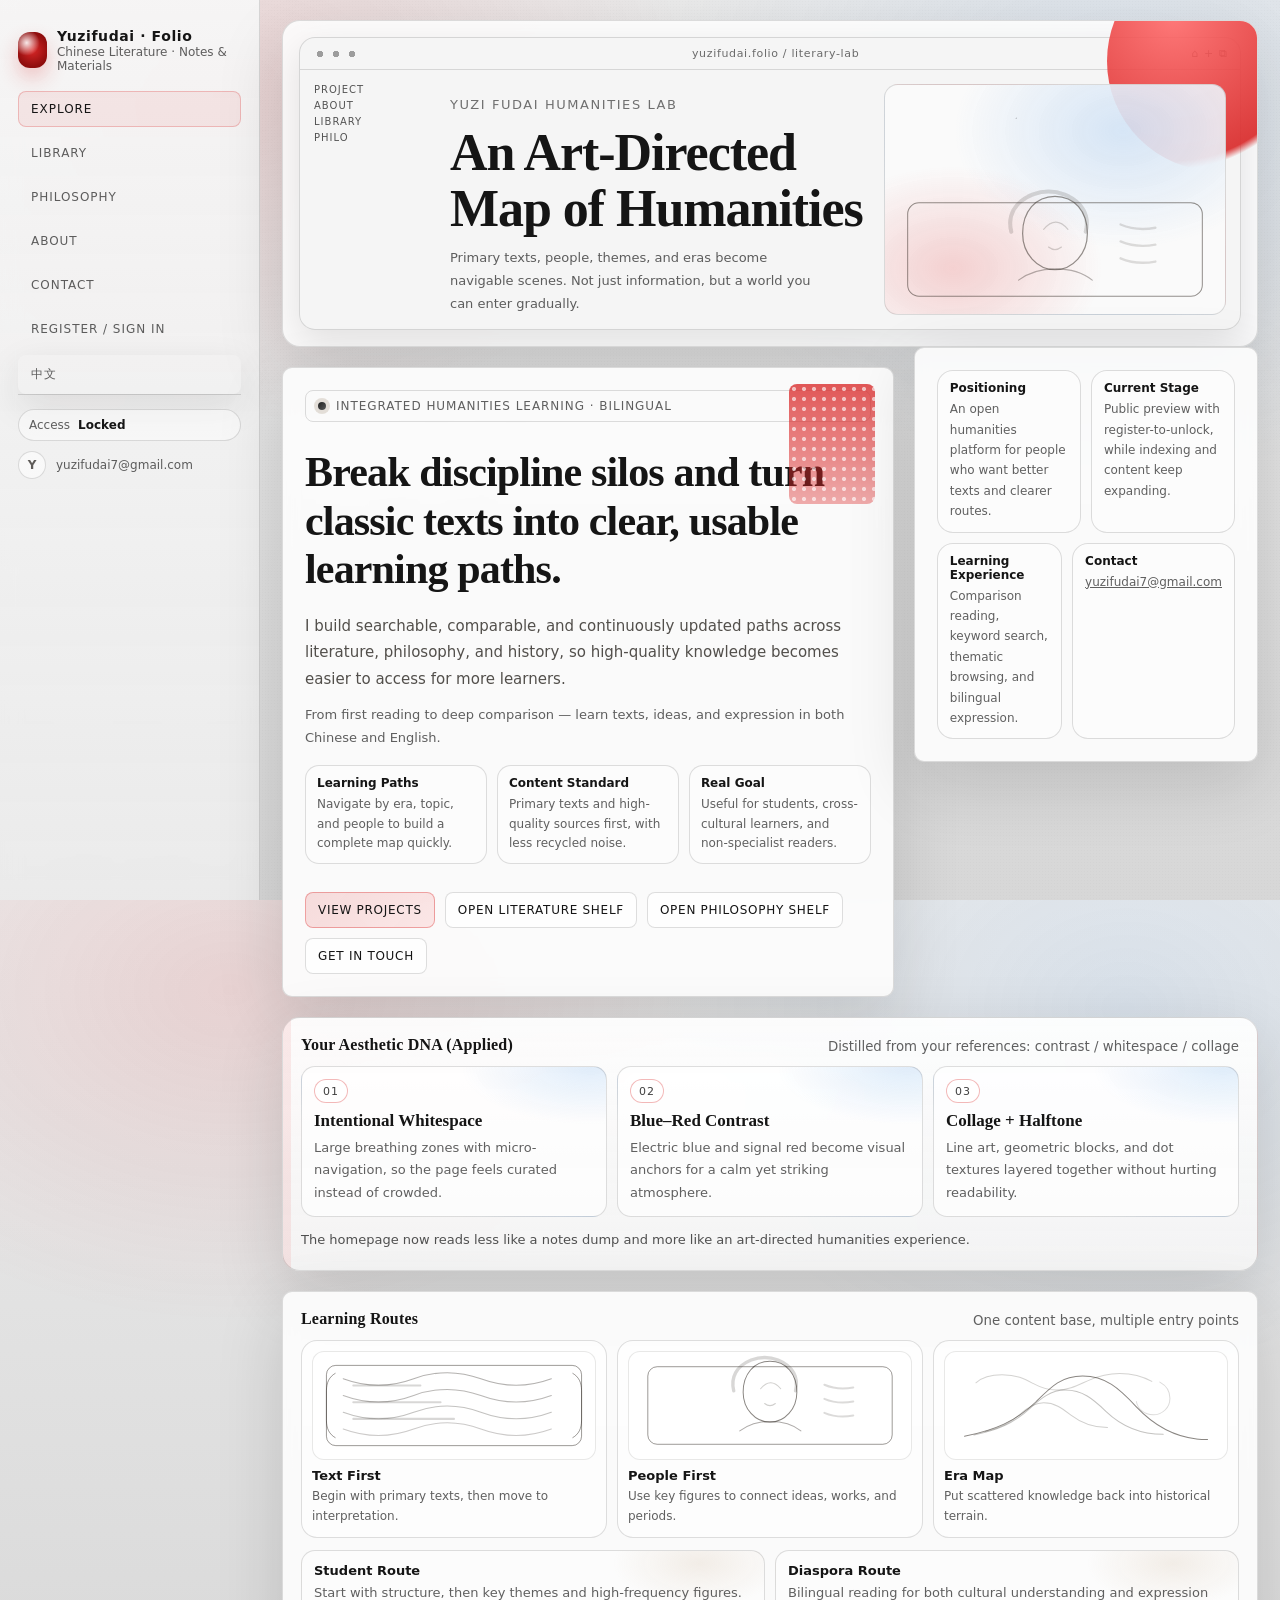
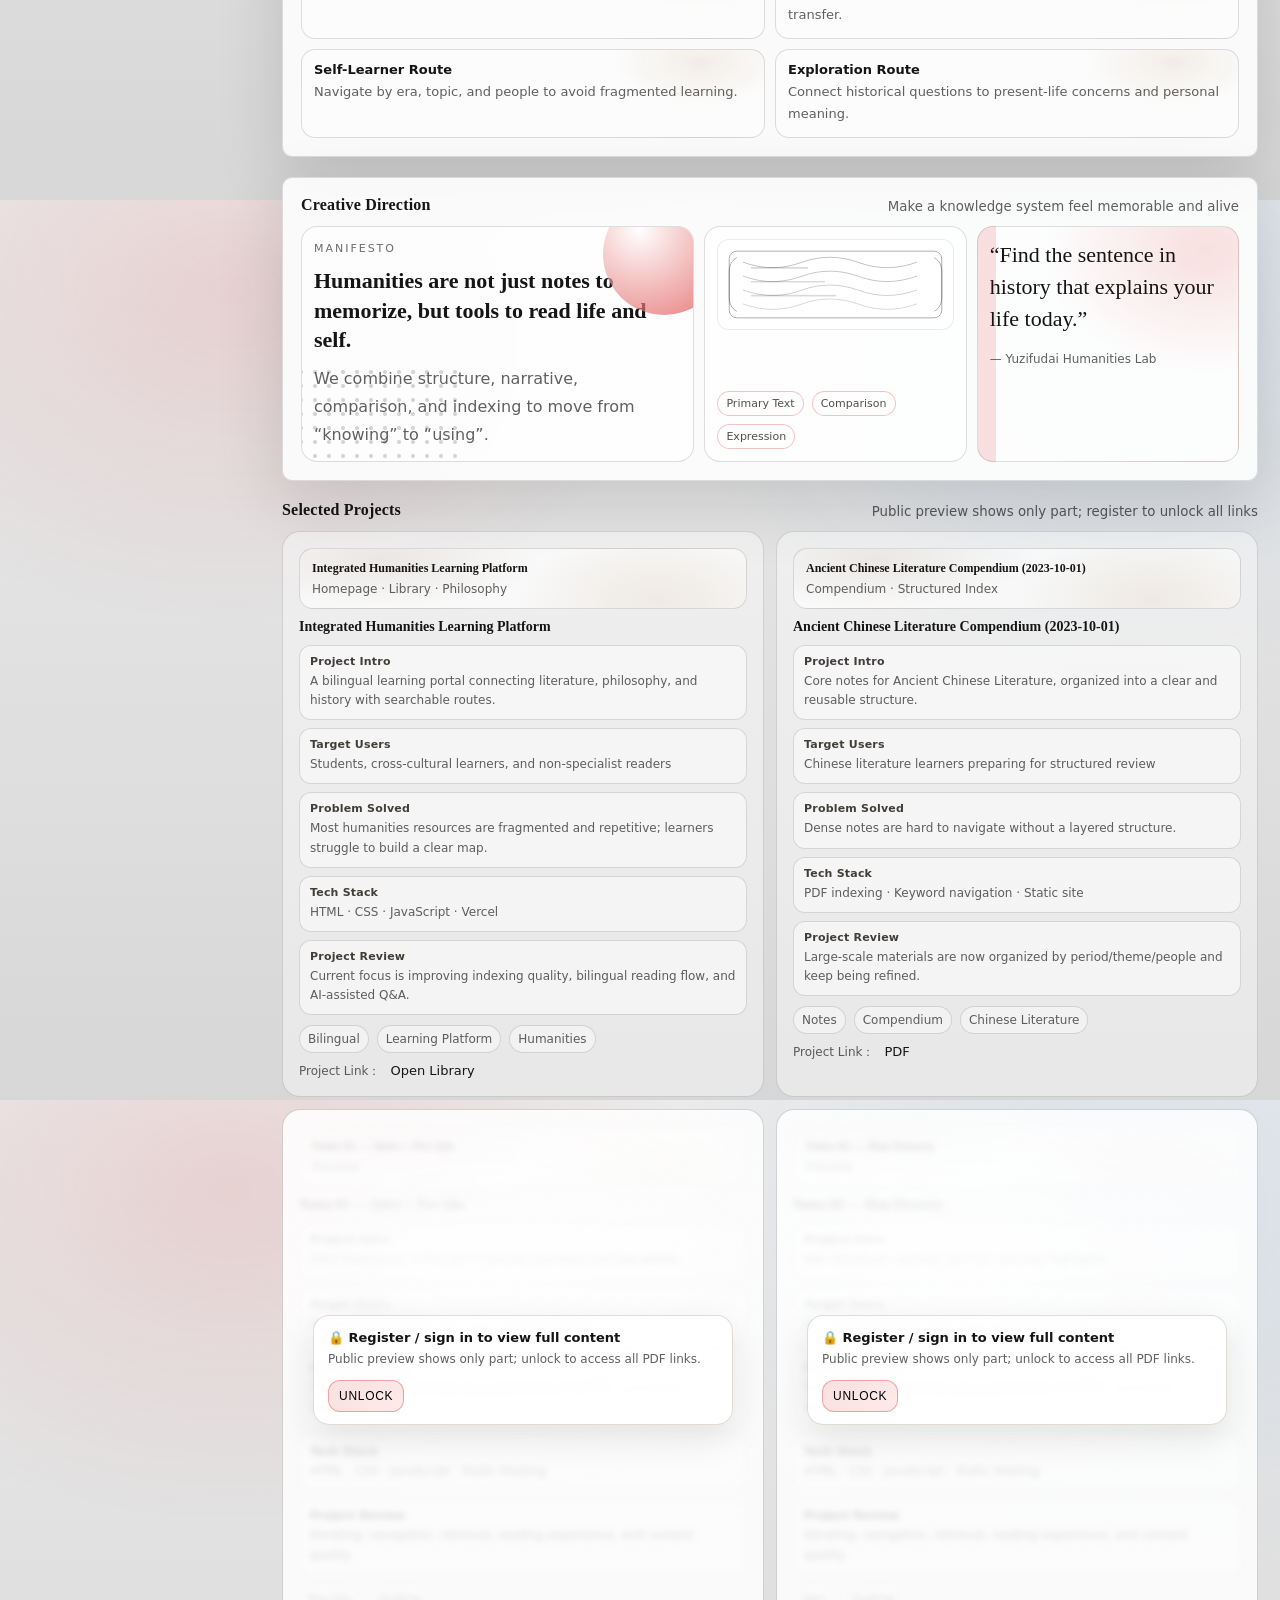
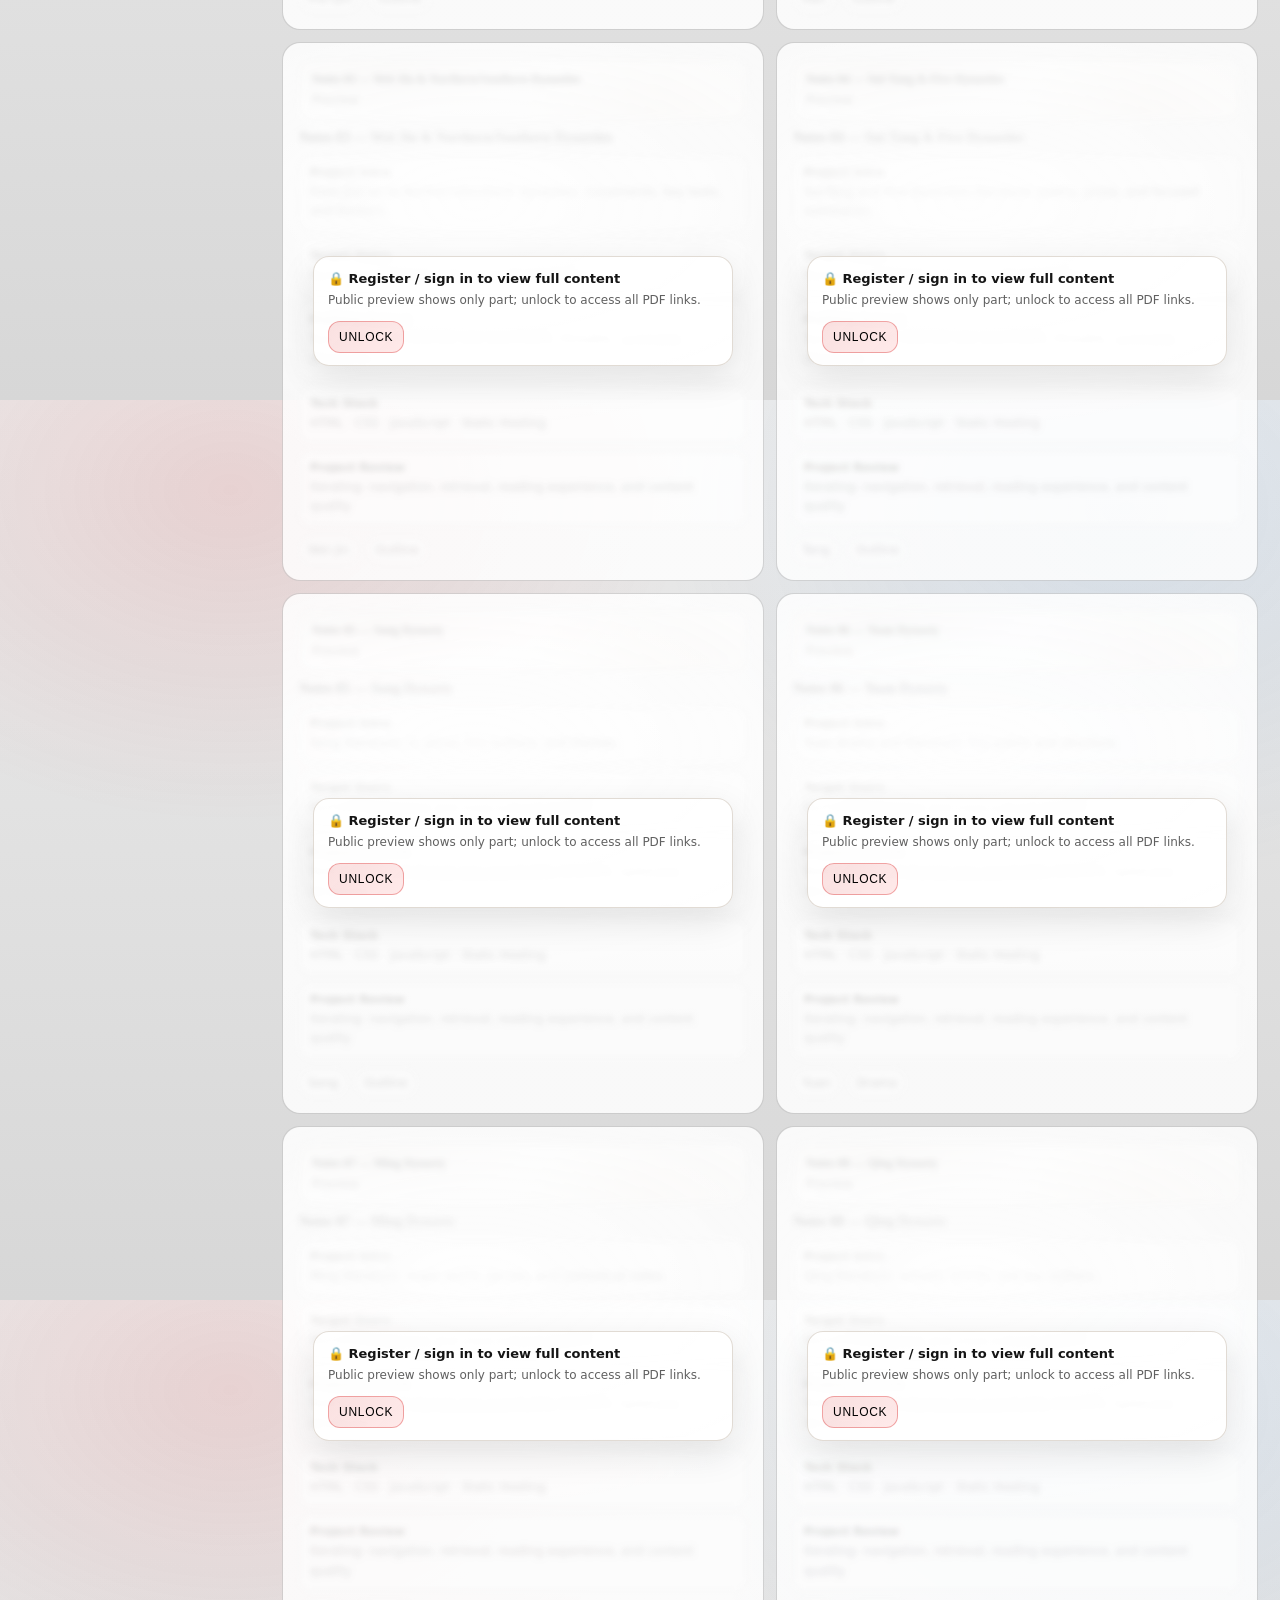
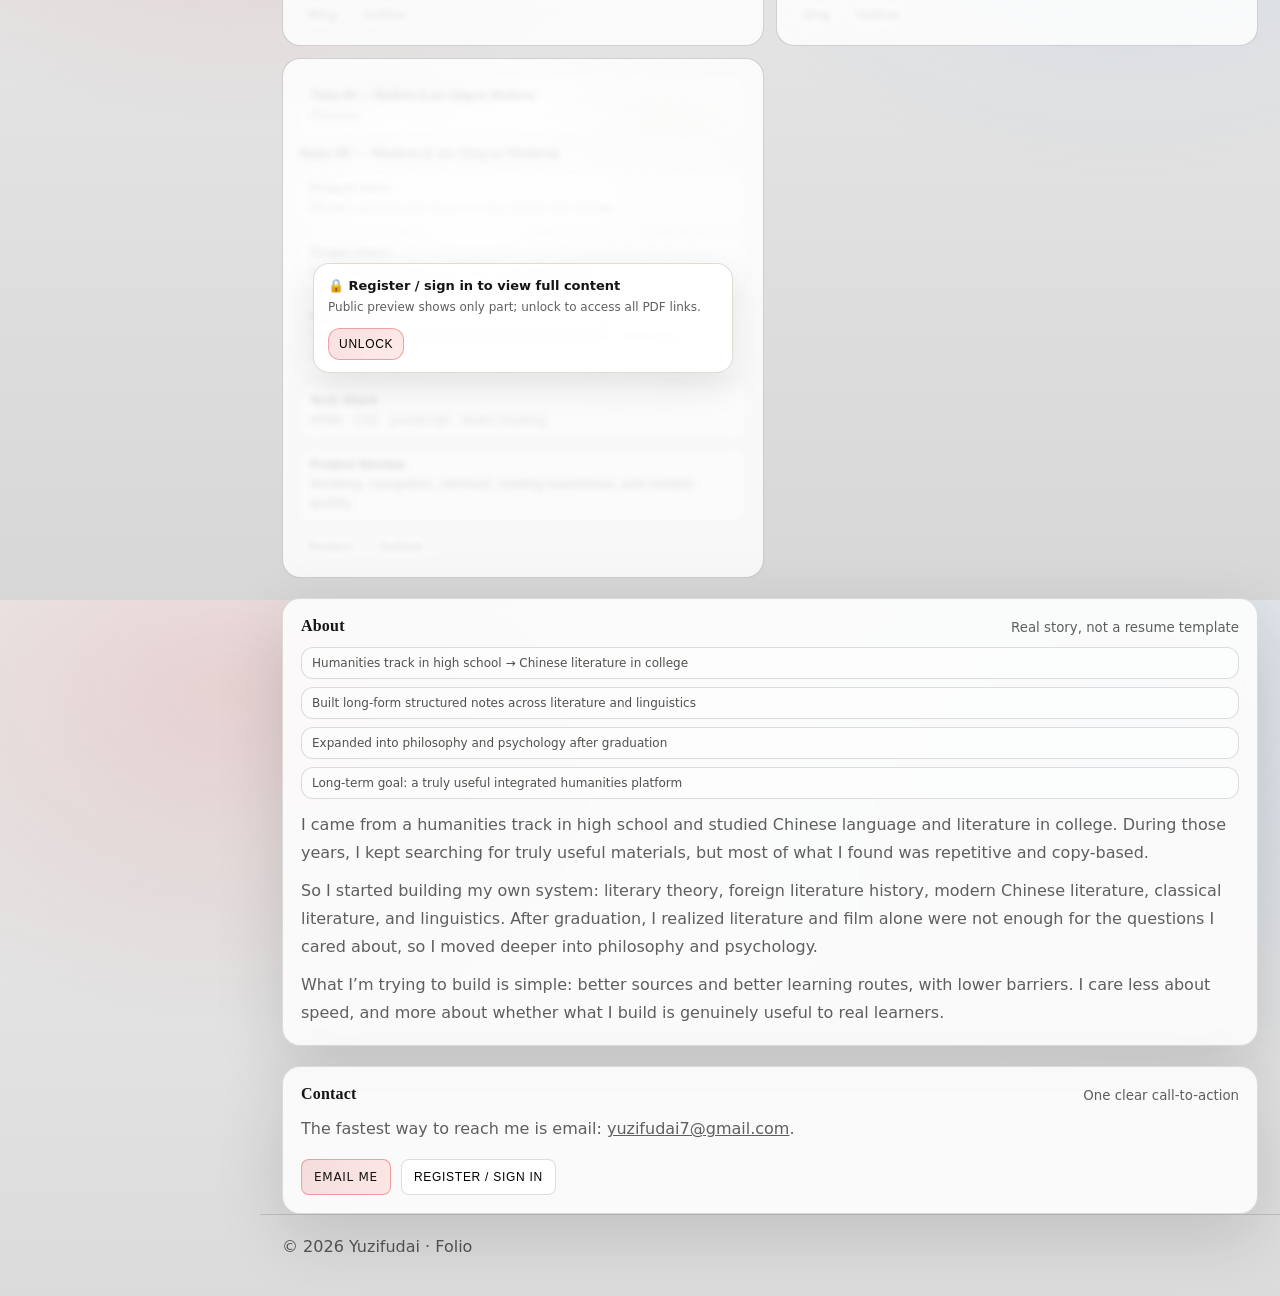
<file: index.html>
<!doctype html>
<html lang="en">
  <head>
    <meta charset="utf-8" />
    <meta name="viewport" content="width=device-width, initial-scale=1" />
    <title>Yuzifudai · Folio</title>
    <style>
      body{
        margin:0;min-height:100vh;display:grid;place-items:center;padding:24px;
        background:radial-gradient(900px 520px at 18% 8%, rgba(176, 140, 98, 0.18), transparent 62%),
          radial-gradient(1000px 650px at 85% 18%, rgba(108, 75, 42, 0.10), transparent 60%),
          linear-gradient(180deg, #fbf7f0, #f6f1e8);
        color:#231f1a;
        font-family:system-ui,-apple-system,Segoe UI,Roboto,Ubuntu,Cantarell,Noto Sans,sans-serif;
      }
      .card{max-width:720px;width:100%;border:1px solid rgba(35,31,26,.14);border-radius:18px;padding:20px;background:rgba(255,255,255,.72);box-shadow:0 18px 60px rgba(35,31,26,.12)}
      h1{margin:0 0 8px;font-size:22px;font-family:Georgia,"Times New Roman",Times,serif}
      p{margin:0 0 14px;color:rgba(35,31,26,.66);line-height:1.55}
      .row{display:flex;gap:10px;flex-wrap:wrap}
      a{display:inline-block;padding:10px 14px;border-radius:999px;border:1px solid rgba(35,31,26,.14);text-decoration:none;color:#231f1a;background:rgba(255,255,255,.5)}
      a:hover{border-color:rgba(35,31,26,.26)}
    </style>
  </head>
  <body>
    <main class="card">
      <h1>Choose language / 选择语言</h1>
      <p>If you’re not redirected automatically, pick one:</p>
      <div class="row">
        <a href="./en/">English</a>
        <a href="./zh/">中文</a>
      </div>
    </main>

    <script>
      (function () {
        try {
          var saved = localStorage.getItem("preferred_locale");
          if (saved === "zh" || saved === "en") {
            location.replace("./" + saved + "/");
            return;
          }
        } catch (_) {}

        var lang = (navigator.language || "").toLowerCase();
        var target = lang.startsWith("zh") ? "zh" : "en";
        location.replace("./" + target + "/");
      })();
    </script>
  </body>
</html>
</file>
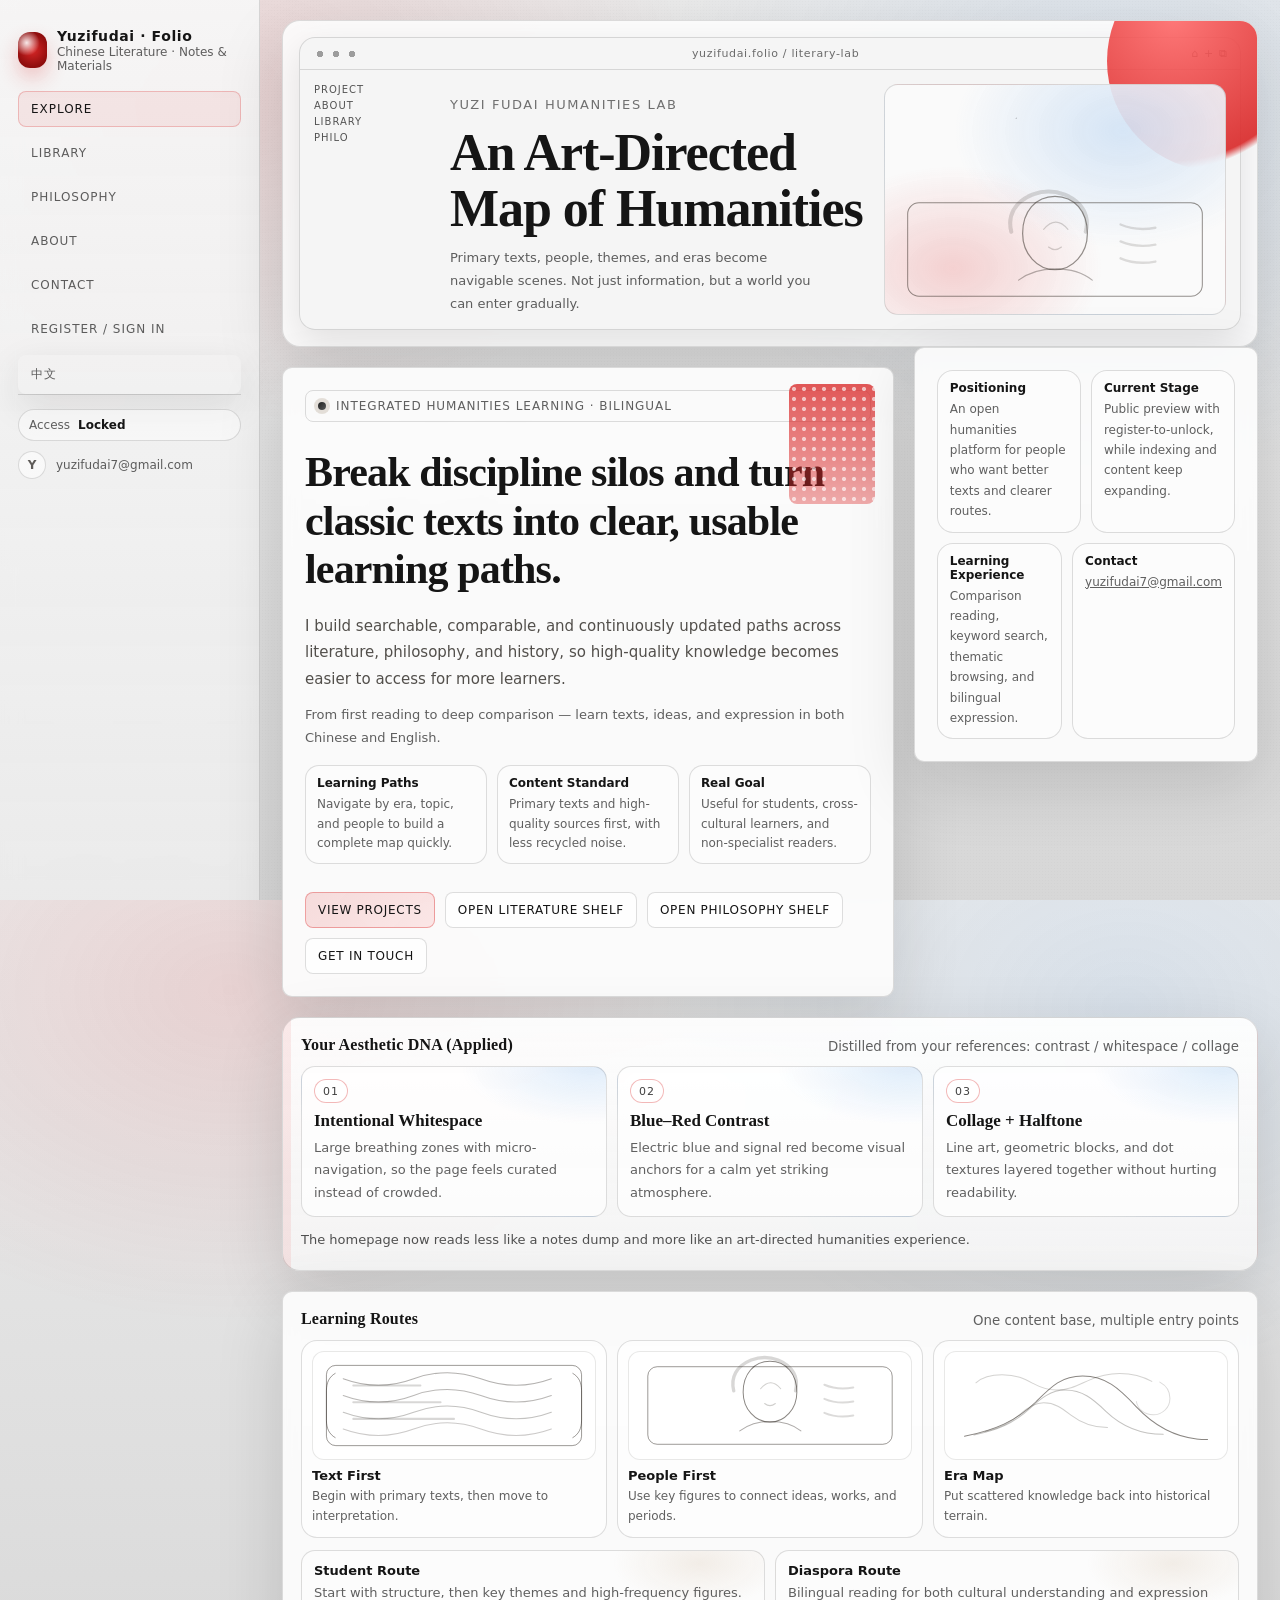
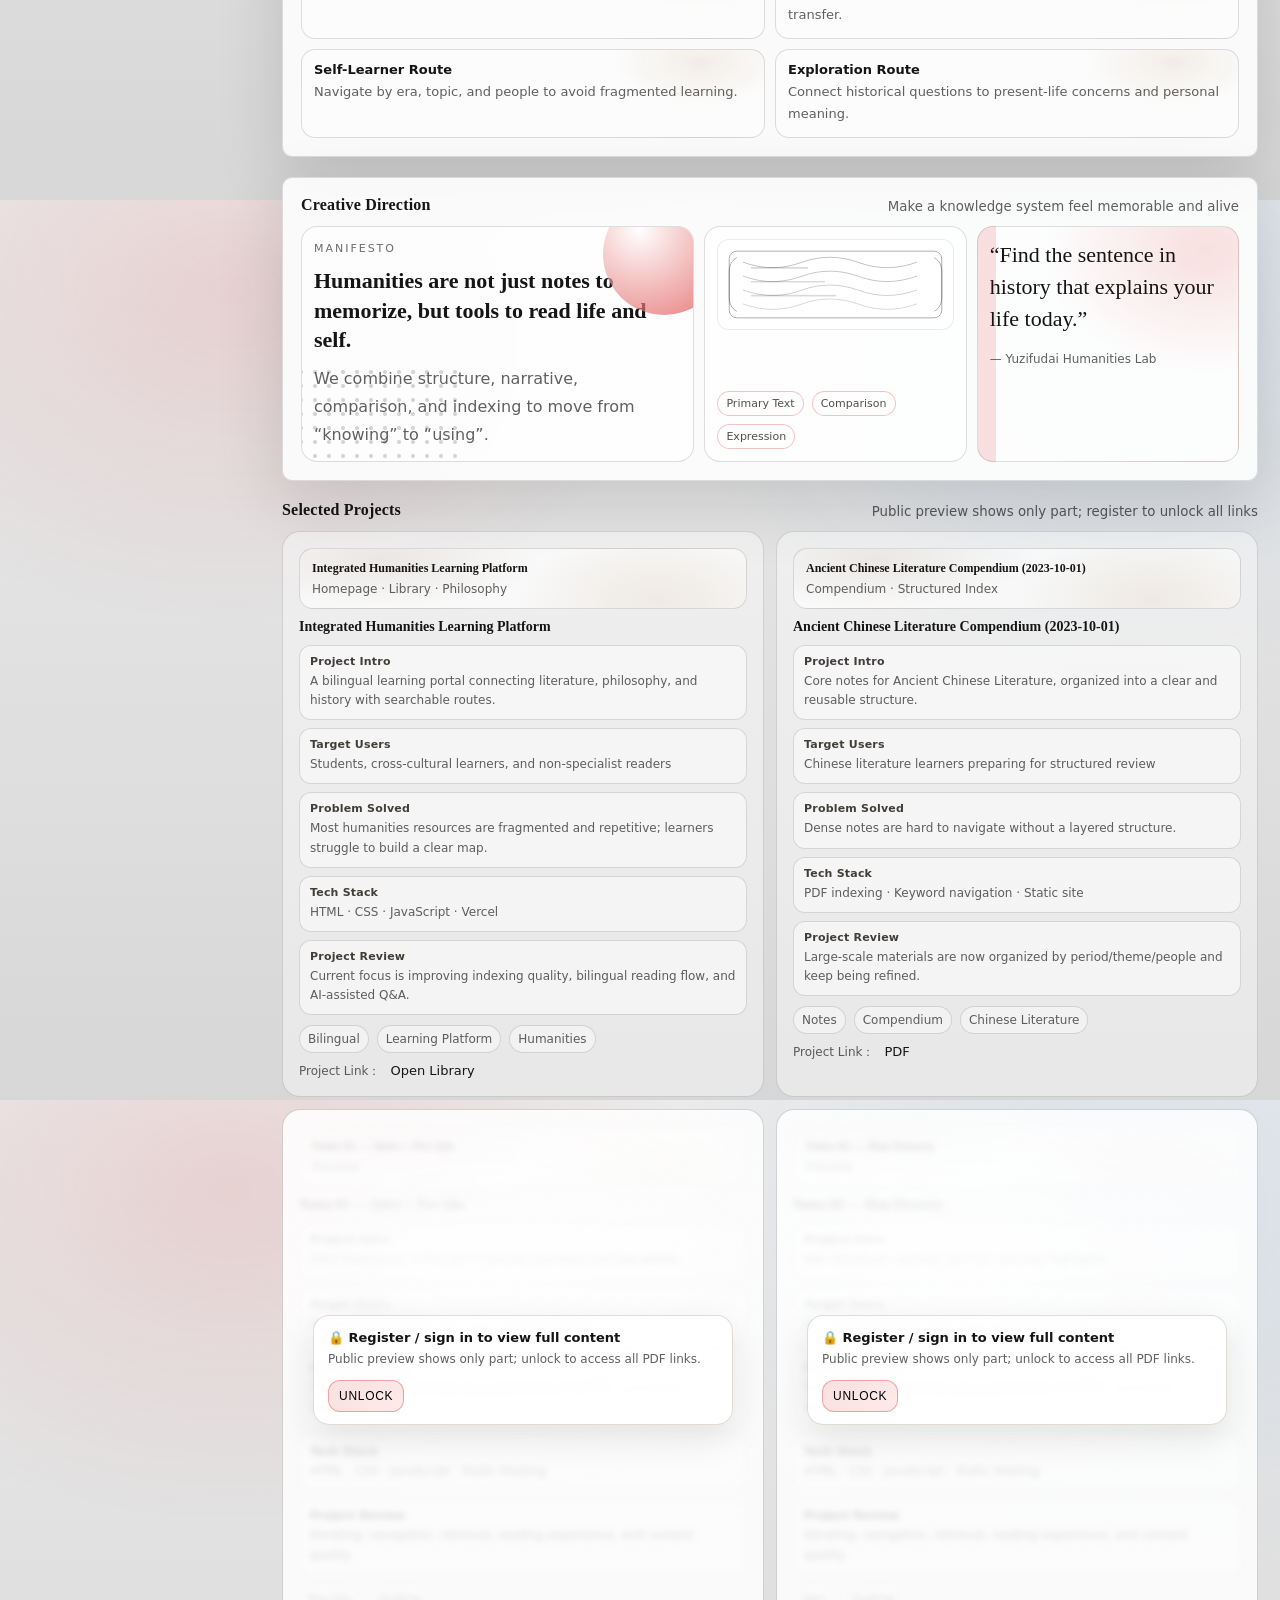
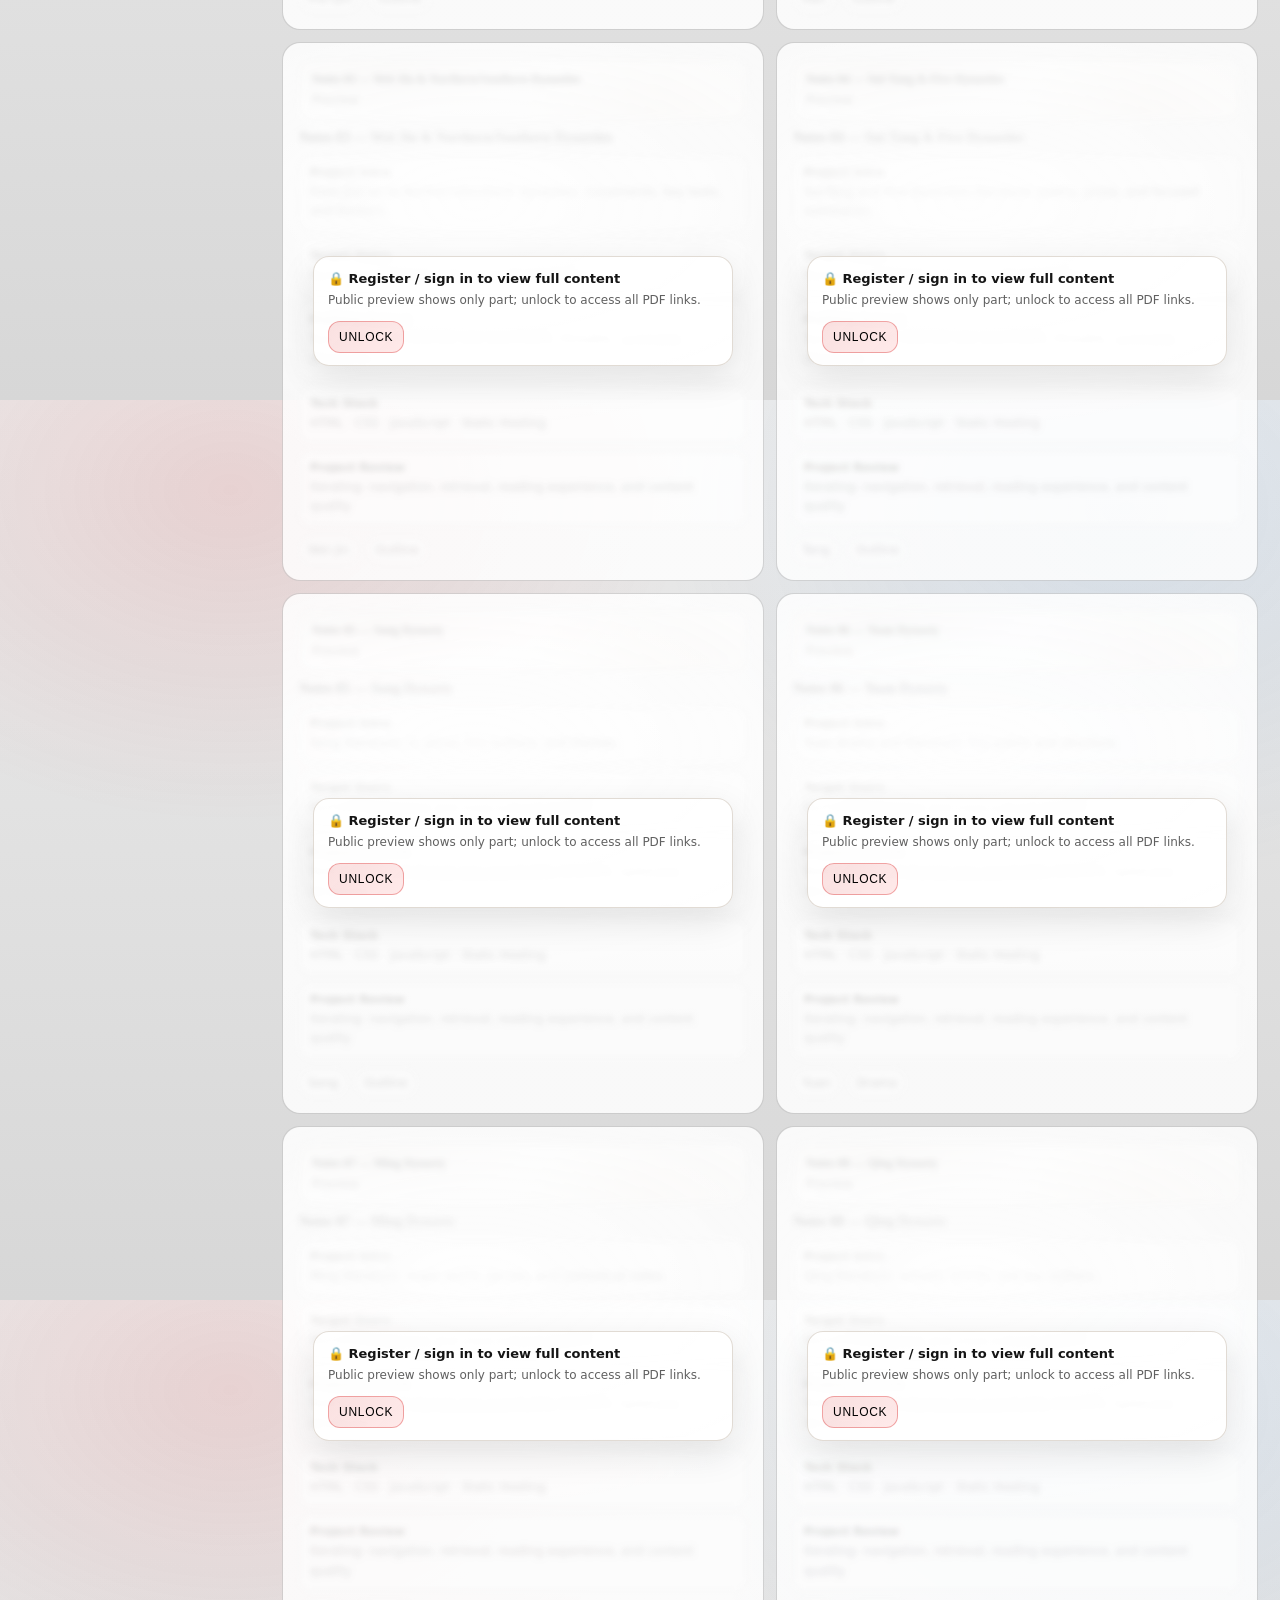
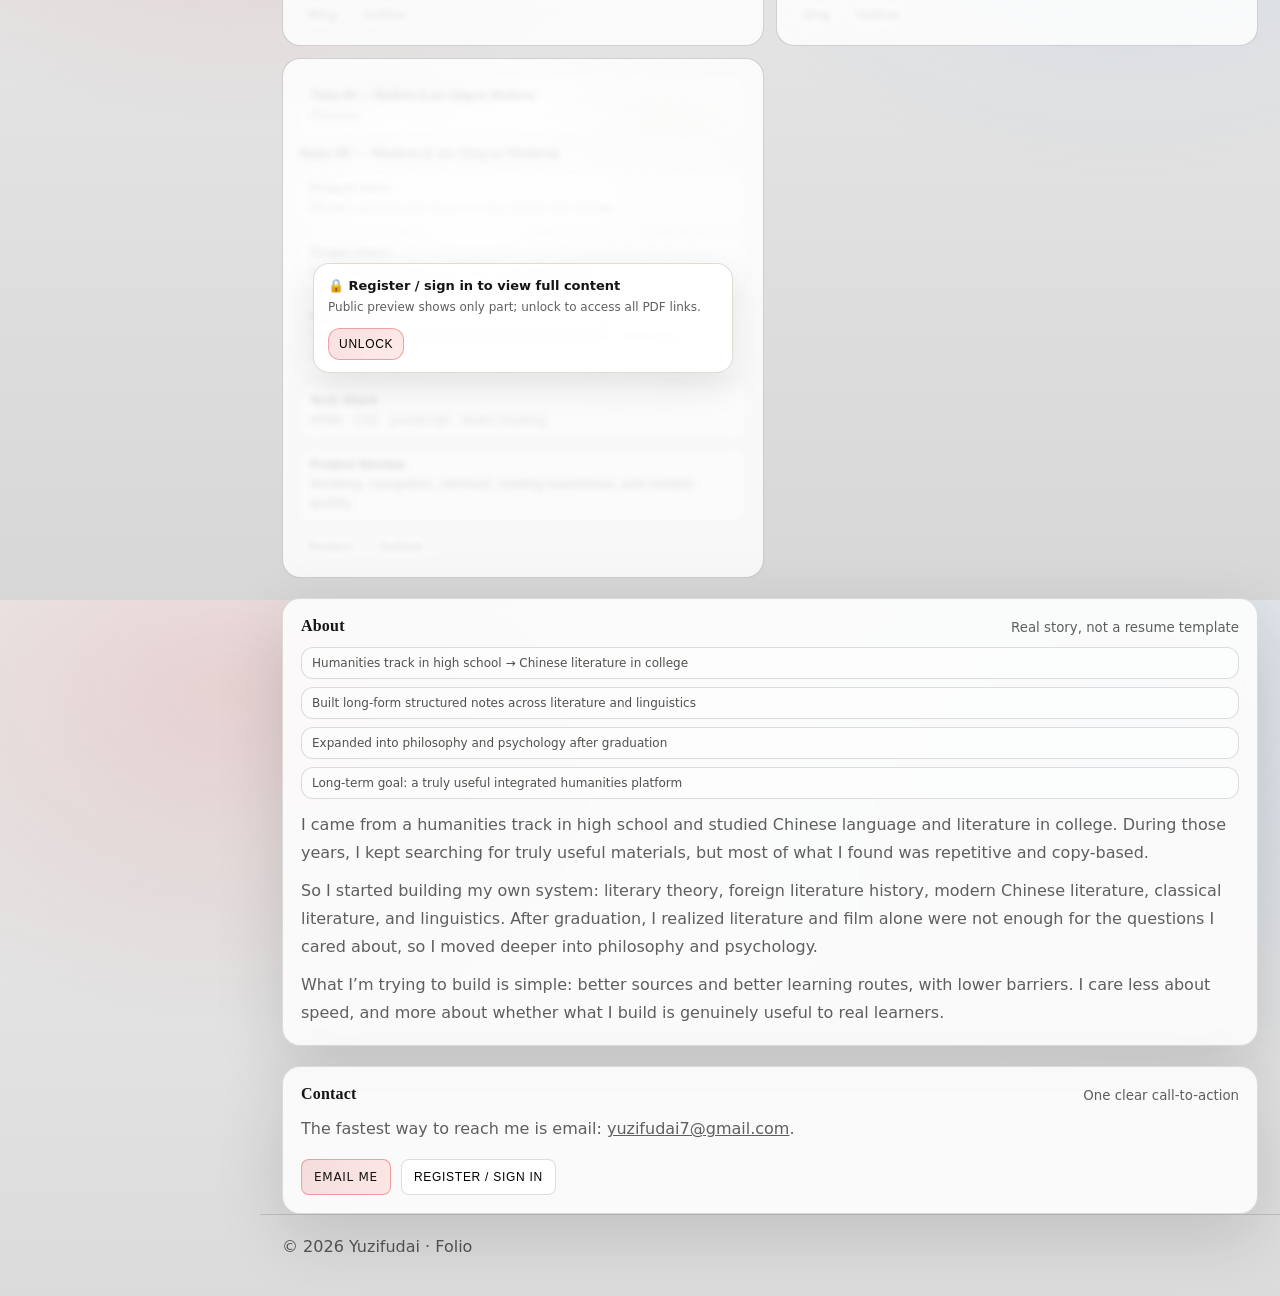
<file: en/index.html>
<!doctype html>
<html lang="en">
  <head>
    <meta charset="utf-8" />
    <meta name="viewport" content="width=device-width, initial-scale=1" />
    <title>Yuzifudai · Folio</title>
    <meta name="description" content="Yuzifudai’s folio: curated notes and materials on Chinese literature, plus contact." />
    <link rel="stylesheet" href="../assets/css/main.css" />
  </head>
  <body>
    <a class="skip-link" href="#content">Skip to content</a>

    <div class="shell">
      <aside class="sidebar" aria-label="Sidebar navigation">
        <a class="brand" href="./">
          <div class="logo" aria-hidden="true"></div>
          <div>
            <strong>Yuzifudai · Folio</strong>
            <span>Chinese Literature · Notes & Materials</span>
          </div>
        </a>

        <nav class="side-nav" aria-label="Site navigation">
          <a class="active" href="#projects">Explore</a>
          <a href="./library.html">Library</a>
          <a href="./philo.html">Philosophy</a>
          <a href="#about">About</a>
          <a href="#contact">Contact</a>
          <button type="button" id="open-access">Register / Sign in</button>
          <a class="pill" href="../zh/" aria-label="Switch to Chinese">中文</a>
        </nav>

        <div class="side-meta">
          <div class="access-badge" aria-live="polite">
            <span>Access</span>
            <strong id="access-status">Locked</strong>
          </div>
          <a class="side-email" href="mailto:yuzifudai7@gmail.com">
            <span class="avatar" aria-hidden="true">Y</span>
            <span>yuzifudai7@gmail.com</span>
          </a>
        </div>
      </aside>

      <div class="page">
        <header class="topbar">
          <div class="wrap nav">
            <a class="brand" href="./">
              <div class="logo" aria-hidden="true"></div>
              <div>
                <strong>Yuzifudai · Folio</strong>
                <span>Chinese Literature · Notes & Materials</span>
              </div>
            </a>
            <nav class="navlinks">
              <a href="#projects">Projects</a>
              <a href="./library.html">Library</a>
              <a href="./philo.html">Philosophy</a>
              <a href="#about">About</a>
              <a href="#contact" class="pill">Contact</a>
              <a href="#access" class="pill" id="open-access-mobile">Register</a>
              <a href="../zh/" class="pill" aria-label="Switch to Chinese">中文</a>
            </nav>
          </div>
        </header>

        <main id="content" class="wrap">
          <section class="card signature-stage">
            <div class="signature-window">
              <div class="window-top">
                <span class="dots"></span>
                <span class="window-url">yuzifudai.folio / literary-lab</span>
                <span class="window-tools">⌂  +  ⧉</span>
              </div>
              <div class="window-body">
                <aside class="window-mini-nav">
                  <a href="#projects">project</a>
                  <a href="#about">about</a>
                  <a href="./library.html">library</a>
                  <a href="./philo.html">philo</a>
                </aside>
                <div class="window-main">
                  <p class="window-kicker">YUZI FUDAI HUMANITIES LAB</p>
                  <h2>An Art-Directed<br />Map of Humanities</h2>
                  <p>
                    Primary texts, people, themes, and eras become navigable scenes. Not just information, but a world
                    you can enter gradually.
                  </p>
                </div>
                <div class="window-graphic" aria-hidden="true">
                  <div class="graphic-star"></div>
                  <img src="../assets/img/ink/portrait.svg" alt="" loading="lazy" />
                </div>
              </div>
            </div>
          </section>

          <div class="hero">
            <section class="card hero-main">
              <div class="kicker"><span class="kdot"></span> Integrated humanities learning · Bilingual</div>
              <h1>Break discipline silos and turn classic texts into clear, usable learning paths.</h1>
              <p class="hero-lead">
                I build searchable, comparable, and continuously updated paths across literature, philosophy, and history,
                so high-quality knowledge becomes easier to access for more learners.
              </p>
              <p class="hero-subline">From first reading to deep comparison — learn texts, ideas, and expression in both Chinese and English.</p>

              <div class="hero-focus" aria-label="Core directions">
                <div class="focus-item">
                  <b>Learning Paths</b>
                  <span>Navigate by era, topic, and people to build a complete map quickly.</span>
                </div>
                <div class="focus-item">
                  <b>Content Standard</b>
                  <span>Primary texts and high-quality sources first, with less recycled noise.</span>
                </div>
                <div class="focus-item">
                  <b>Real Goal</b>
                  <span>Useful for students, cross-cultural learners, and non-specialist readers.</span>
                </div>
              </div>

              <div class="cta">
                <a class="btn primary" href="#projects">View projects</a>
                <a class="btn" href="./library.html">Open literature shelf</a>
                <a class="btn" href="./philo.html">Open philosophy shelf</a>
                <a class="btn" href="#contact">Get in touch</a>
              </div>
            </section>

            <aside class="card meta hero-side">
              <div class="row">
                <div class="chip">
                  <b>Positioning</b>
                  <span>An open humanities platform for people who want better texts and clearer routes.</span>
                </div>
                <div class="chip">
                  <b>Current Stage</b>
                  <span>Public preview with register-to-unlock, while indexing and content keep expanding.</span>
                </div>
              </div>
              <div class="row">
                <div class="chip">
                  <b>Learning Experience</b>
                  <span>Comparison reading, keyword search, thematic browsing, and bilingual expression.</span>
                </div>
                <div class="chip">
                  <b>Contact</b>
                  <span><a href="mailto:yuzifudai7@gmail.com">yuzifudai7@gmail.com</a></span>
                </div>
              </div>
            </aside>
          </div>

          <section class="card taste-map">
            <div class="section-head">
              <h2>Your Aesthetic DNA (Applied)</h2>
              <small>Distilled from your references: contrast / whitespace / collage</small>
            </div>
            <div class="taste-grid">
              <article class="taste-card">
                <span class="taste-no">01</span>
                <h3>Intentional Whitespace</h3>
                <p>Large breathing zones with micro-navigation, so the page feels curated instead of crowded.</p>
              </article>
              <article class="taste-card">
                <span class="taste-no">02</span>
                <h3>Blue–Red Contrast</h3>
                <p>Electric blue and signal red become visual anchors for a calm yet striking atmosphere.</p>
              </article>
              <article class="taste-card">
                <span class="taste-no">03</span>
                <h3>Collage + Halftone</h3>
                <p>Line art, geometric blocks, and dot textures layered together without hurting readability.</p>
              </article>
            </div>
            <p class="taste-note">The homepage now reads less like a notes dump and more like an art-directed humanities experience.</p>
          </section>

          <section class="card pathway-panel">
            <div class="section-head">
              <h2>Learning Routes</h2>
              <small>One content base, multiple entry points</small>
            </div>
            <div class="visual-atlas" aria-label="Line-art guidance">
              <article class="visual-card">
                <img src="../assets/img/ink/scroll.svg" alt="Scroll line art" loading="lazy" />
                <b>Text First</b>
                <p>Begin with primary texts, then move to interpretation.</p>
              </article>
              <article class="visual-card">
                <img src="../assets/img/ink/portrait.svg" alt="Portrait line art" loading="lazy" />
                <b>People First</b>
                <p>Use key figures to connect ideas, works, and periods.</p>
              </article>
              <article class="visual-card">
                <img src="../assets/img/ink/mountain.svg" alt="Mountain line art" loading="lazy" />
                <b>Era Map</b>
                <p>Put scattered knowledge back into historical terrain.</p>
              </article>
            </div>
            <div class="pathway-grid">
              <article class="pathway-item">
                <b>Student Route</b>
                <p>Start with structure, then key themes and high-frequency figures.</p>
              </article>
              <article class="pathway-item">
                <b>Diaspora Route</b>
                <p>Bilingual reading for both cultural understanding and expression transfer.</p>
              </article>
              <article class="pathway-item">
                <b>Self-Learner Route</b>
                <p>Navigate by era, topic, and people to avoid fragmented learning.</p>
              </article>
              <article class="pathway-item">
                <b>Exploration Route</b>
                <p>Connect historical questions to present-life concerns and personal meaning.</p>
              </article>
            </div>
          </section>

          <section class="card creative-scene">
            <div class="section-head">
              <h2>Creative Direction</h2>
              <small>Make a knowledge system feel memorable and alive</small>
            </div>
            <div class="creative-grid">
              <article class="creative-card creative-card-manifest">
                <p class="creative-kicker">MANIFESTO</p>
                <h3>Humanities are not just notes to memorize, but tools to read life and self.</h3>
                <p>We combine structure, narrative, comparison, and indexing to move from “knowing” to “using”.</p>
              </article>
              <article class="creative-card creative-card-lines">
                <img src="../assets/img/ink/scroll.svg" alt="Scroll line art" loading="lazy" />
                <div class="creative-tags">
                  <span>Primary Text</span><span>Comparison</span><span>Expression</span>
                </div>
              </article>
              <article class="creative-card creative-card-quote">
                <blockquote>
                  “Find the sentence in history that explains your life today.”
                </blockquote>
                <p>— Yuzifudai Humanities Lab</p>
              </article>
            </div>
          </section>

          <section id="projects">
            <div class="section-head">
              <h2>Selected Projects</h2>
              <small>Public preview shows only part; register to unlock all links</small>
            </div>
            <div class="grid" data-projects></div>
          </section>

          <section id="about" class="card" style="padding:18px">
            <div class="section-head">
              <h2>About</h2>
              <small>Real story, not a resume template</small>
            </div>
            <div class="about-journey">
              <span>Humanities track in high school → Chinese literature in college</span>
              <span>Built long-form structured notes across literature and linguistics</span>
              <span>Expanded into philosophy and psychology after graduation</span>
              <span>Long-term goal: a truly useful integrated humanities platform</span>
            </div>
            <div class="about-copy">
              <p>
                I came from a humanities track in high school and studied Chinese language and literature in college.
                During those years, I kept searching for truly useful materials, but most of what I found was repetitive
                and copy-based.
              </p>
              <p>
                So I started building my own system: literary theory, foreign literature history, modern Chinese
                literature, classical literature, and linguistics. After graduation, I realized literature and film alone
                were not enough for the questions I cared about, so I moved deeper into philosophy and psychology.
              </p>
              <p>
                What I’m trying to build is simple: better sources and better learning routes, with lower barriers. I
                care less about speed, and more about whether what I build is genuinely useful to real learners.
              </p>
            </div>
          </section>

          <section id="contact" class="card" style="padding:18px">
            <div class="section-head">
              <h2>Contact</h2>
              <small>One clear call-to-action</small>
            </div>
            <p>
              The fastest way to reach me is email:
              <a href="mailto:yuzifudai7@gmail.com">yuzifudai7@gmail.com</a>.
            </p>
            <div class="cta">
              <a class="btn primary" href="mailto:yuzifudai7@gmail.com">Email me</a>
              <button class="btn" type="button" id="open-access-cta">Register / Sign in</button>
            </div>
          </section>
        </main>

        <footer>
          <div class="wrap">
            <div>© <span id="y"></span> Yuzifudai · Folio</div>
          </div>
        </footer>
      </div>
    </div>

    <div class="modal" id="access-modal" role="dialog" aria-modal="true" aria-labelledby="access-title">
      <div class="modal-card">
        <h3 id="access-title">Register / Sign in to unlock full content</h3>
        <p class="hint">
          Note: This is a lightweight static “unlock” for display control, not strong security.
        </p>

        <div class="field">
          <label for="access-email">Email (optional)</label>
          <input id="access-email" type="email" autocomplete="email" placeholder="name@example.com" />
        </div>
        <div class="field">
          <label for="access-code">Access code</label>
          <input id="access-code" type="password" autocomplete="current-password" placeholder="Enter access code" />
        </div>

        <div class="modal-actions">
          <button class="btn primary" type="button" id="access-unlock">Unlock</button>
          <button class="btn" type="button" id="access-logout">Log out</button>
          <button class="btn" type="button" id="access-close">Close</button>
        </div>
        <div class="modal-note" id="access-message" aria-live="polite"></div>
      </div>
    </div>

    <script src="../assets/js/projects-data.js"></script>
    <script src="../assets/js/access-config.js"></script>
    <script src="../assets/js/site.js"></script>
    <script>
      document.getElementById("y").textContent = String(new Date().getFullYear());
    </script>
  </body>
</html>
</file>
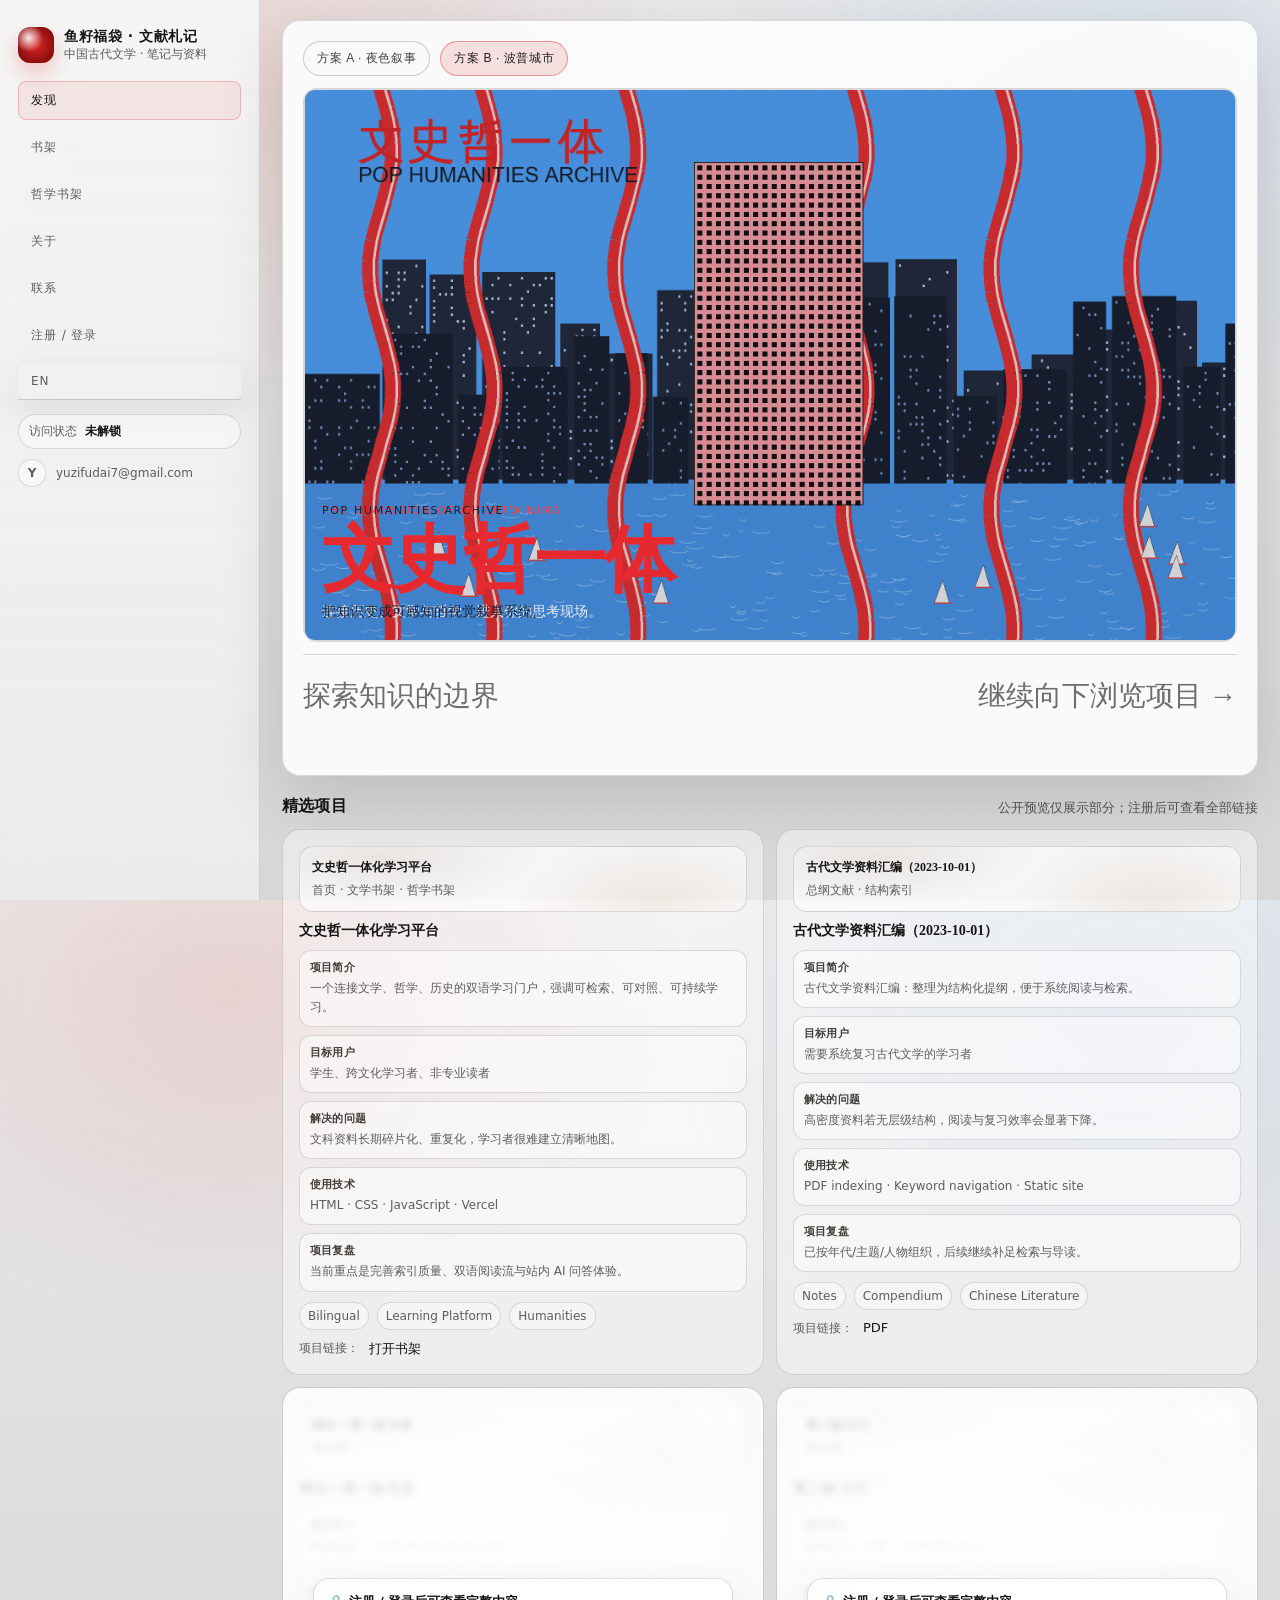
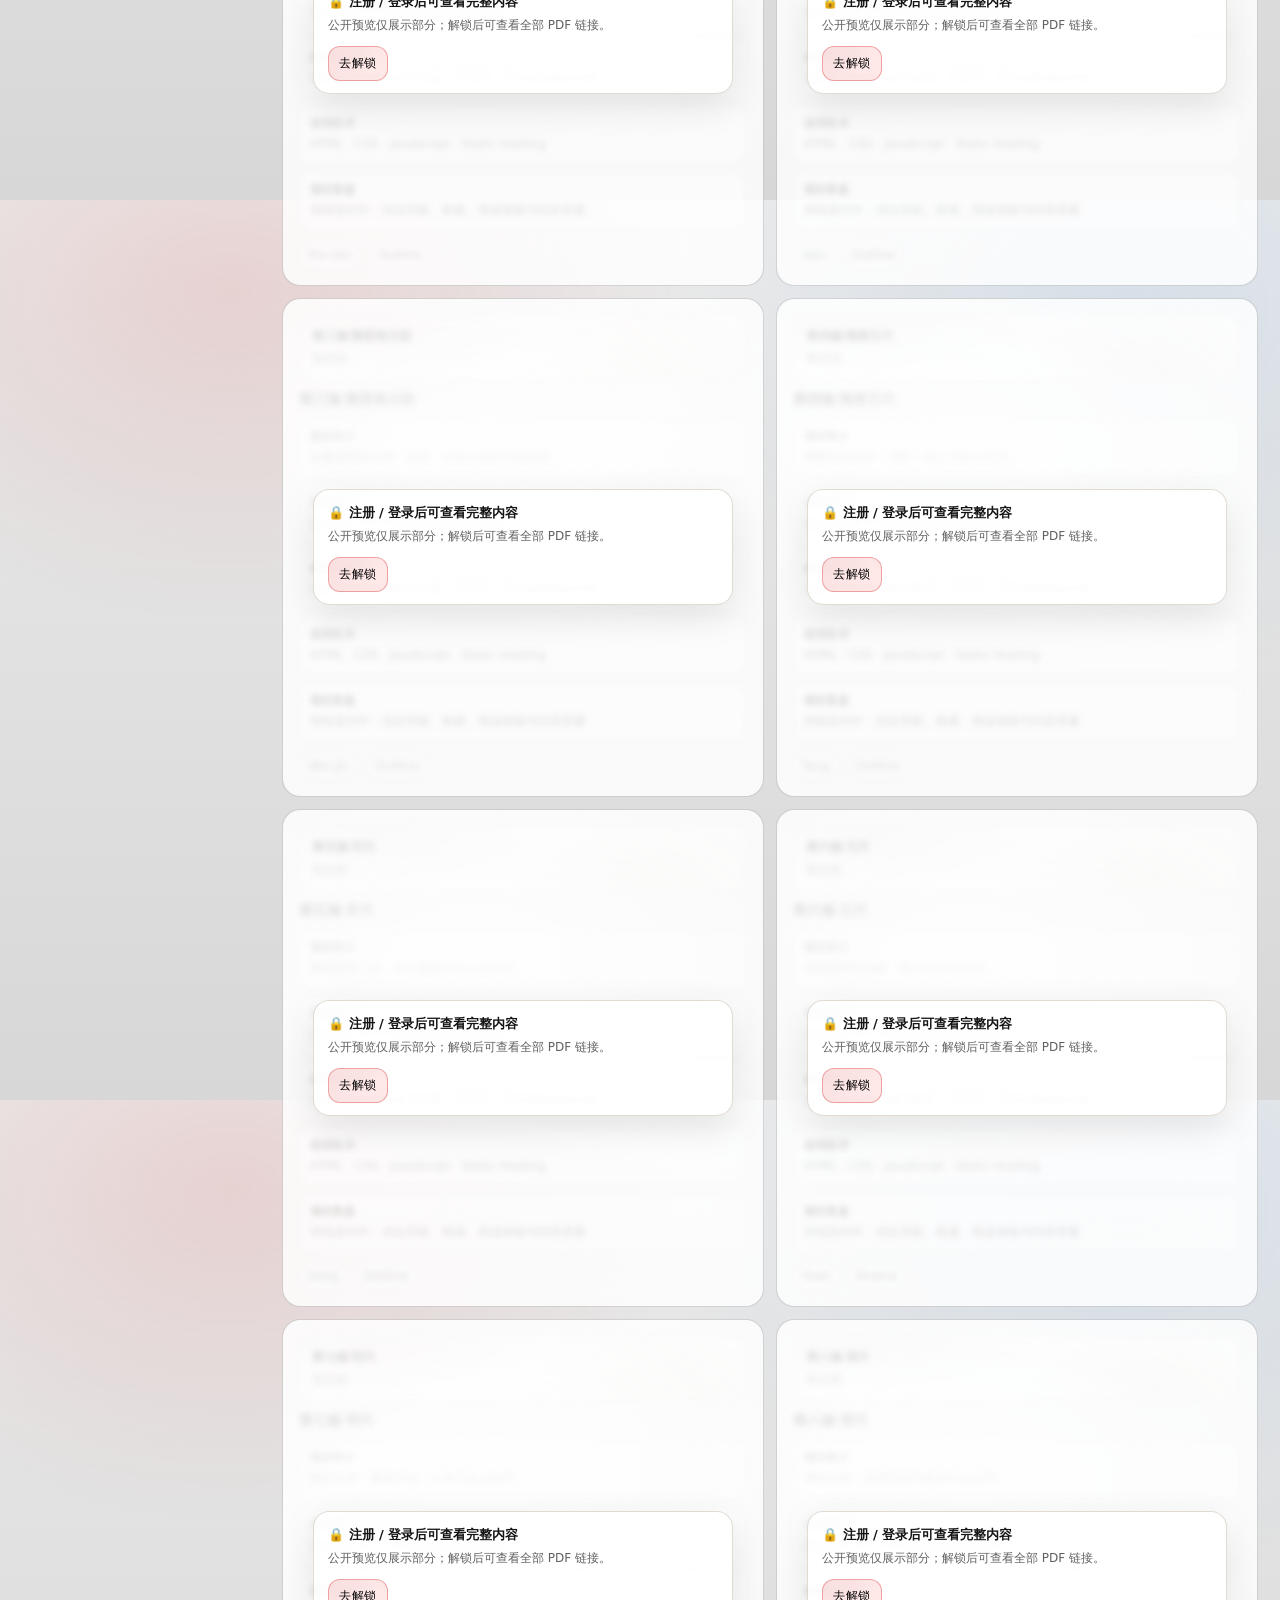
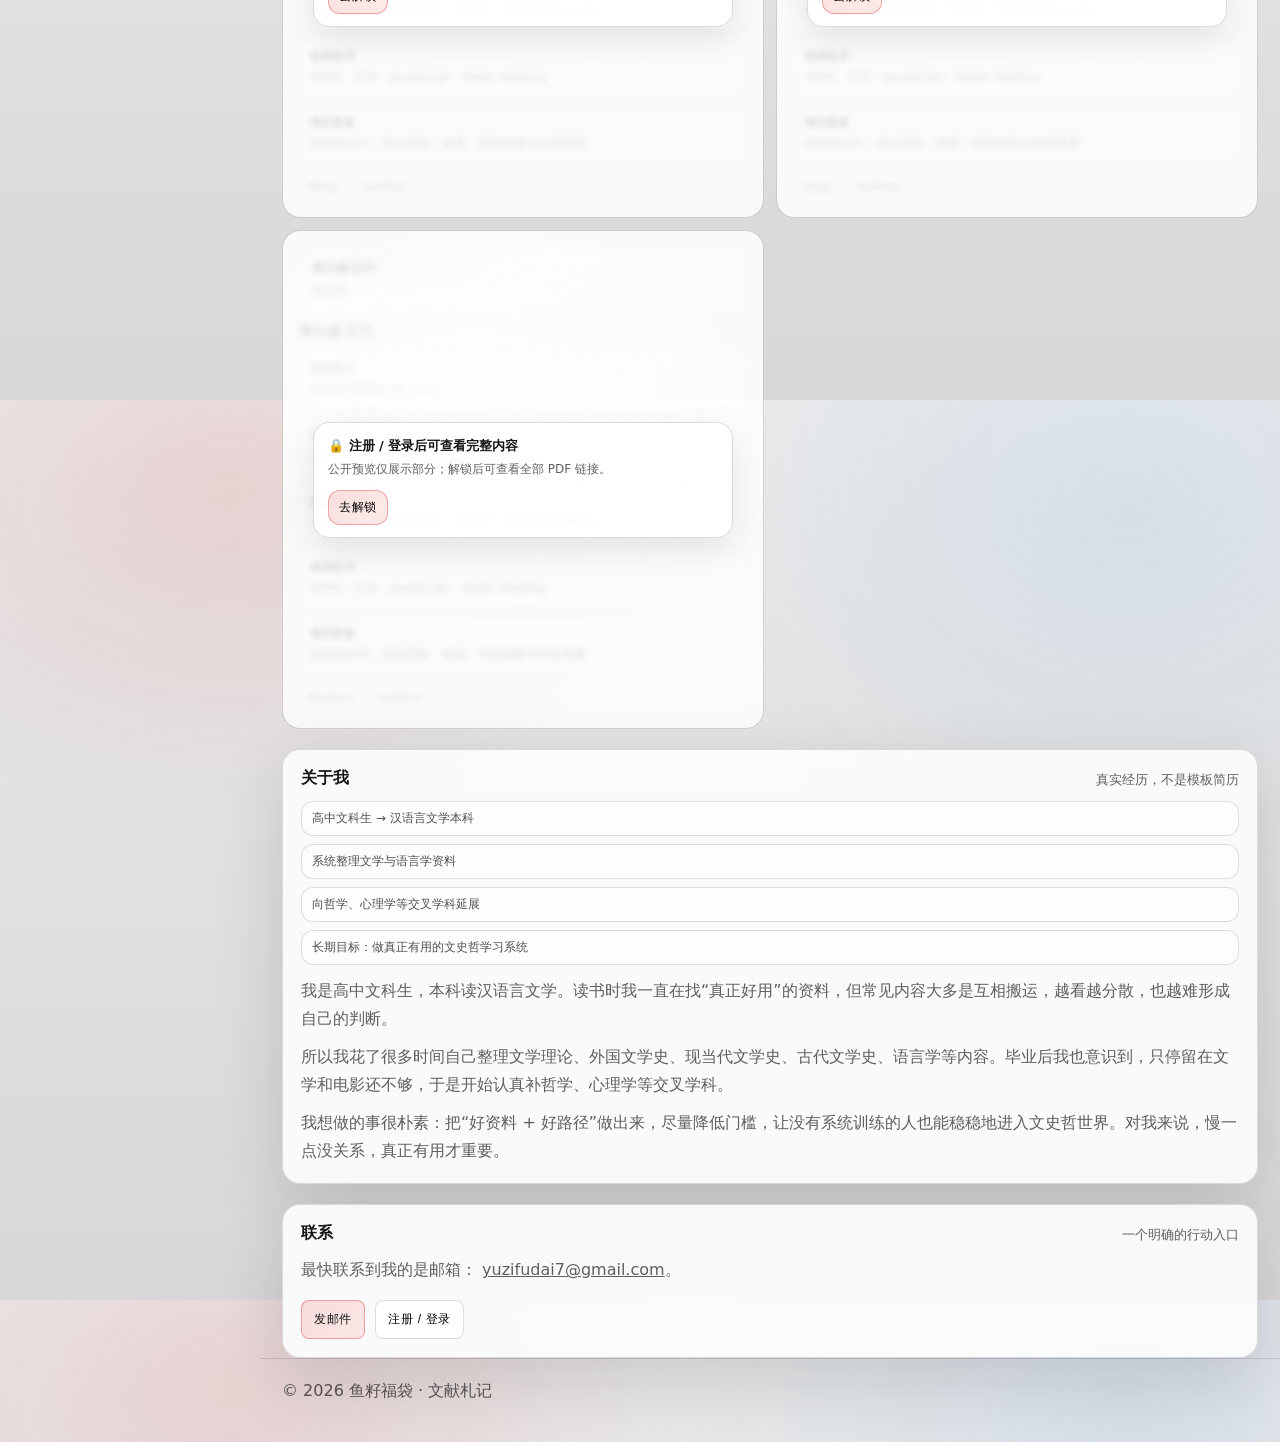
<file: zh/index.html>
<!doctype html>
<html lang="zh-Hans">
  <head>
    <meta charset="utf-8" />
    <meta name="viewport" content="width=device-width, initial-scale=1" />
    <title>鱼籽福袋 · 文献札记</title>
    <meta name="description" content="鱼籽福袋的文献札记与作品集：精选古代文学笔记、资料与联系方式。" />
    <link rel="stylesheet" href="../assets/css/main.css" />
  </head>
  <body>
    <a class="skip-link" href="#content">跳到内容</a>

    <div class="shell">
      <aside class="sidebar" aria-label="侧边栏导航">
        <a class="brand" href="./">
          <div class="logo" aria-hidden="true"></div>
          <div>
            <strong>鱼籽福袋 · 文献札记</strong>
            <span>中国古代文学 · 笔记与资料</span>
          </div>
        </a>

        <nav class="side-nav" aria-label="站点导航">
          <a class="active" href="#projects">发现</a>
          <a href="./library.html">书架</a>
          <a href="./philo.html">哲学书架</a>
          <a href="#about">关于</a>
          <a href="#contact">联系</a>
          <button type="button" id="open-access">注册 / 登录</button>
          <a class="pill" href="../en/" aria-label="切换到英文">EN</a>
        </nav>

        <div class="side-meta">
          <div class="access-badge" aria-live="polite">
            <span>访问状态</span>
            <strong id="access-status">未解锁</strong>
          </div>
          <a class="side-email" href="mailto:yuzifudai7@gmail.com">
            <span class="avatar" aria-hidden="true">Y</span>
            <span>yuzifudai7@gmail.com</span>
          </a>
        </div>
      </aside>

      <div class="page">
        <header class="topbar">
          <div class="wrap nav">
            <a class="brand" href="./">
              <div class="logo" aria-hidden="true"></div>
              <div>
                <strong>鱼籽福袋 · 文献札记</strong>
                <span>中国古代文学 · 笔记与资料</span>
              </div>
            </a>
            <nav class="navlinks">
              <a href="#projects">项目</a>
              <a href="./library.html">书架</a>
              <a href="./philo.html">哲学</a>
              <a href="#about">关于</a>
              <a href="#contact" class="pill">联系</a>
              <a href="#access" class="pill" id="open-access-mobile">注册</a>
              <a href="../en/" class="pill" aria-label="切换到英文">EN</a>
            </nav>
          </div>
        </header>

        <main id="content" class="wrap">
          <section class="card poster-home">
            <div class="ab-switch" role="tablist" aria-label="主页主视觉方案">
              <button class="ab-btn" type="button" data-hero-variant="a">方案 A · 夜色叙事</button>
              <button class="ab-btn active" type="button" data-hero-variant="b">方案 B · 波普城市</button>
            </div>

            <article class="mood-card mood-hero-stage">
              <img id="hero-visual" src="../assets/img/style/hero-original-b.png" alt="文史哲一体主视觉B" loading="eager" />
              <div class="hero-overlay hero-overlay-a" id="hero-overlay-a" hidden>
                <p>THE DIMENSION OF INTERTWINING</p>
                <h1>文史哲一体</h1>
                <span>连接历史、文学与哲学，进入你的思考现场。</span>
              </div>
              <div class="hero-overlay hero-overlay-b" id="hero-overlay-b">
                <p>POP HUMANITIES ARCHIVE</p>
                <h1>文史哲一体</h1>
                <span>把知识变成可感知的视觉叙事系统。</span>
              </div>
            </article>

            <footer class="poster-footer">
              <span>探索知识的边界</span>
              <a href="#projects">继续向下浏览项目 →</a>
            </footer>
          </section>

          <section id="projects">
            <div class="section-head">
              <h2>精选项目</h2>
              <small>公开预览仅展示部分；注册后可查看全部链接</small>
            </div>
            <div class="grid" data-projects></div>
          </section>

          <section id="about" class="card" style="padding:18px">
            <div class="section-head">
              <h2>关于我</h2>
              <small>真实经历，不是模板简历</small>
            </div>
            <div class="about-journey">
              <span>高中文科生 → 汉语言文学本科</span>
              <span>系统整理文学与语言学资料</span>
              <span>向哲学、心理学等交叉学科延展</span>
              <span>长期目标：做真正有用的文史哲学习系统</span>
            </div>
            <div class="about-copy">
              <p>
                我是高中文科生，本科读汉语言文学。读书时我一直在找“真正好用”的资料，但常见内容大多是互相搬运，越看越分散，也越难形成自己的判断。
              </p>
              <p>
                所以我花了很多时间自己整理文学理论、外国文学史、现当代文学史、古代文学史、语言学等内容。毕业后我也意识到，只停留在文学和电影还不够，于是开始认真补哲学、心理学等交叉学科。
              </p>
              <p>
                我想做的事很朴素：把“好资料 + 好路径”做出来，尽量降低门槛，让没有系统训练的人也能稳稳地进入文史哲世界。对我来说，慢一点没关系，真正有用才重要。
              </p>
            </div>
          </section>

          <section id="contact" class="card" style="padding:18px">
            <div class="section-head">
              <h2>联系</h2>
              <small>一个明确的行动入口</small>
            </div>
            <p>
              最快联系到我的是邮箱：
              <a href="mailto:yuzifudai7@gmail.com">yuzifudai7@gmail.com</a>。
            </p>
            <div class="cta">
              <a class="btn primary" href="mailto:yuzifudai7@gmail.com">发邮件</a>
              <button class="btn" type="button" id="open-access-cta">注册 / 登录</button>
            </div>
          </section>
        </main>

        <footer>
          <div class="wrap">
            <div>© <span id="y"></span> 鱼籽福袋 · 文献札记</div>
          </div>
        </footer>
      </div>
    </div>

    <div class="modal" id="access-modal" role="dialog" aria-modal="true" aria-labelledby="access-title">
      <div class="modal-card">
        <h3 id="access-title">注册 / 登录以解锁全部内容</h3>
        <p class="hint">提示：这是静态站点的“轻量解锁”，用于控制展示范围，不是强安全防护。</p>

        <div class="field">
          <label for="access-email">邮箱（可选）</label>
          <input id="access-email" type="email" autocomplete="email" placeholder="name@example.com" />
        </div>
        <div class="field">
          <label for="access-code">访问码</label>
          <input id="access-code" type="password" autocomplete="current-password" placeholder="输入访问码" />
        </div>

        <div class="modal-actions">
          <button class="btn primary" type="button" id="access-unlock">解锁</button>
          <button class="btn" type="button" id="access-logout">退出</button>
          <button class="btn" type="button" id="access-close">关闭</button>
        </div>
        <div class="modal-note" id="access-message" aria-live="polite"></div>
      </div>
    </div>

    <script src="../assets/js/projects-data.js"></script>
    <script src="../assets/js/access-config.js"></script>
    <script src="../assets/js/site.js"></script>
    <script>
      (function () {
        const visual = document.getElementById("hero-visual");
        const overlayA = document.getElementById("hero-overlay-a");
        const overlayB = document.getElementById("hero-overlay-b");
        const buttons = Array.from(document.querySelectorAll("[data-hero-variant]"));
        const variants = {
          a: { src: "../assets/img/style/hero-original-a.png", alt: "文史哲一体主视觉A" },
          b: { src: "../assets/img/style/hero-original-b.png", alt: "文史哲一体主视觉B" }
        };

        function setVariant(key) {
          const selected = variants[key] || variants.a;
          visual.src = selected.src;
          visual.alt = selected.alt;
          overlayA.hidden = key !== "a";
          overlayB.hidden = key !== "b";
          buttons.forEach((button) => button.classList.toggle("active", button.dataset.heroVariant === key));
        }

        buttons.forEach((button) => {
          button.addEventListener("click", () => setVariant(button.dataset.heroVariant));
        });
        setVariant("b");
      })();

      document.getElementById("y").textContent = String(new Date().getFullYear());
    </script>
  </body>
</html>
</file>
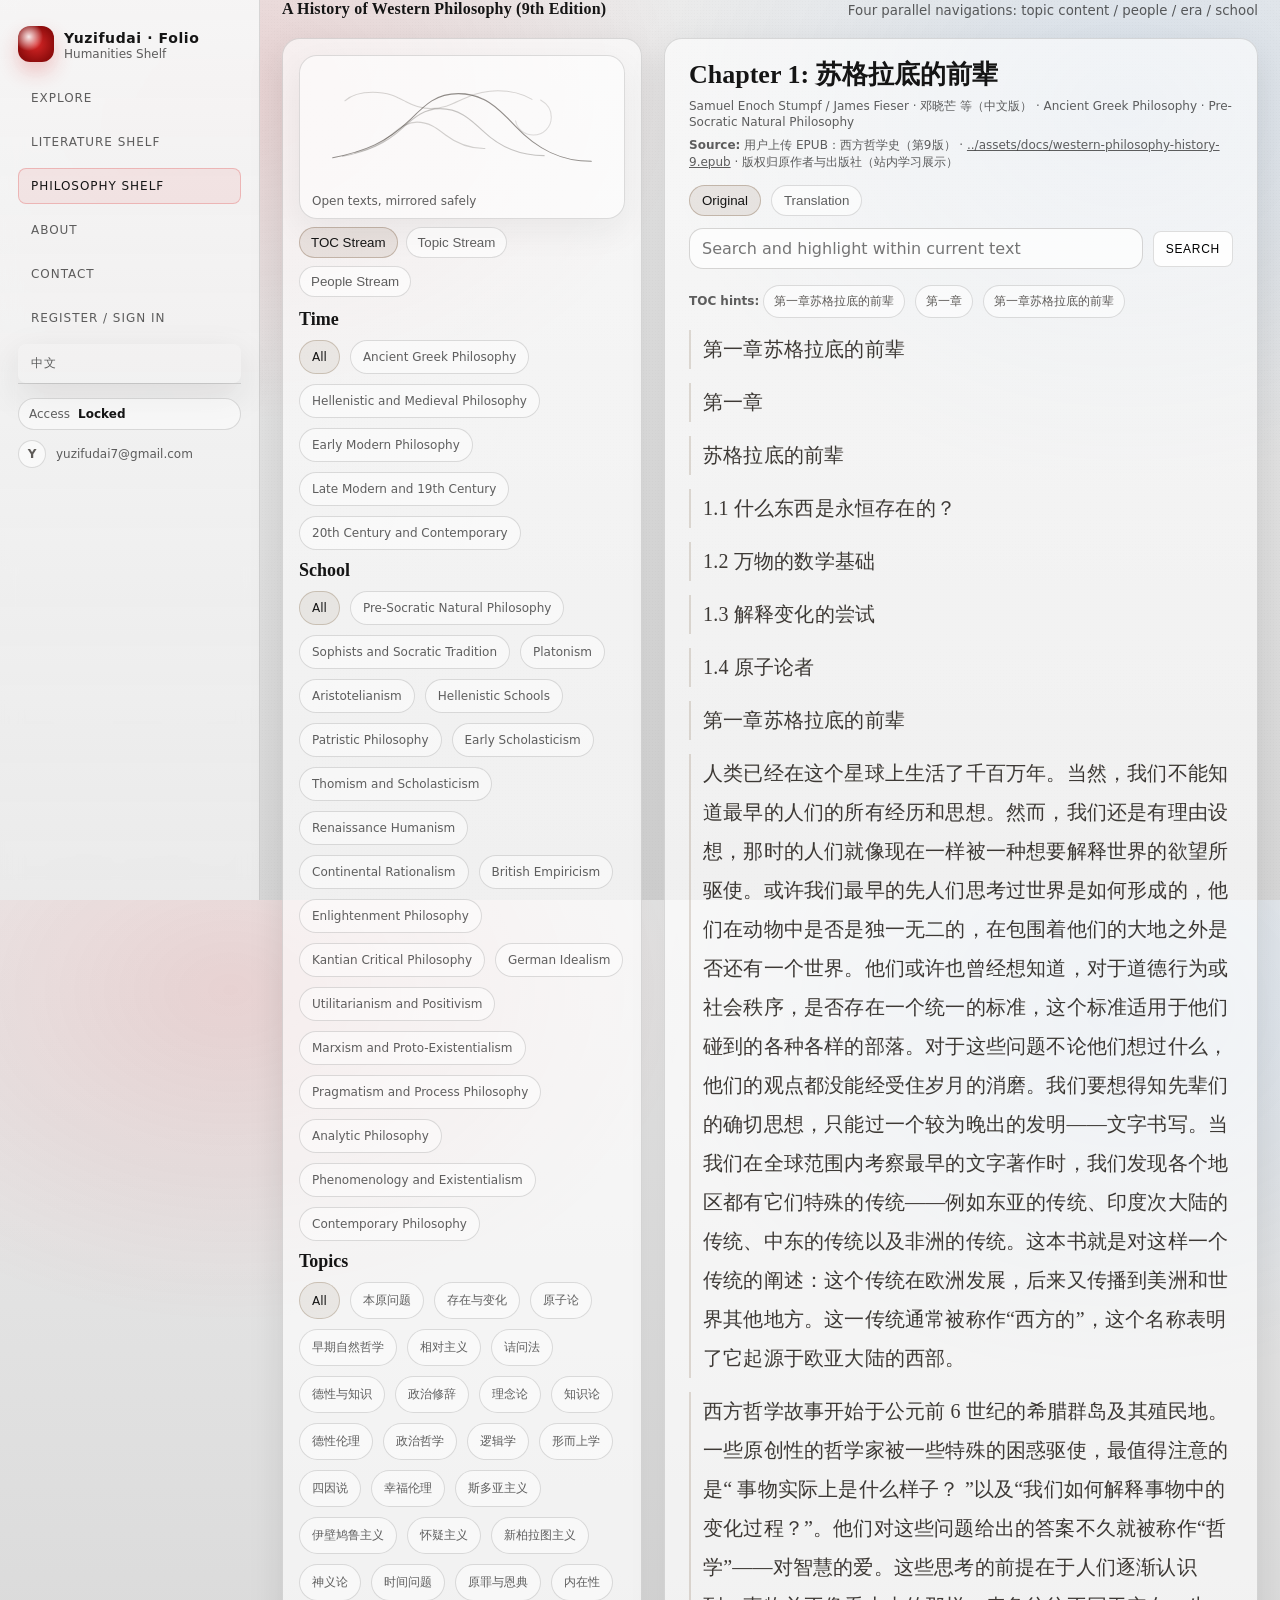
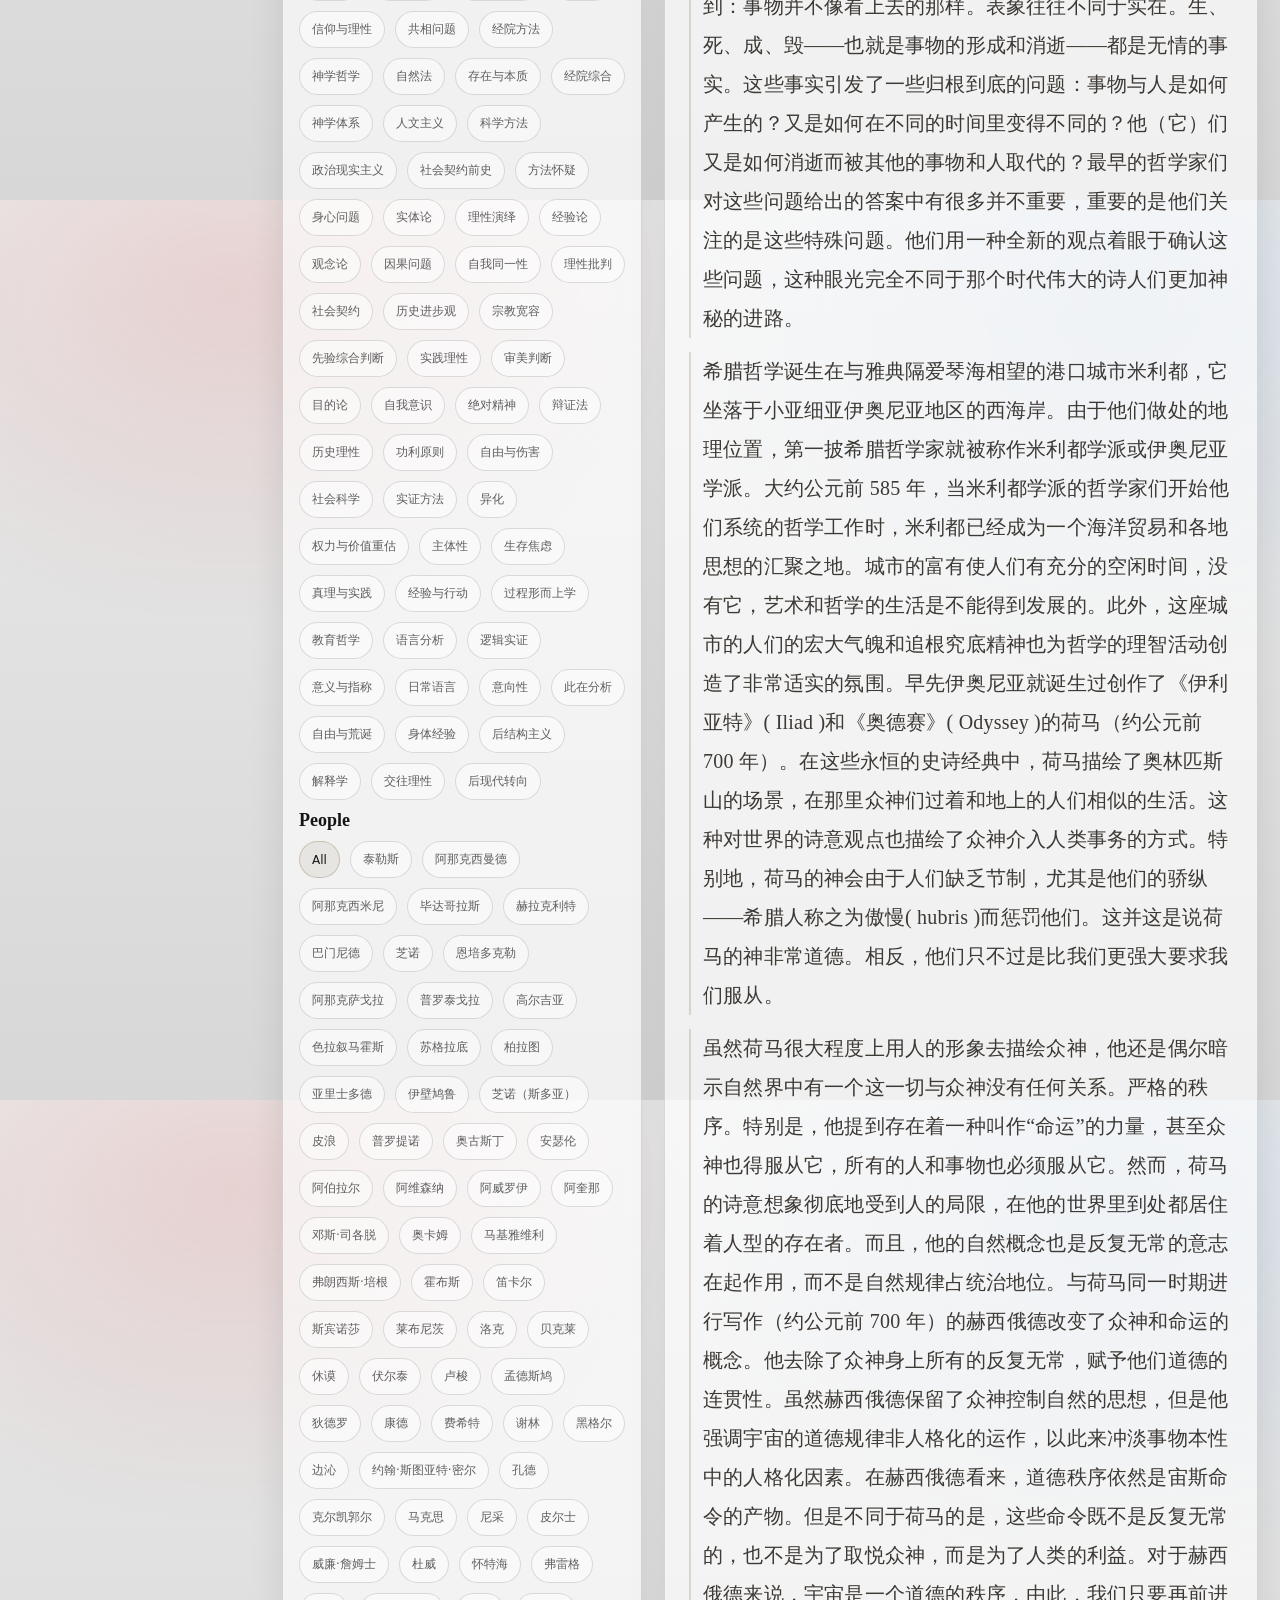
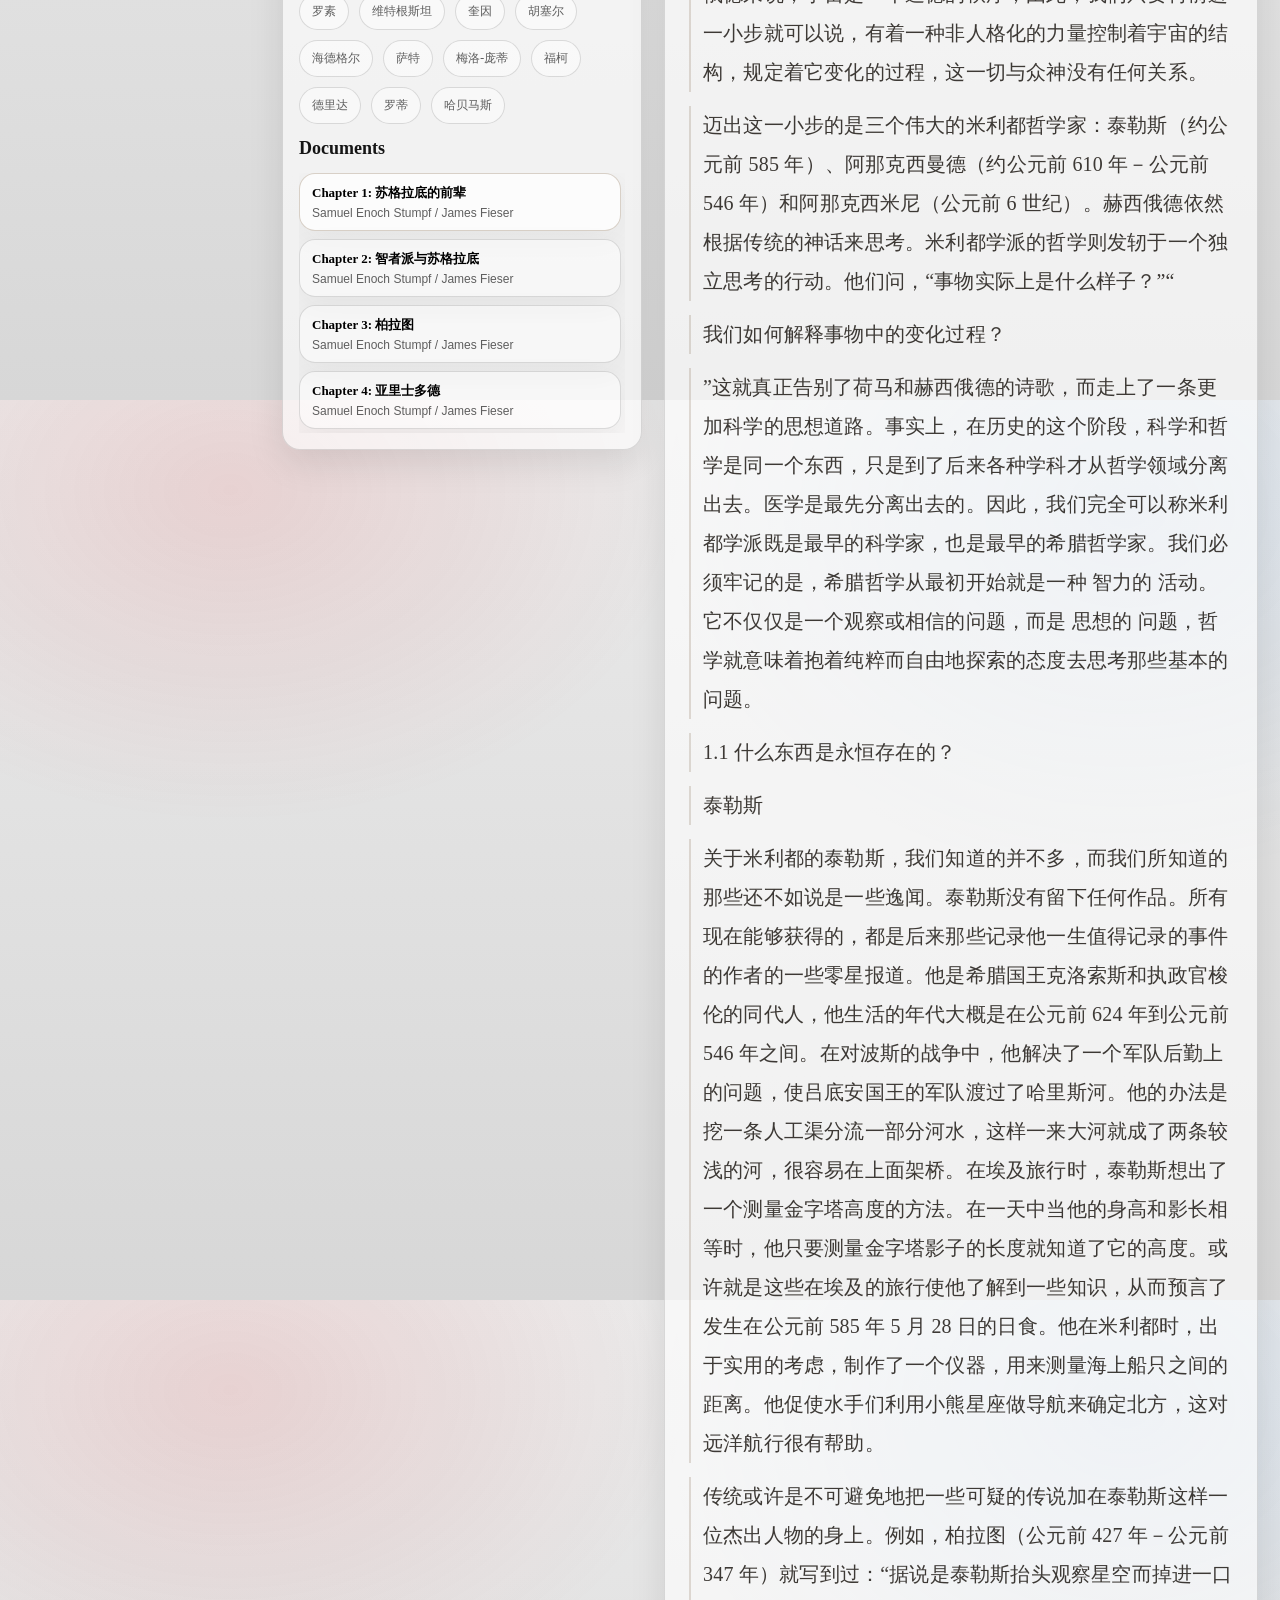
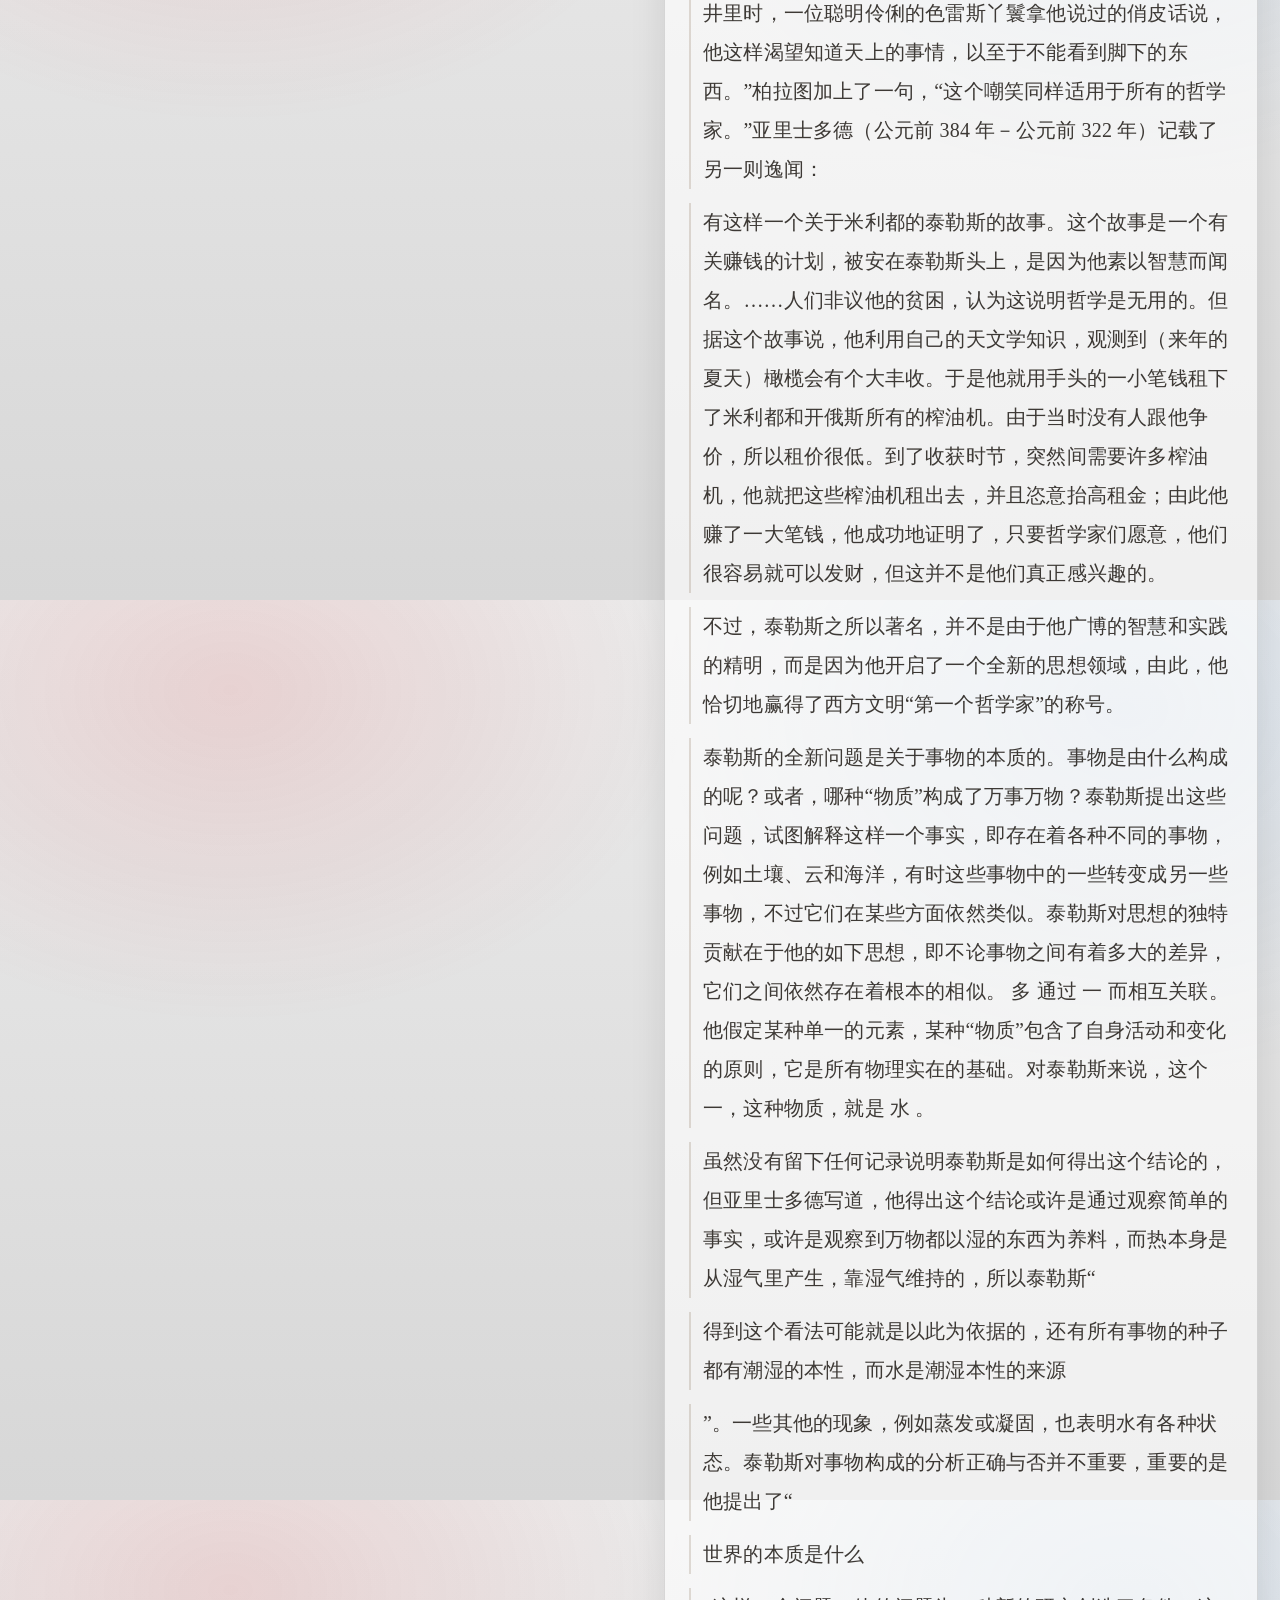
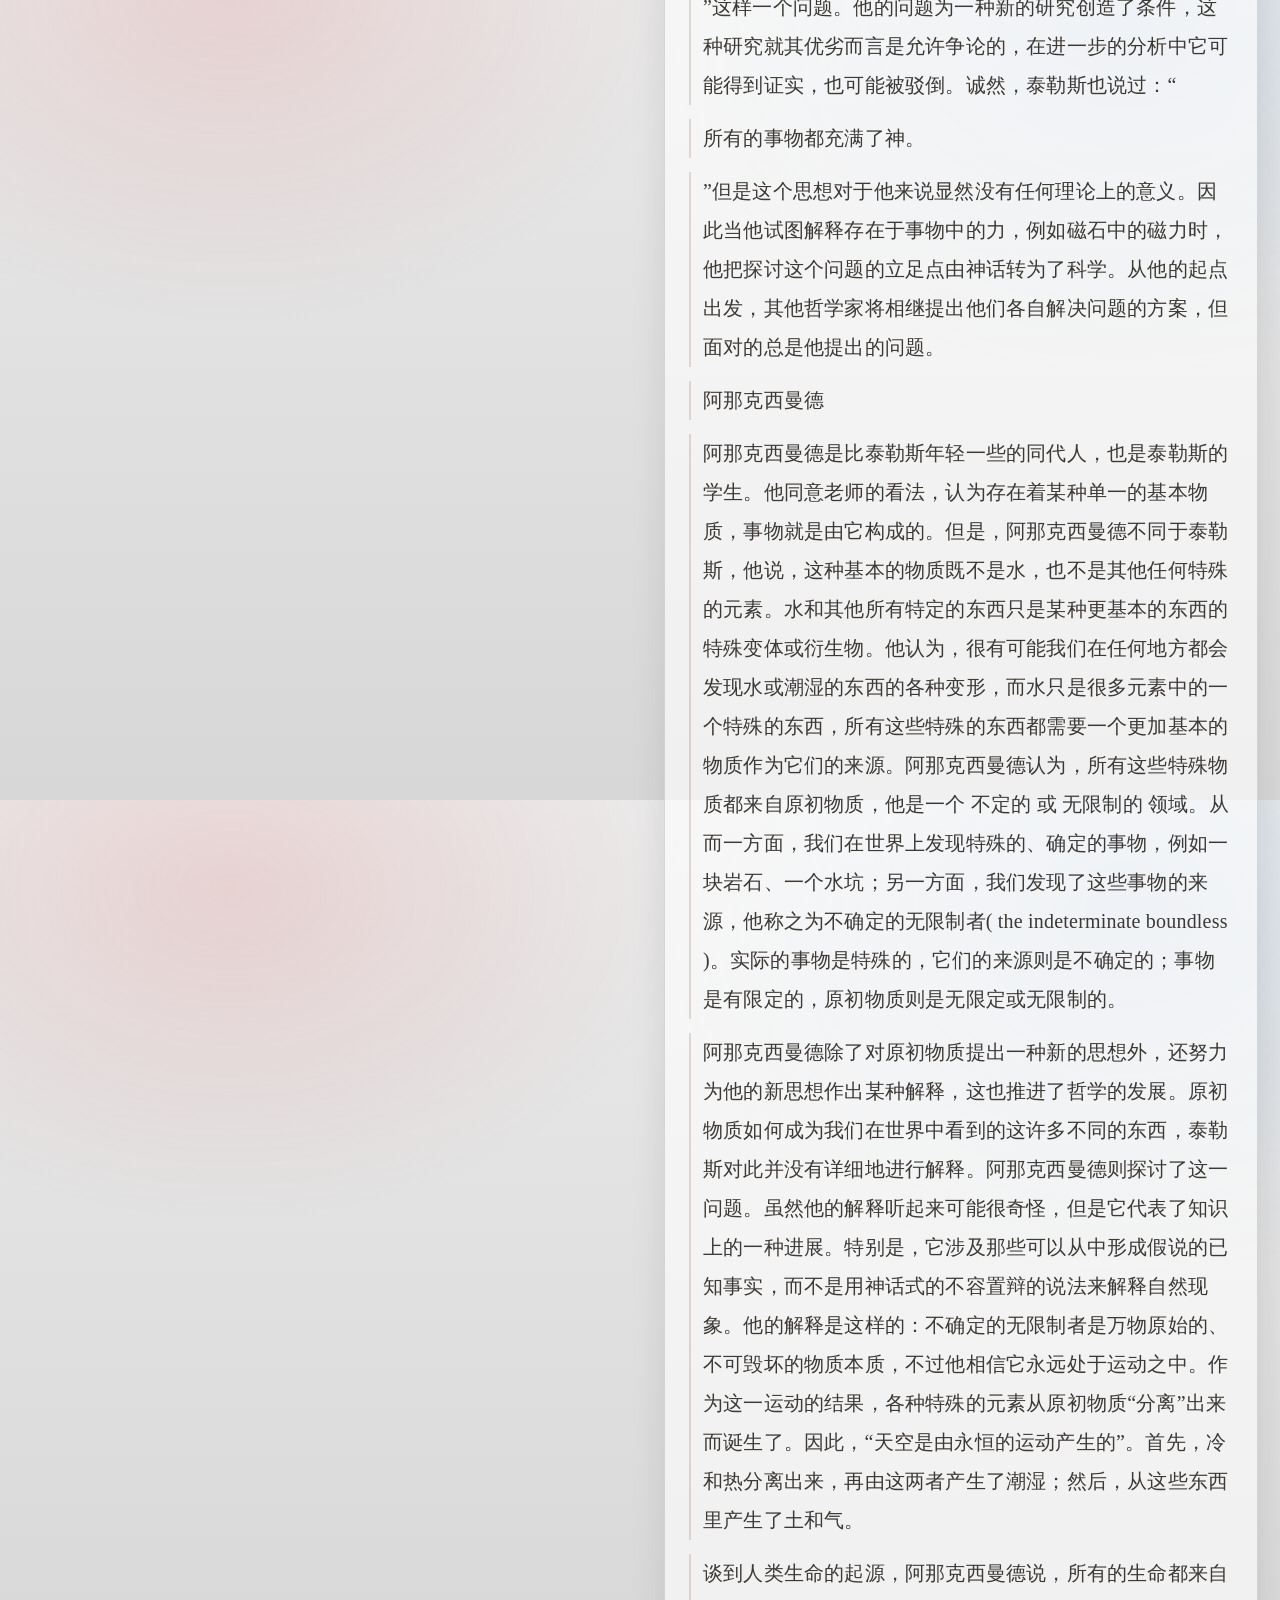
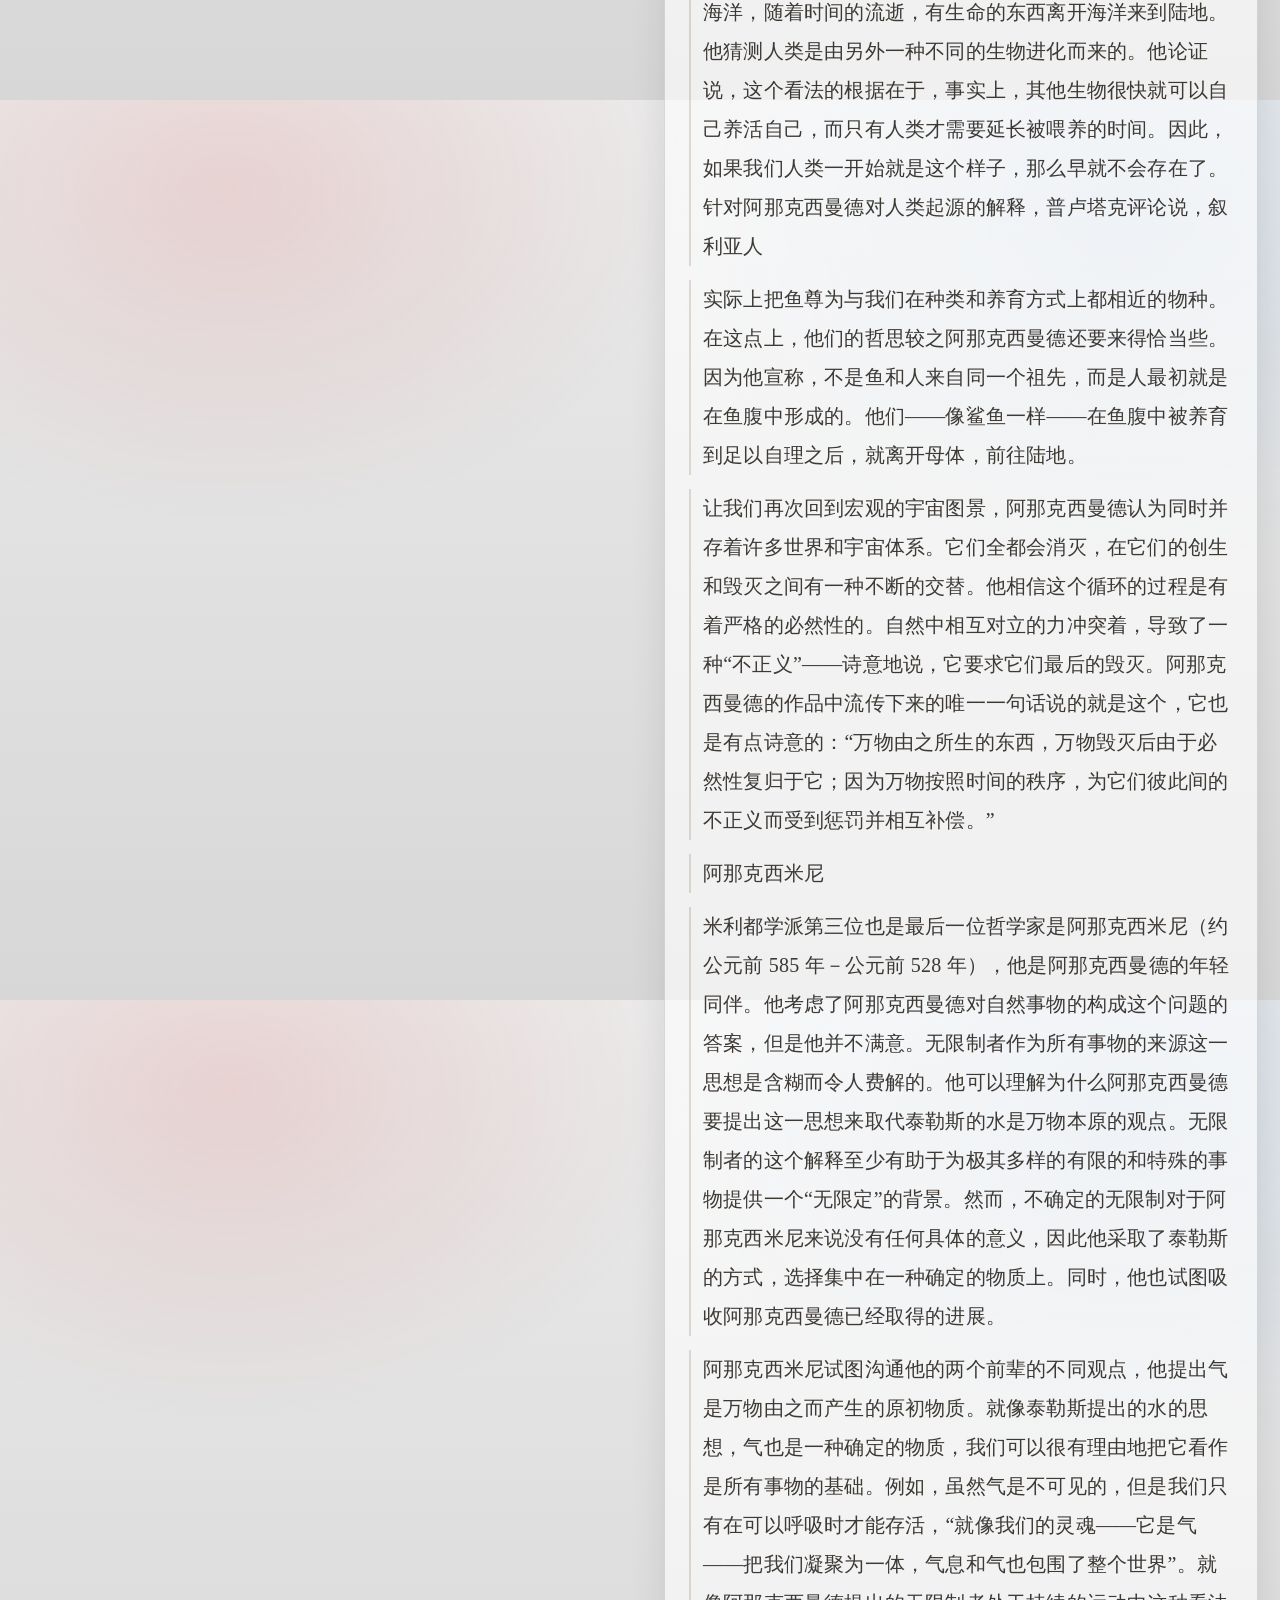
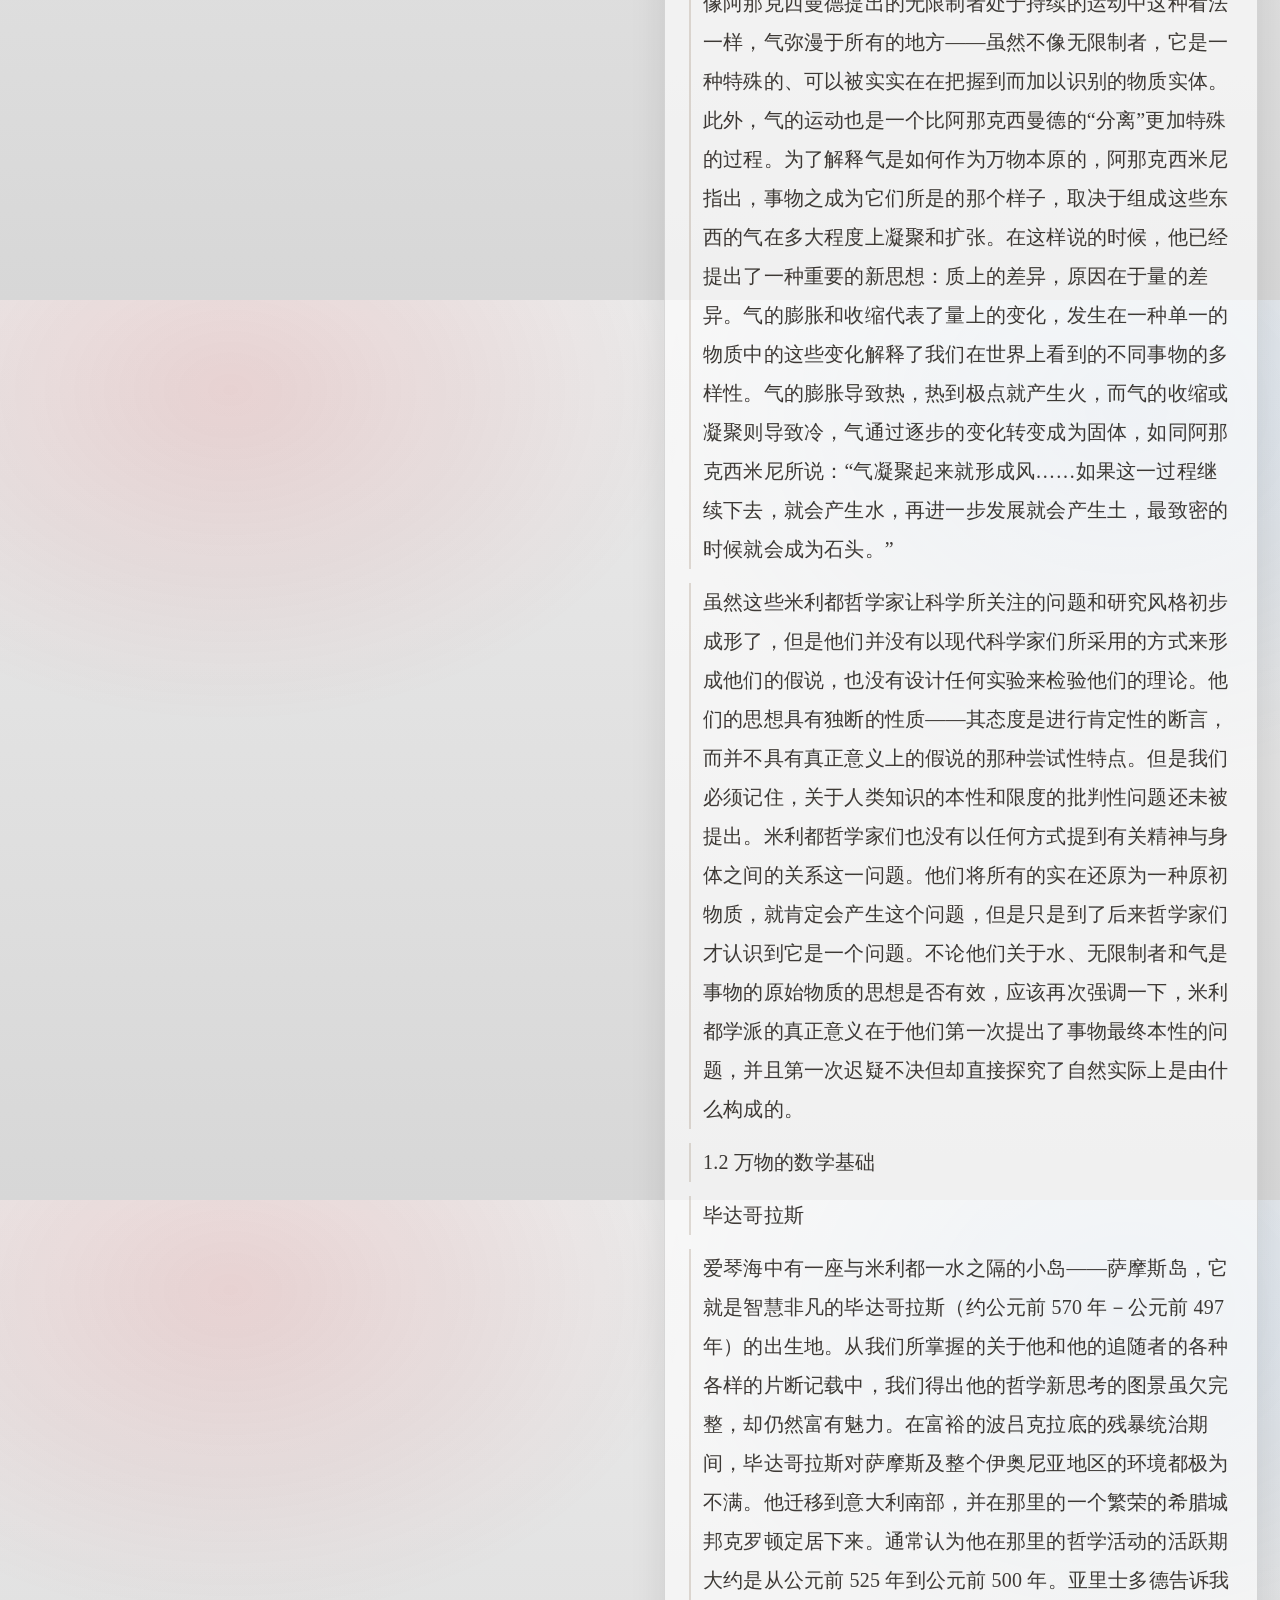
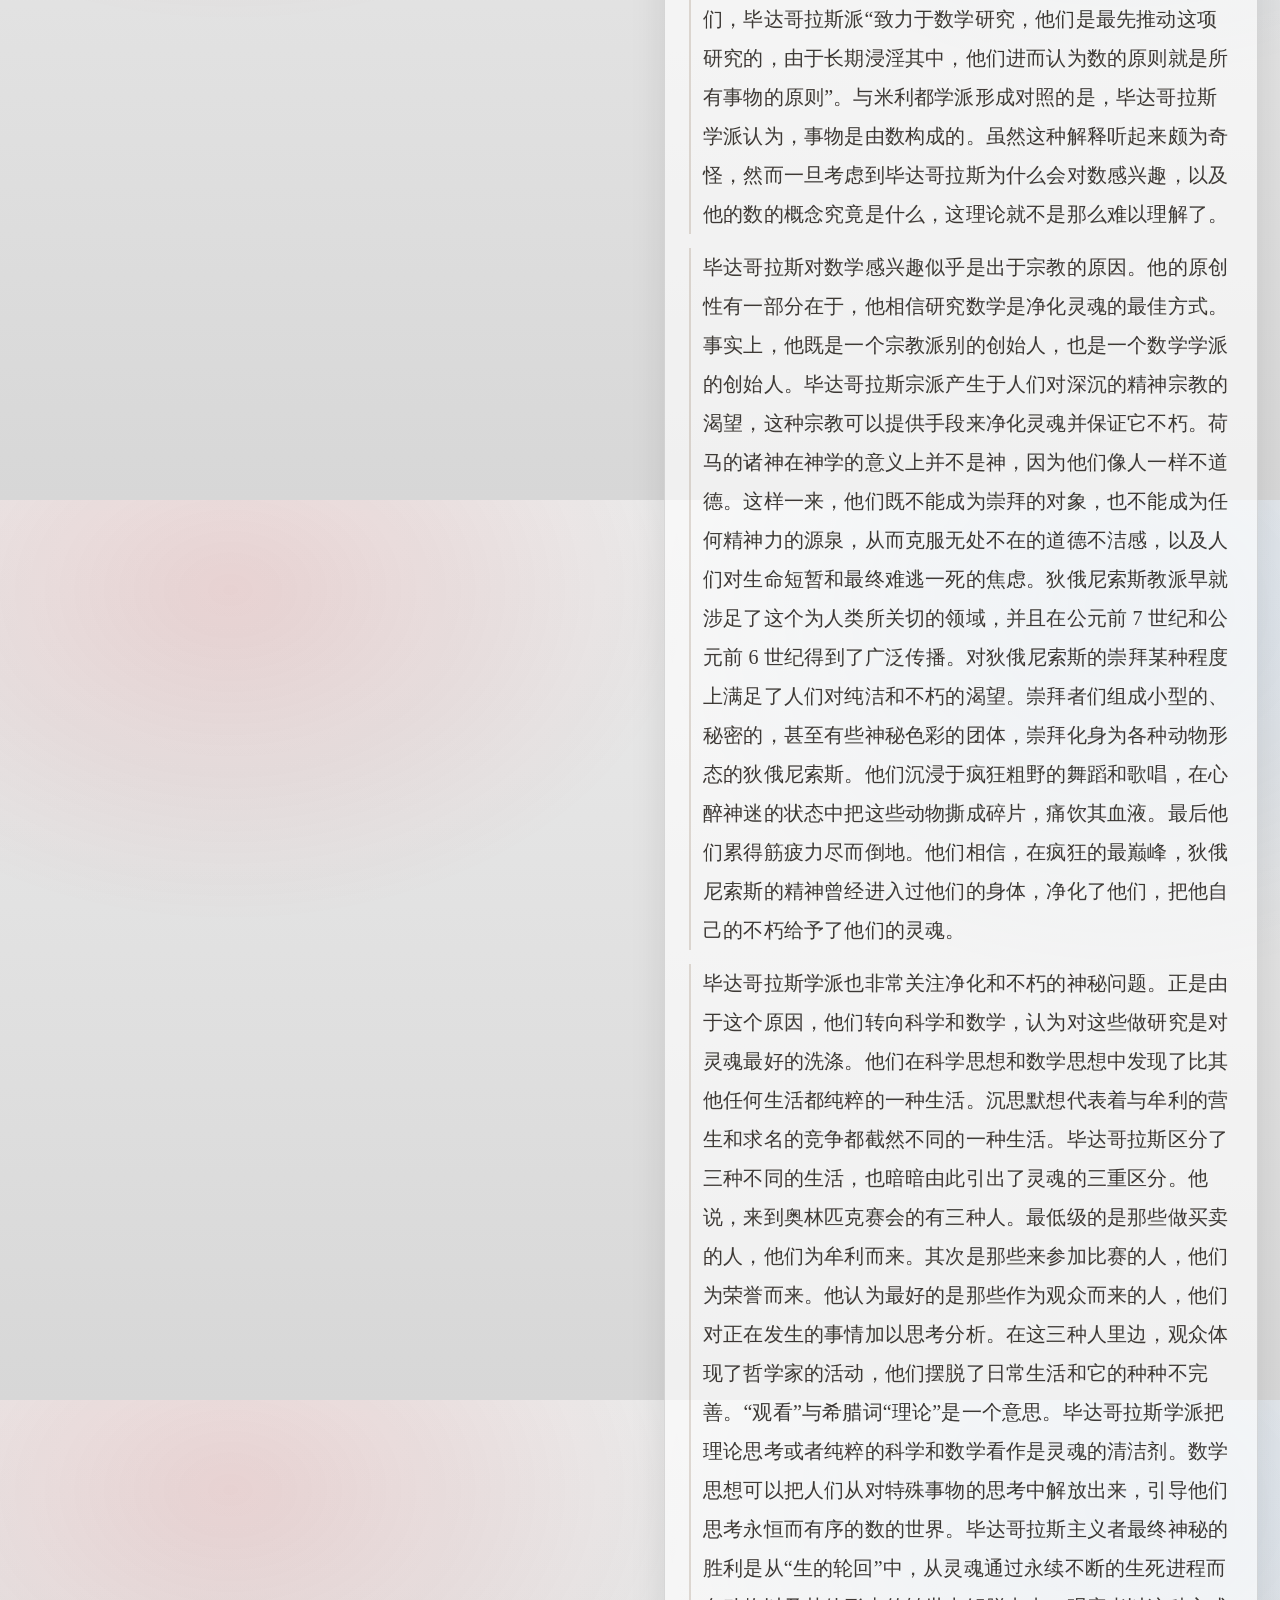
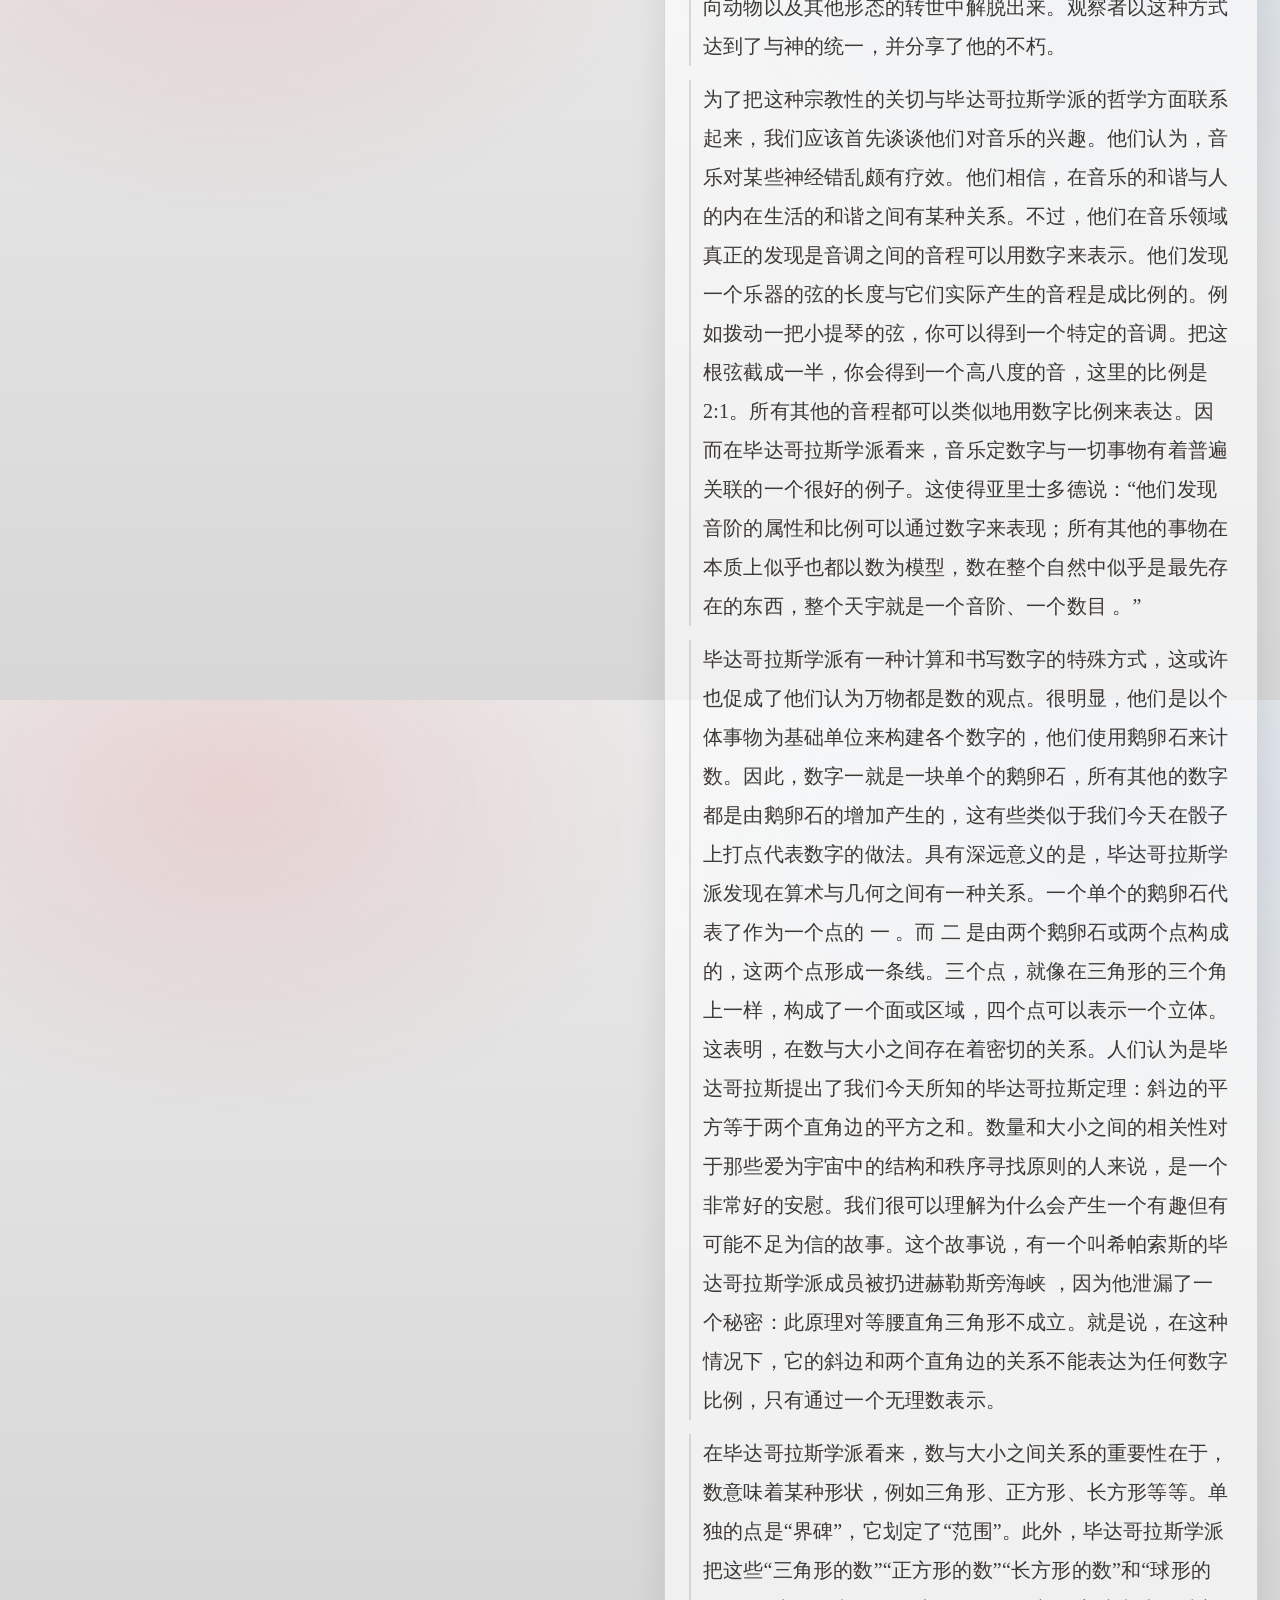
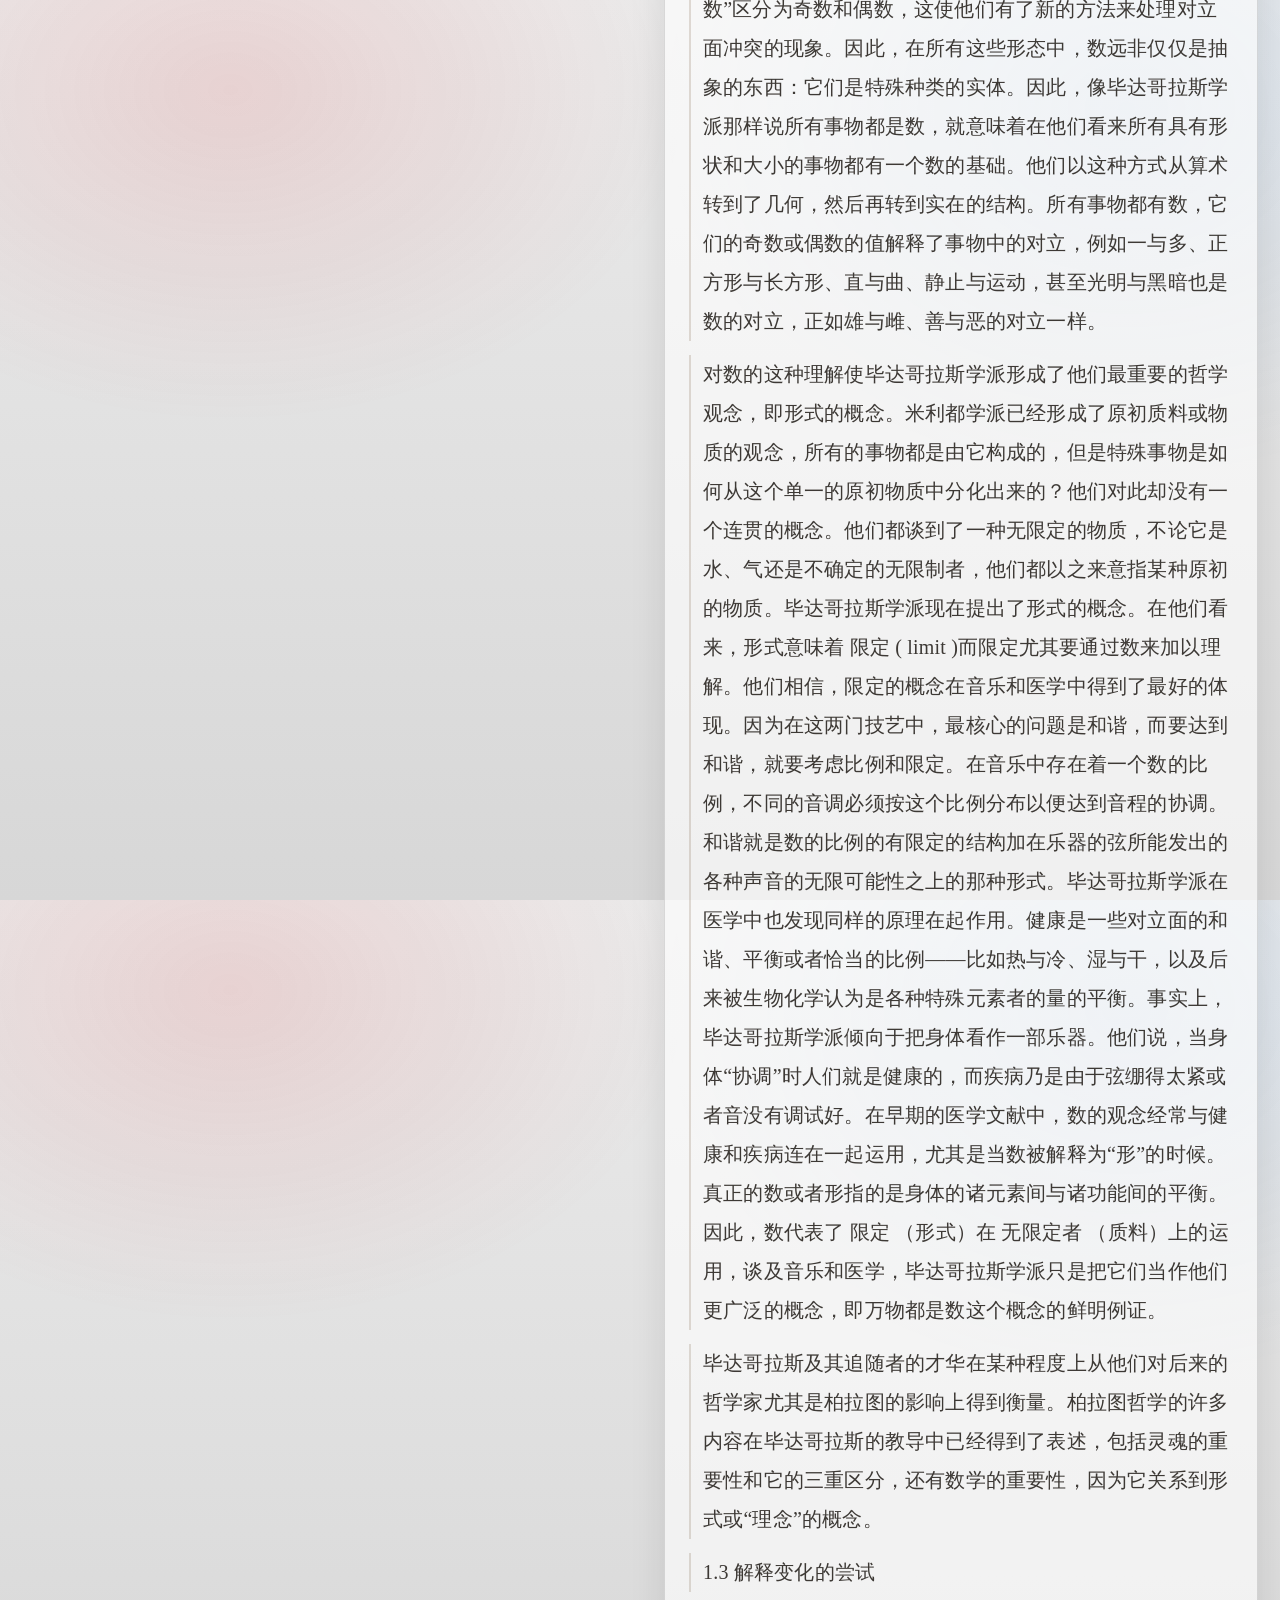
<file: en/philo.html>
<!doctype html>
<html lang="en">
  <head>
    <meta charset="utf-8" />
    <meta name="viewport" content="width=device-width, initial-scale=1" />
    <title>Philosophy Shelf｜Yuzifudai · Folio</title>
    <meta name="description" content="A bookshelf for A History of Western Philosophy (9th ed.) with four parallel filters: topic, people, era, and school." />
    <link rel="stylesheet" href="../assets/css/main.css" />
  </head>
  <body>
    <a class="skip-link" href="#content">Skip to content</a>

    <div class="shell">
      <aside class="sidebar" aria-label="Sidebar navigation">
        <a class="brand" href="./">
          <div class="logo" aria-hidden="true"></div>
          <div>
            <strong>Yuzifudai · Folio</strong>
            <span>Humanities Shelf</span>
          </div>
        </a>

        <nav class="side-nav" aria-label="Site navigation">
          <a href="./#projects">Explore</a>
          <a href="./library.html">Literature Shelf</a>
          <a class="active" href="./philo.html">Philosophy Shelf</a>
          <a href="./#about">About</a>
          <a href="./#contact">Contact</a>
          <button type="button" id="open-access">Register / Sign in</button>
          <a class="pill" href="../zh/philo.html" aria-label="Switch to Chinese philosophy shelf">中文</a>
        </nav>

        <div class="side-meta">
          <div class="access-badge" aria-live="polite">
            <span>Access</span>
            <strong id="access-status">Locked</strong>
          </div>
          <a class="side-email" href="mailto:yuzifudai7@gmail.com">
            <span class="avatar" aria-hidden="true">Y</span>
            <span>yuzifudai7@gmail.com</span>
          </a>
        </div>
      </aside>

      <div class="page">
        <header class="topbar">
          <div class="wrap nav">
            <a class="brand" href="./">
              <div class="logo" aria-hidden="true"></div>
              <div>
                <strong>Yuzifudai · Folio</strong>
                <span>Philosophy Shelf</span>
              </div>
            </a>
            <nav class="navlinks">
              <a href="./library.html">Literature</a>
              <a href="./philo.html" class="pill">Philosophy</a>
              <a href="./#contact" class="pill">Contact</a>
              <a href="#access" class="pill" id="open-access-mobile">Register</a>
              <a href="../zh/philo.html" class="pill" aria-label="Switch to Chinese philosophy shelf">中文</a>
            </nav>
          </div>
        </header>

        <main id="content" class="wrap">
          <div class="section-head">
            <h2>A History of Western Philosophy (9th Edition)</h2>
            <small>Four parallel navigations: topic content / people / era / school</small>
          </div>

          <section class="library">
            <div class="panel">
              <div class="ink-illus-wrap">
                <img class="ink-illus" src="../assets/img/ink/mountain.svg" alt="Philosophy line art" />
                <div class="ink-illus-caption">Open texts, mirrored safely</div>
              </div>

              <div class="branch-strip">
                <button class="branch-btn active" type="button" data-branch-btn="toc">TOC Stream</button>
                <button class="branch-btn" type="button" data-branch-btn="topic">Topic Stream</button>
                <button class="branch-btn" type="button" data-branch-btn="people">People Stream</button>
              </div>

              <h3 id="branch-toc">Time</h3>
              <div class="chips" data-eras></div>

              <div style="height: 10px"></div>
              <h3>School</h3>
              <div class="chips" data-schools></div>

              <div style="height: 10px"></div>
              <h3 id="branch-topic">Topics</h3>
              <div class="chips" data-topics></div>

              <div style="height: 10px"></div>
              <h3 id="branch-people">People</h3>
              <div class="chips" data-people></div>

              <div style="height: 14px"></div>
              <h3>Documents</h3>
              <div class="doc-list" data-docs></div>
            </div>

            <div class="panel viewer">
              <div class="viewer-head">
                <div>
                  <h2 data-doc-title>—</h2>
                  <div class="search-hits" data-doc-meta></div>
                  <div class="search-hits" data-doc-source></div>
                </div>
              </div>

              <div class="mode-switch">
                <button class="mode-btn active" type="button" data-mode="orig">Original</button>
                <button class="mode-btn" type="button" data-mode="trans">Translation</button>
                <span class="translate-note" data-translate-note>Translation loads in batches with glossary polishing.</span>
              </div>

              <div class="search-row">
                <input type="search" data-search placeholder="Search and highlight within current text" />
                <button class="btn" type="button" data-search-btn>Search</button>
                <button class="btn" type="button" data-translate-more style="display:none">Translate More</button>
              </div>

              <div style="height: 12px"></div>
              <div data-viewer></div>
            </div>
          </section>
        </main>

        <footer>
          <div class="wrap">
            <div>© <span id="y"></span> Yuzifudai · Folio</div>
          </div>
        </footer>
      </div>
    </div>

    <div class="modal" id="access-modal" role="dialog" aria-modal="true" aria-labelledby="access-title">
      <div class="modal-card">
        <h3 id="access-title">Register / Sign in to unlock full content</h3>
        <p class="hint">Note: This is a lightweight static “unlock” for display control, not strong security.</p>

        <div class="field">
          <label for="access-email">Email (optional)</label>
          <input id="access-email" type="email" autocomplete="email" placeholder="name@example.com" />
        </div>
        <div class="field">
          <label for="access-code">Access code</label>
          <input id="access-code" type="password" autocomplete="current-password" placeholder="Enter access code" />
        </div>

        <div class="modal-actions">
          <button class="btn primary" type="button" id="access-unlock">Unlock</button>
          <button class="btn" type="button" id="access-logout">Log out</button>
          <button class="btn" type="button" id="access-close">Close</button>
        </div>
        <div class="modal-note" id="access-message" aria-live="polite"></div>
      </div>
    </div>

    <script src="../assets/js/philo-data.js"></script>
    <script src="../assets/js/access-config.js"></script>
    <script src="../assets/js/site.js"></script>
    <script src="../assets/js/philo/philo.js"></script>
    <script>
      document.getElementById("y").textContent = String(new Date().getFullYear());
    </script>
  </body>
</html>
</file>
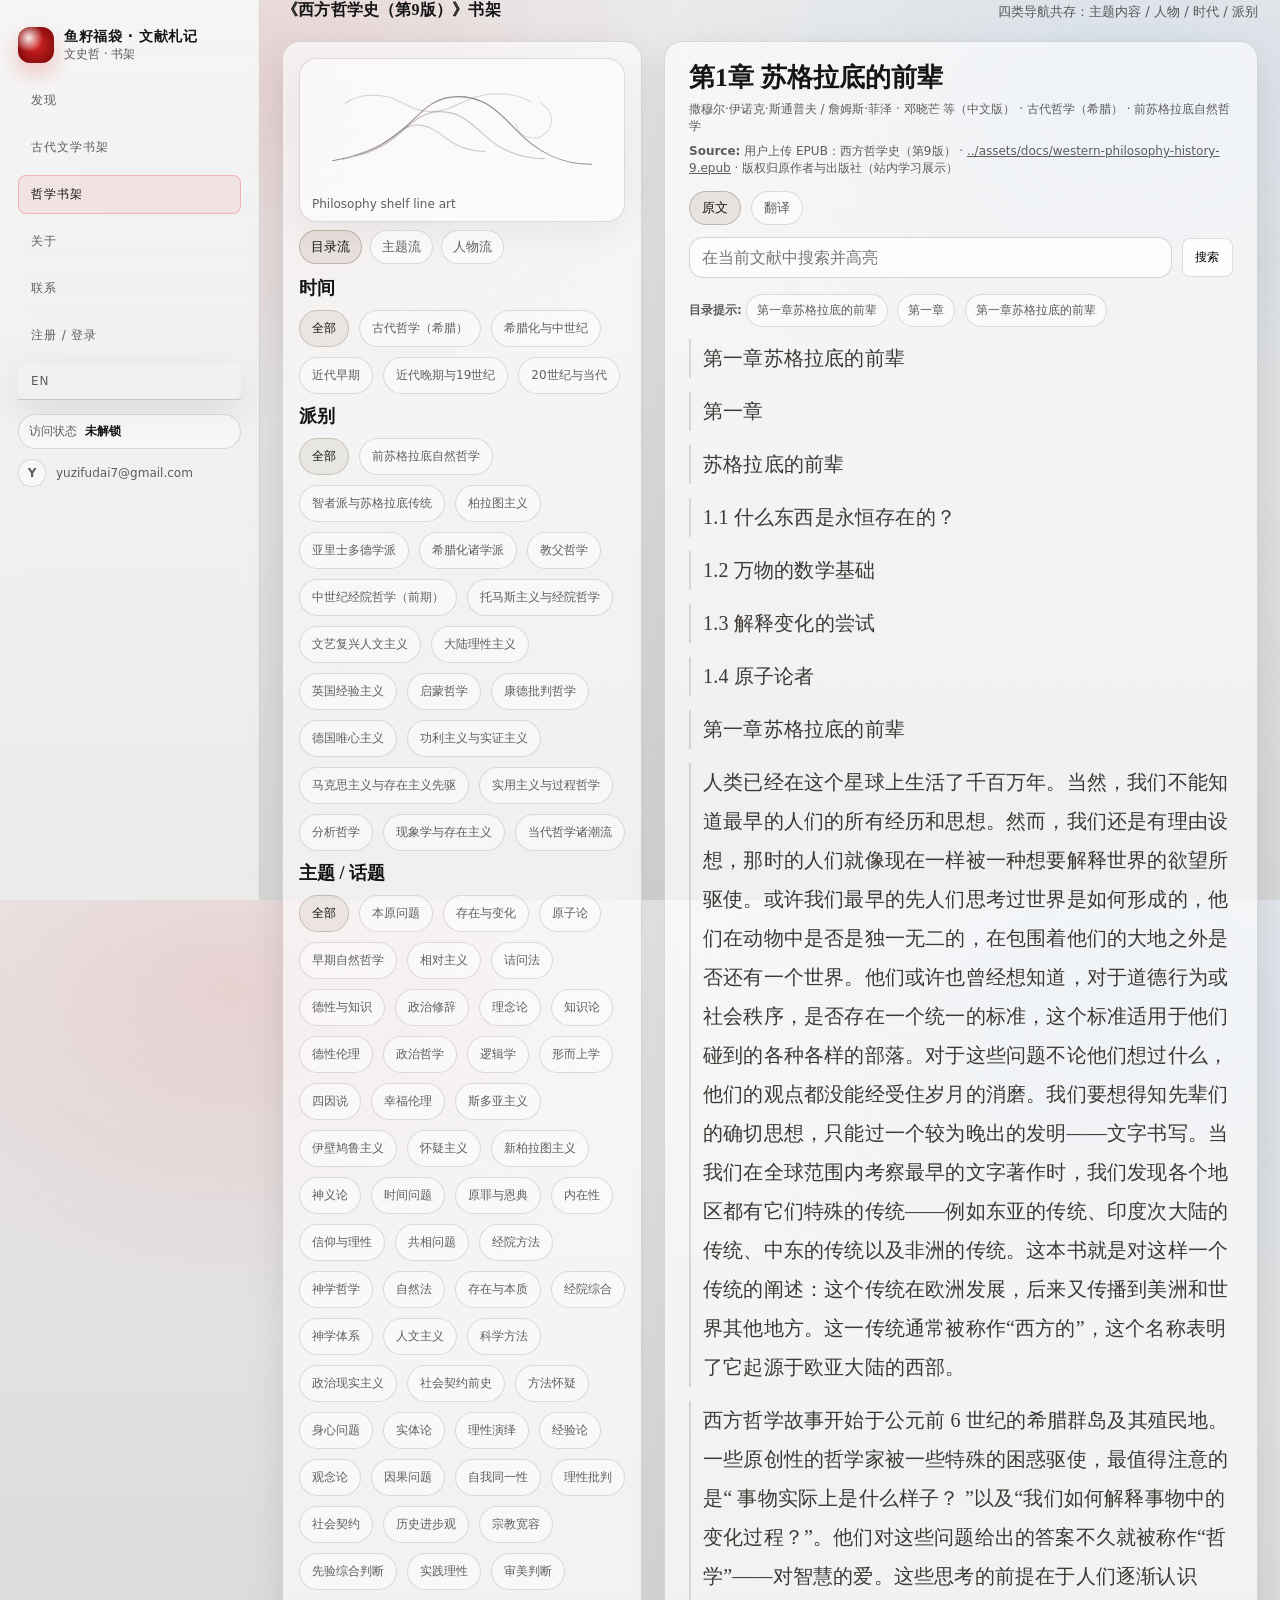
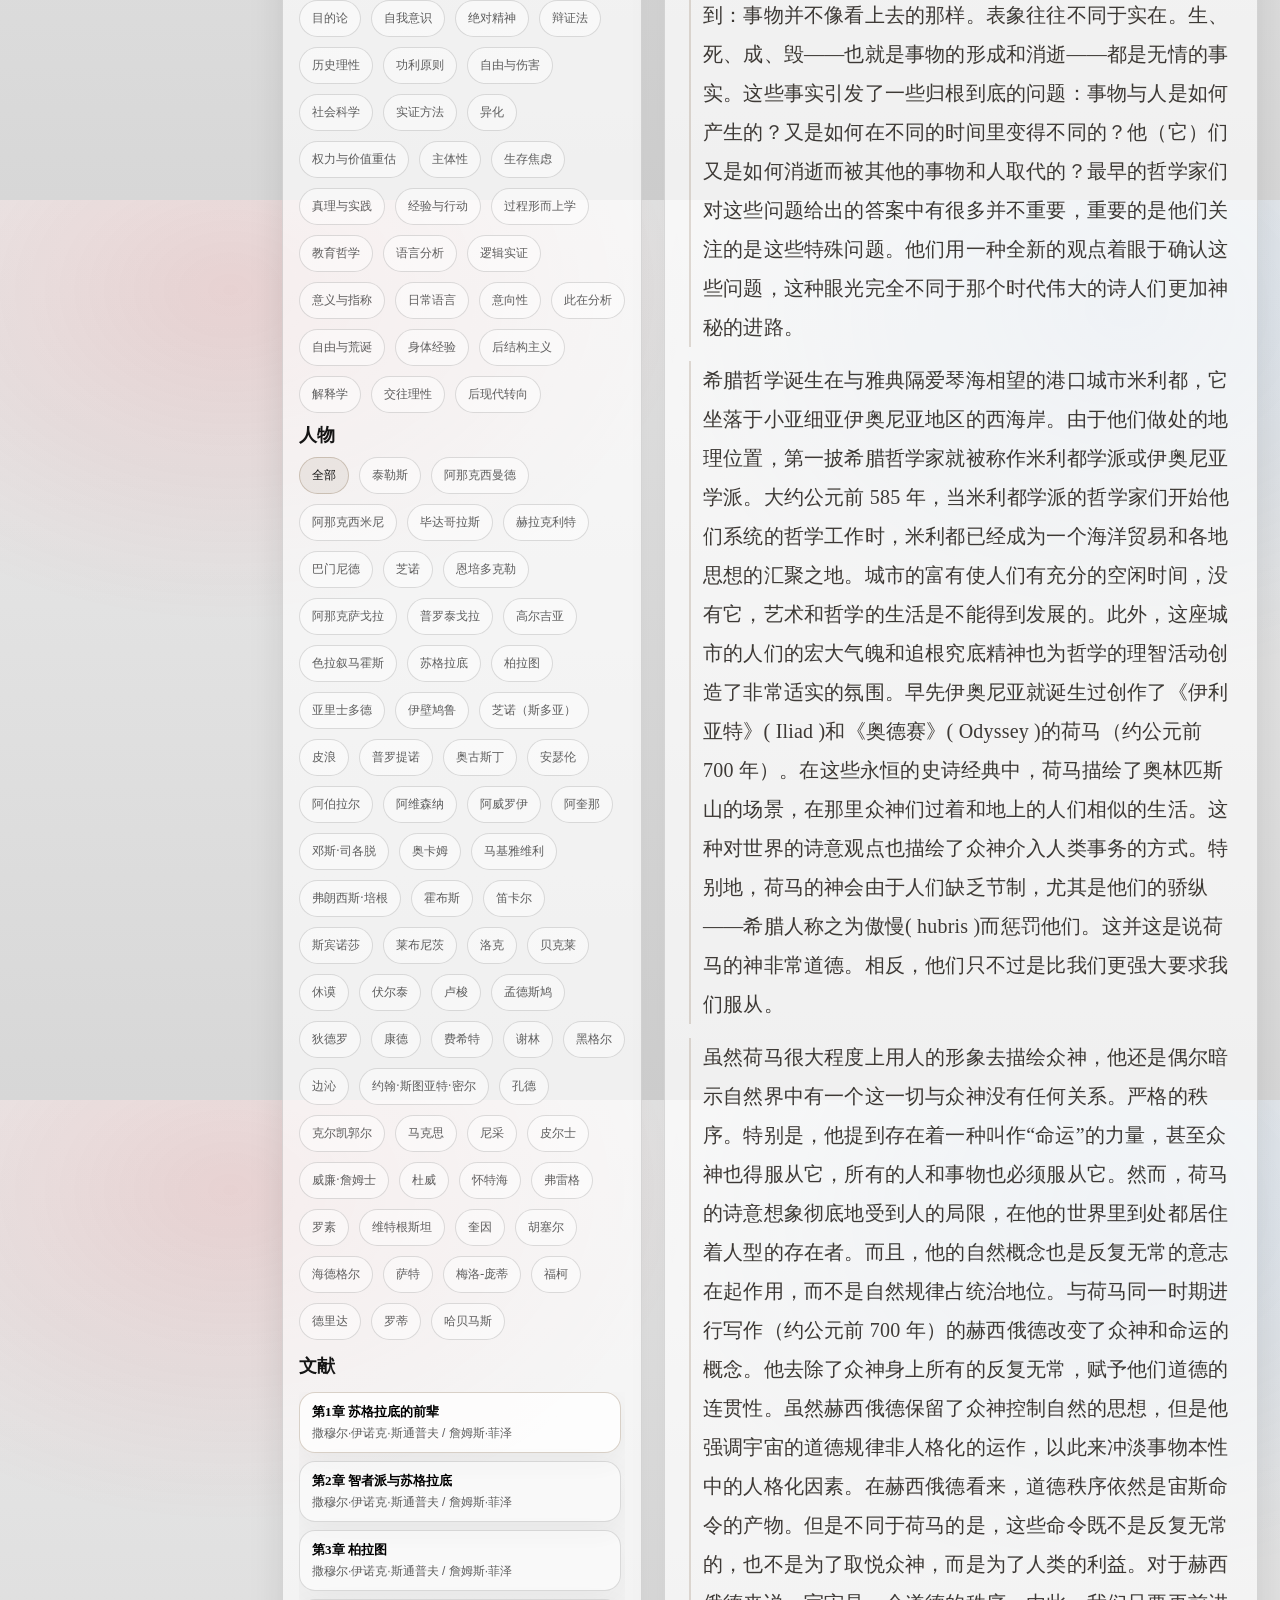
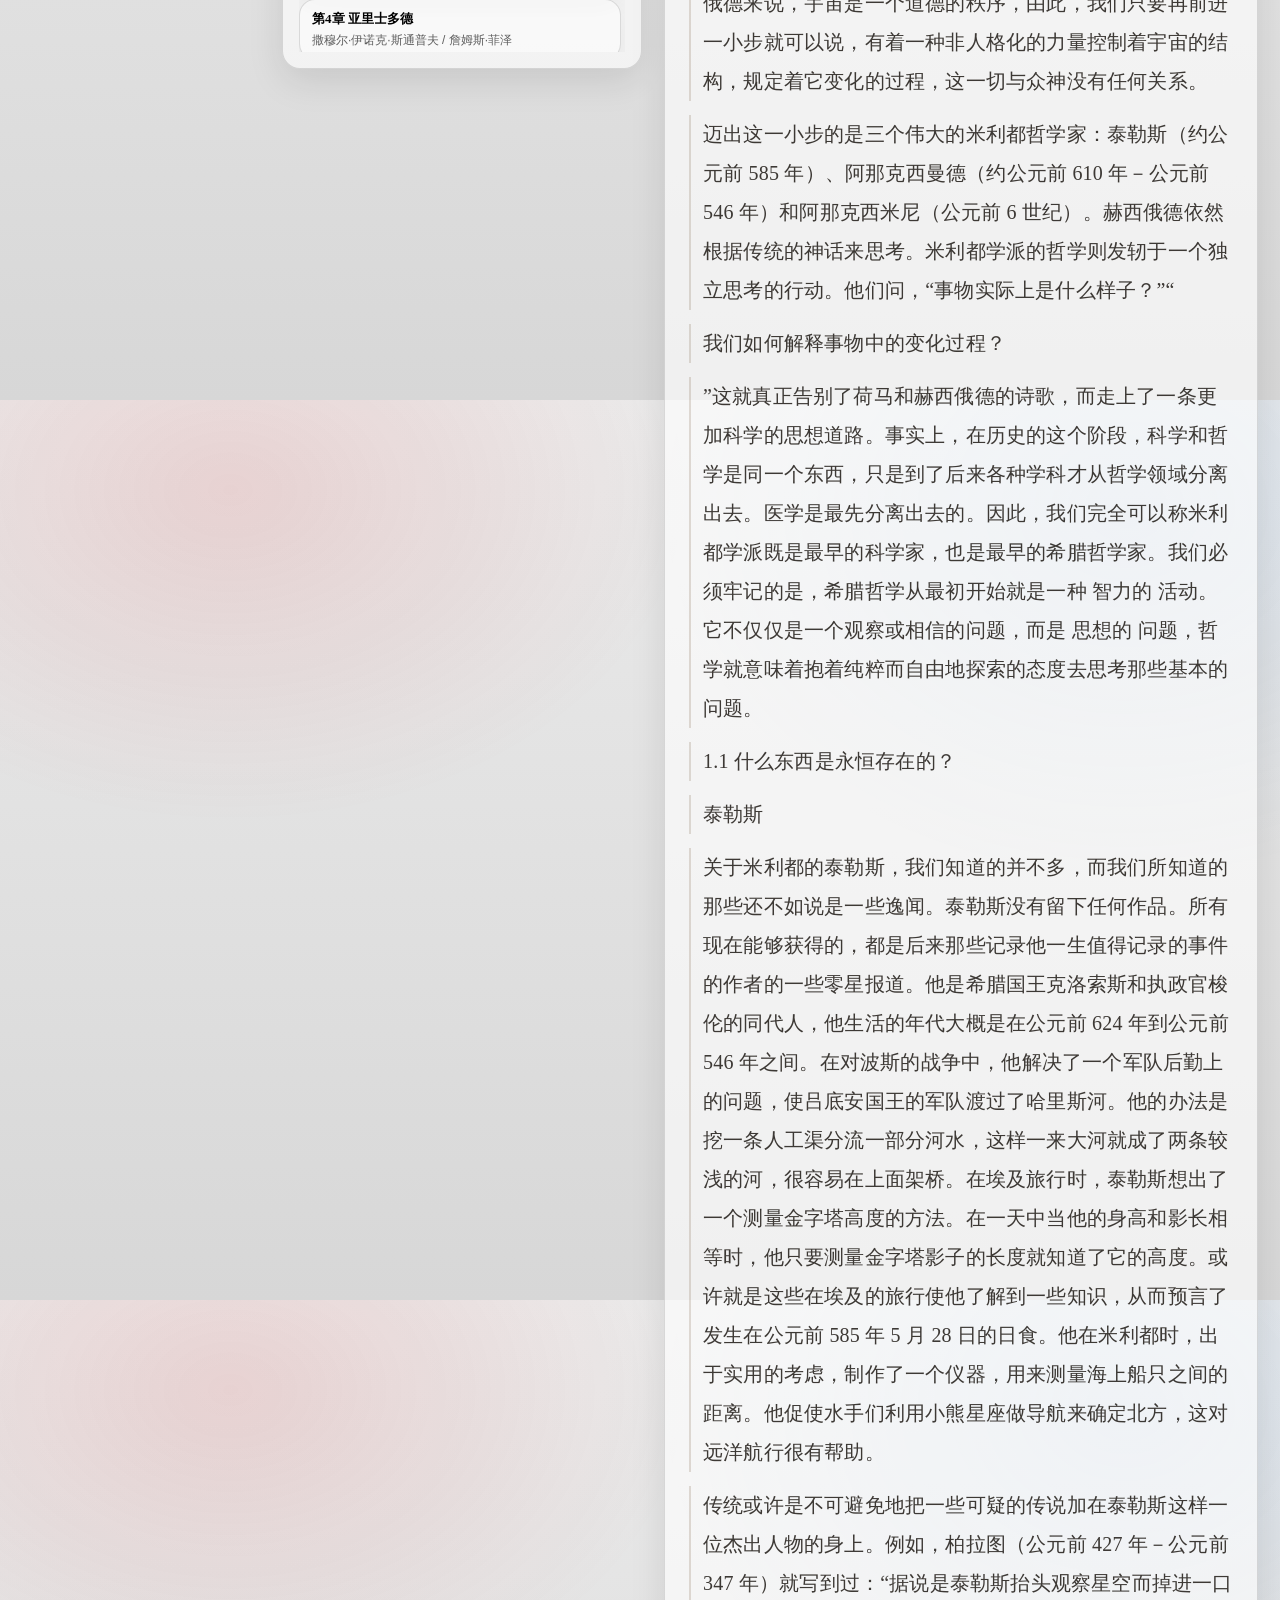
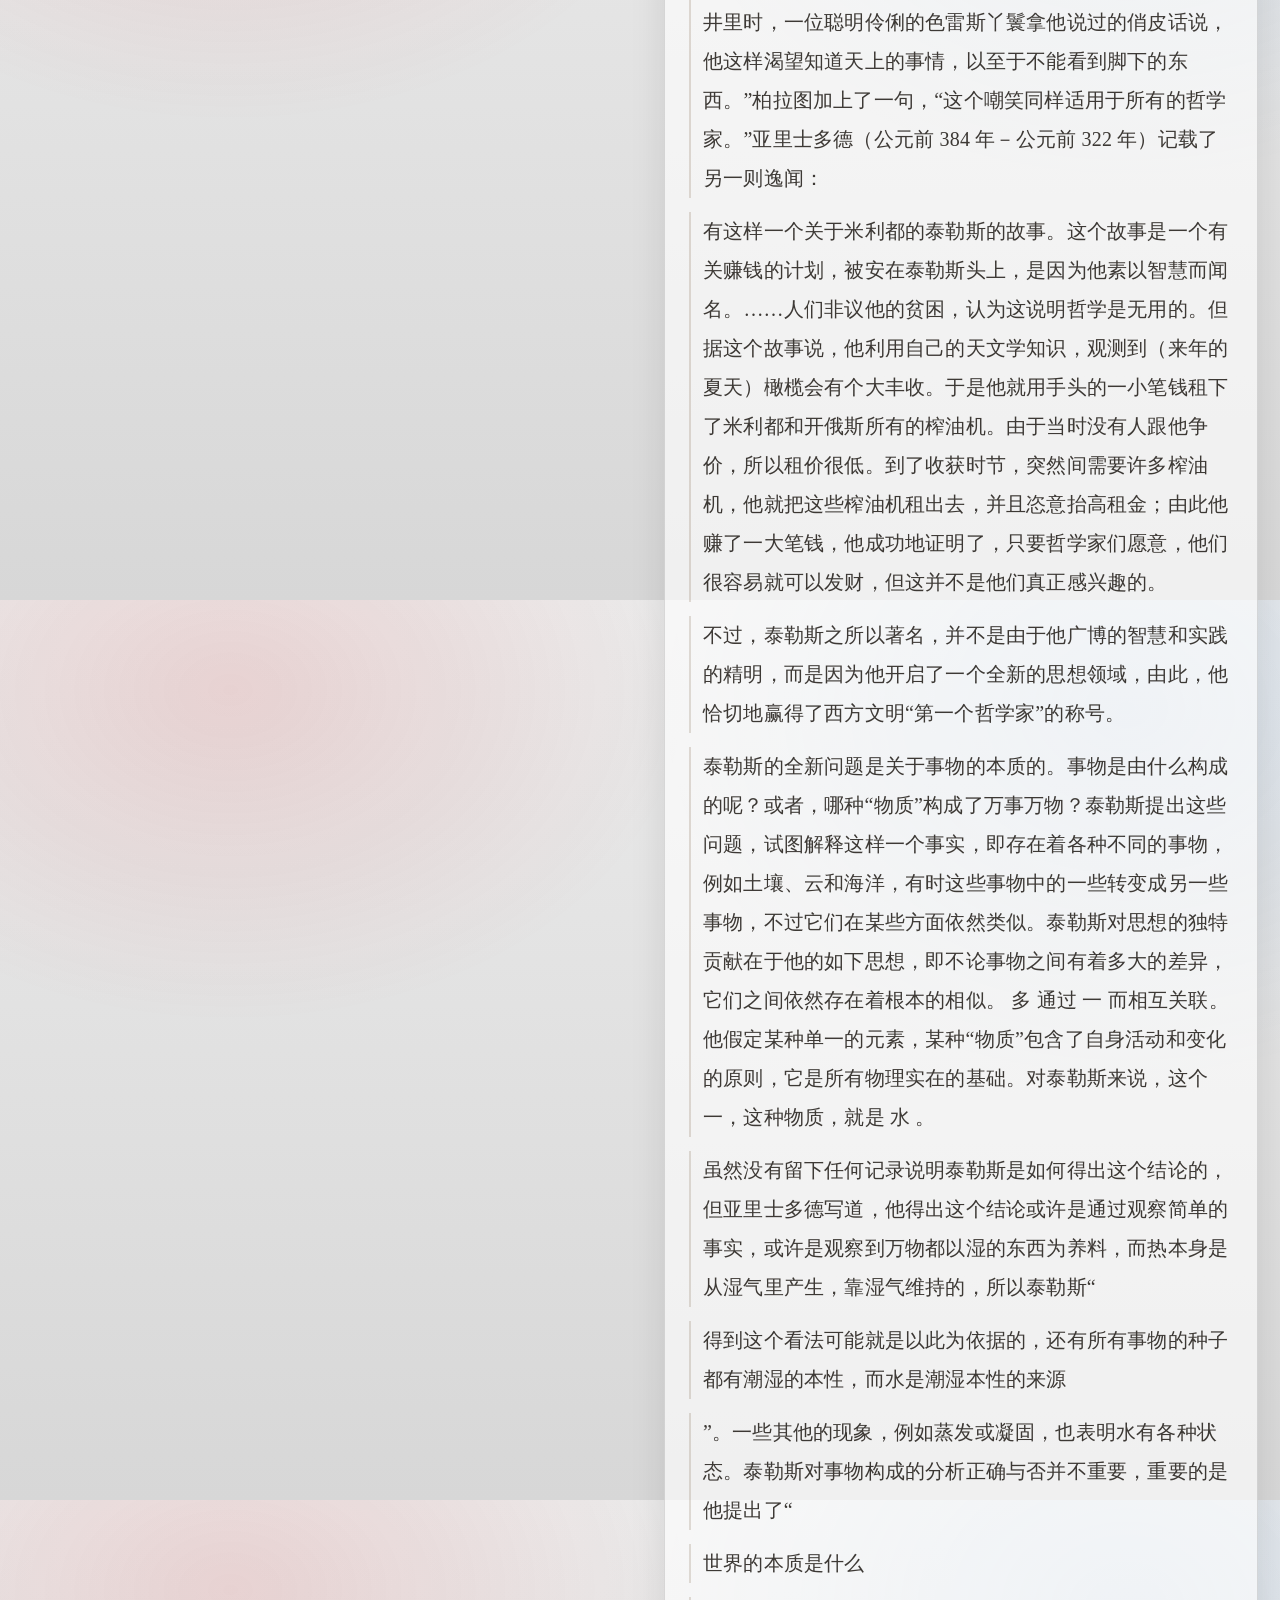
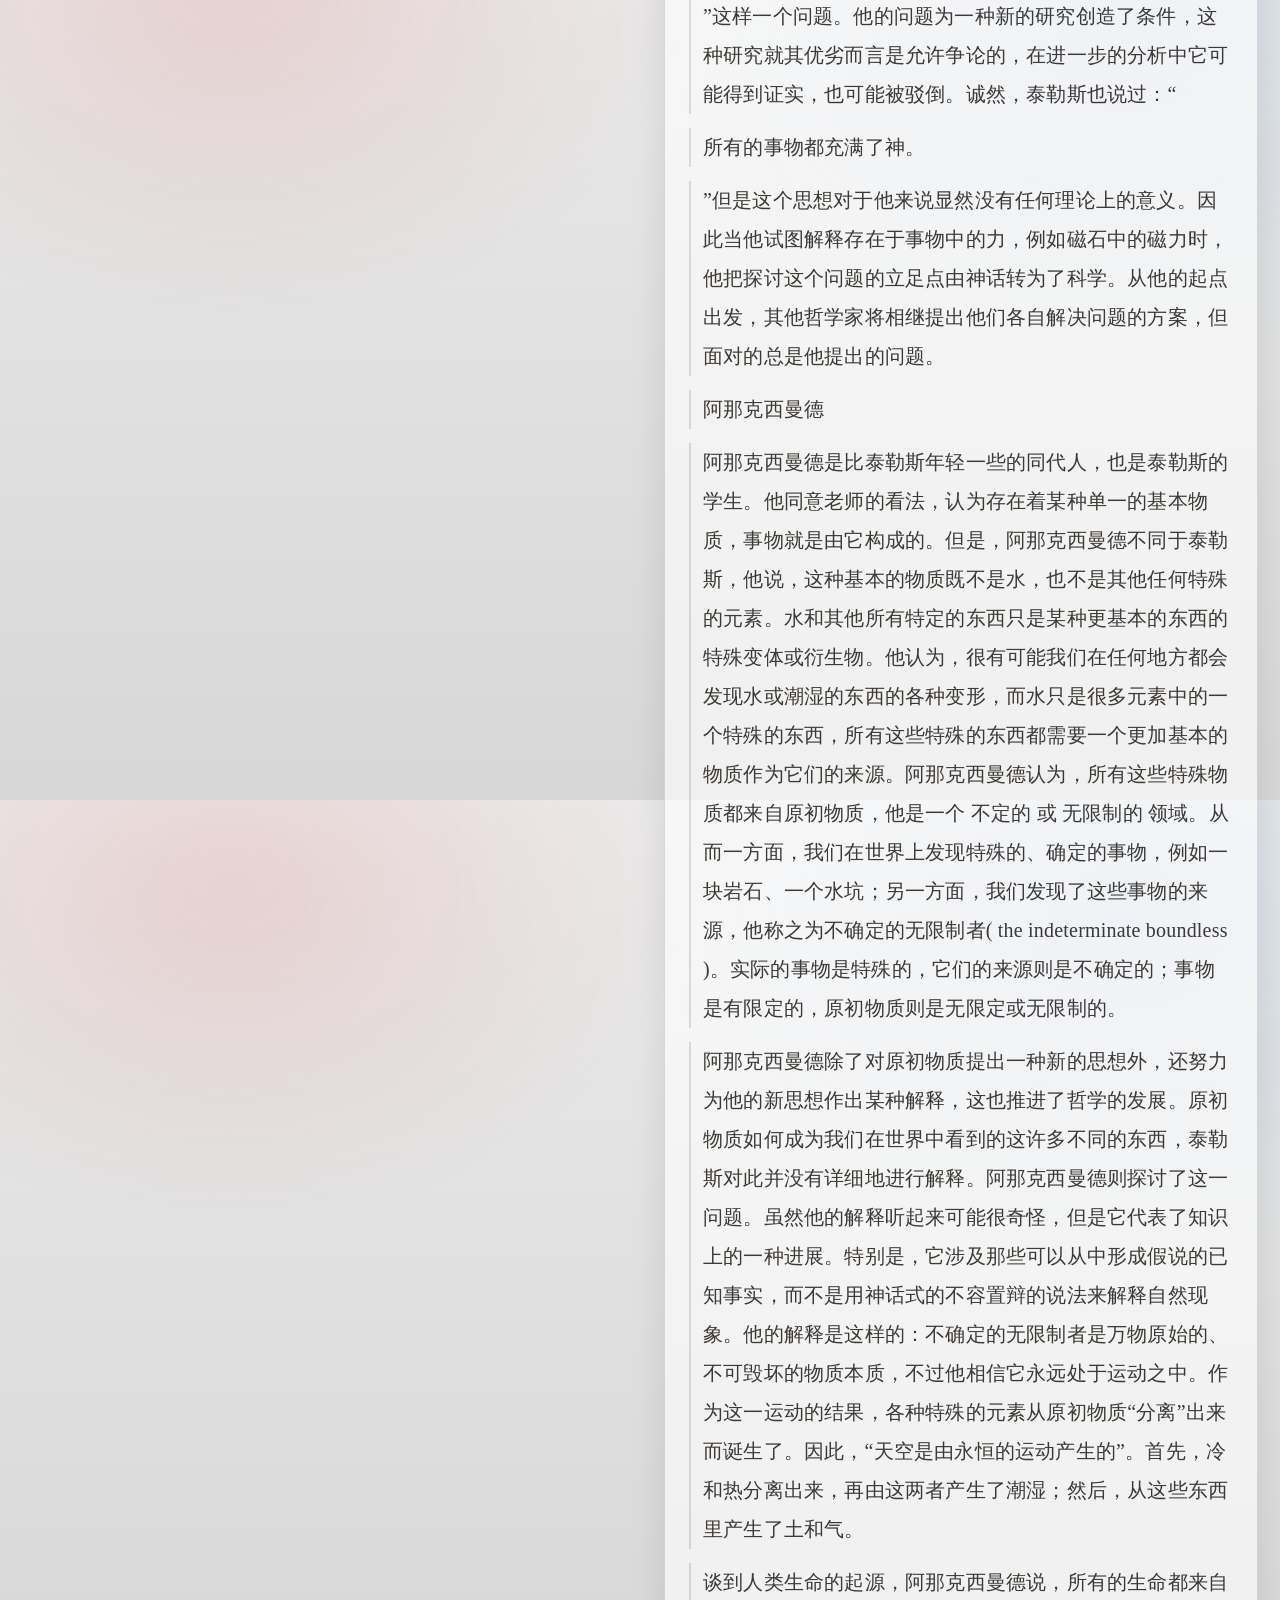
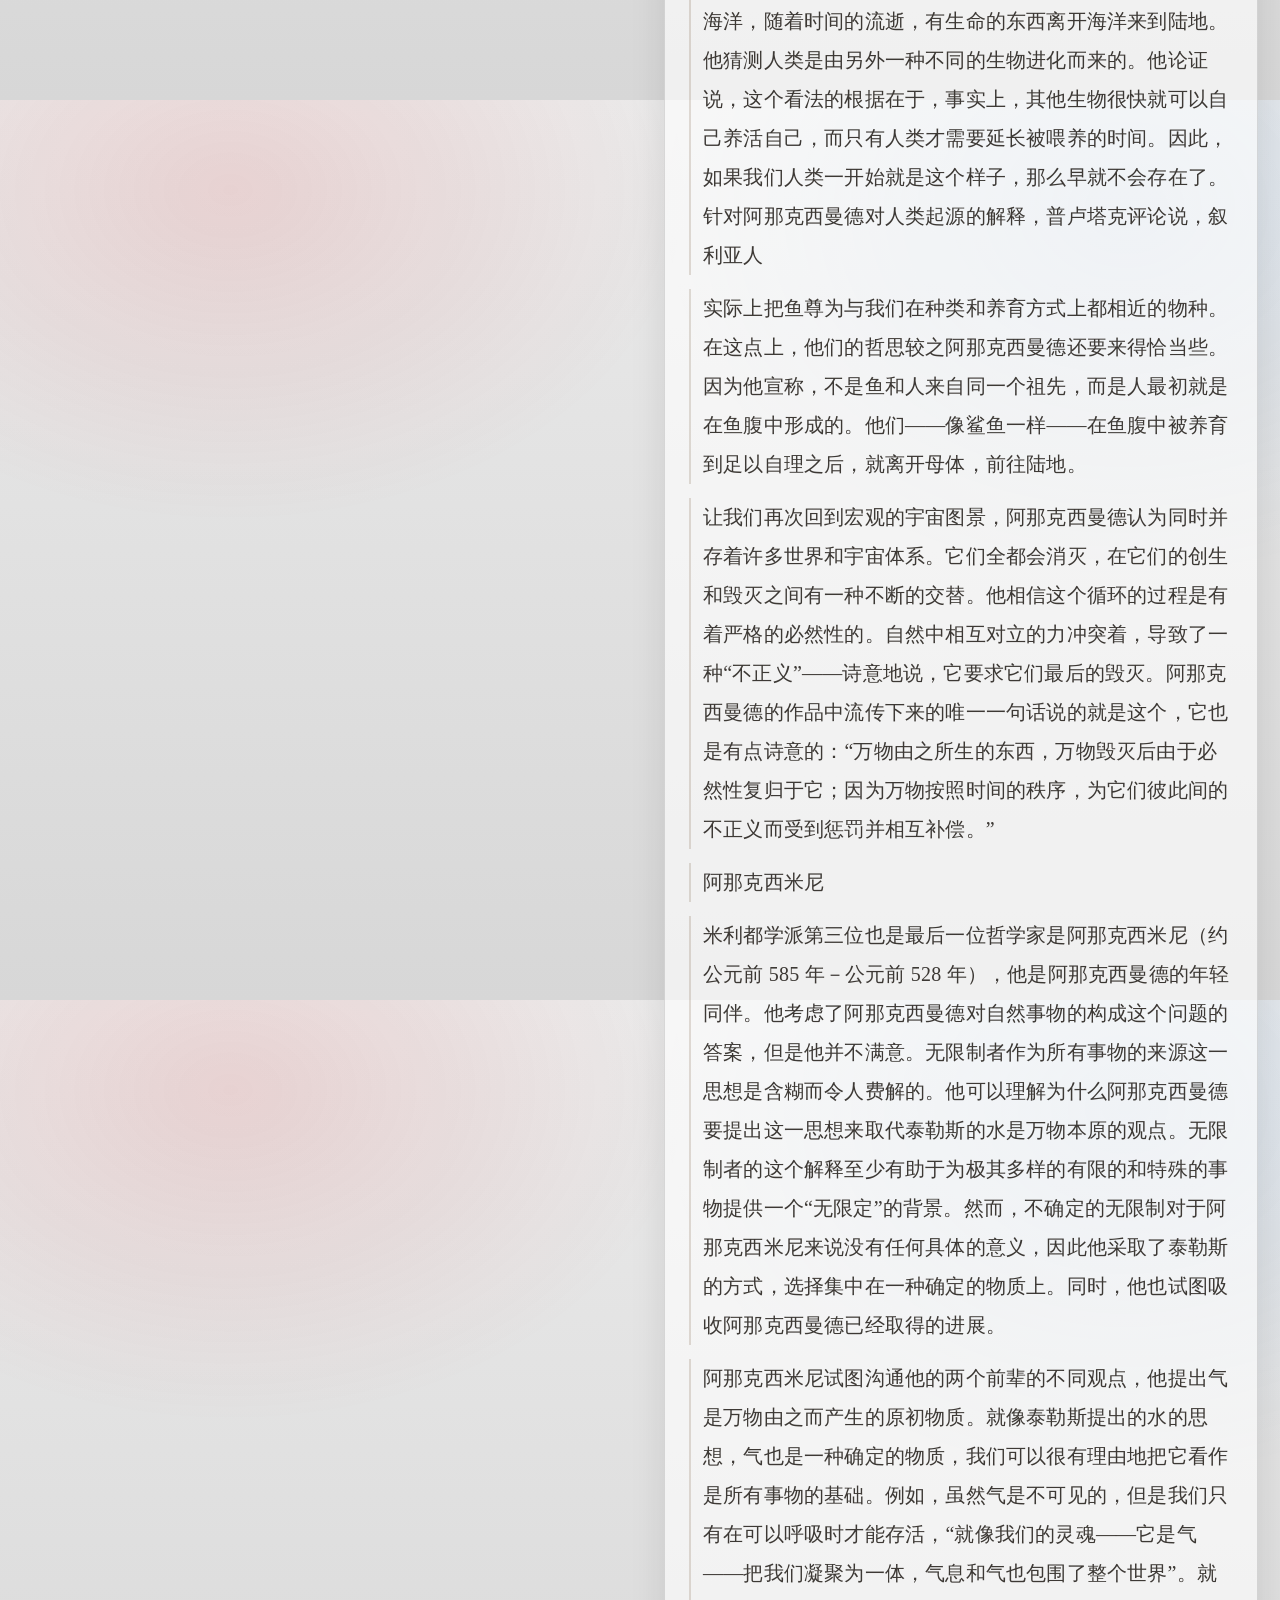
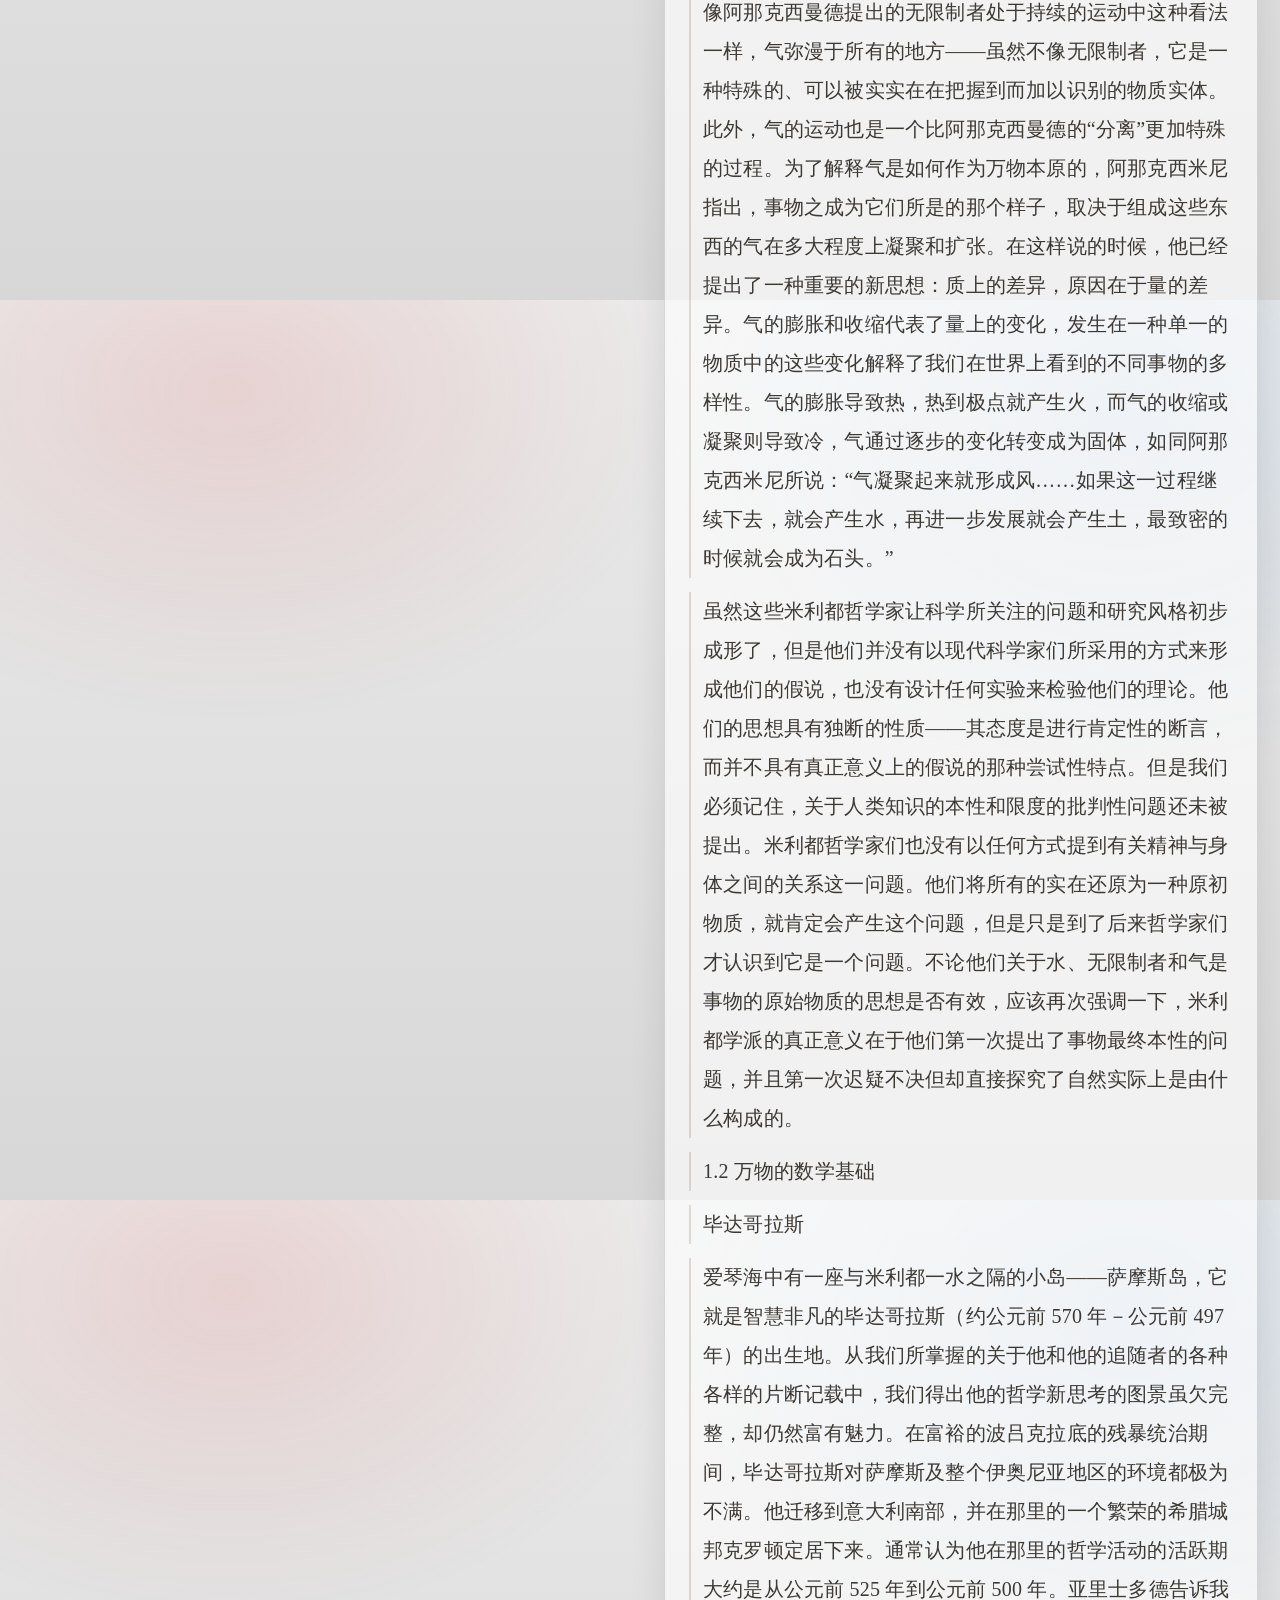
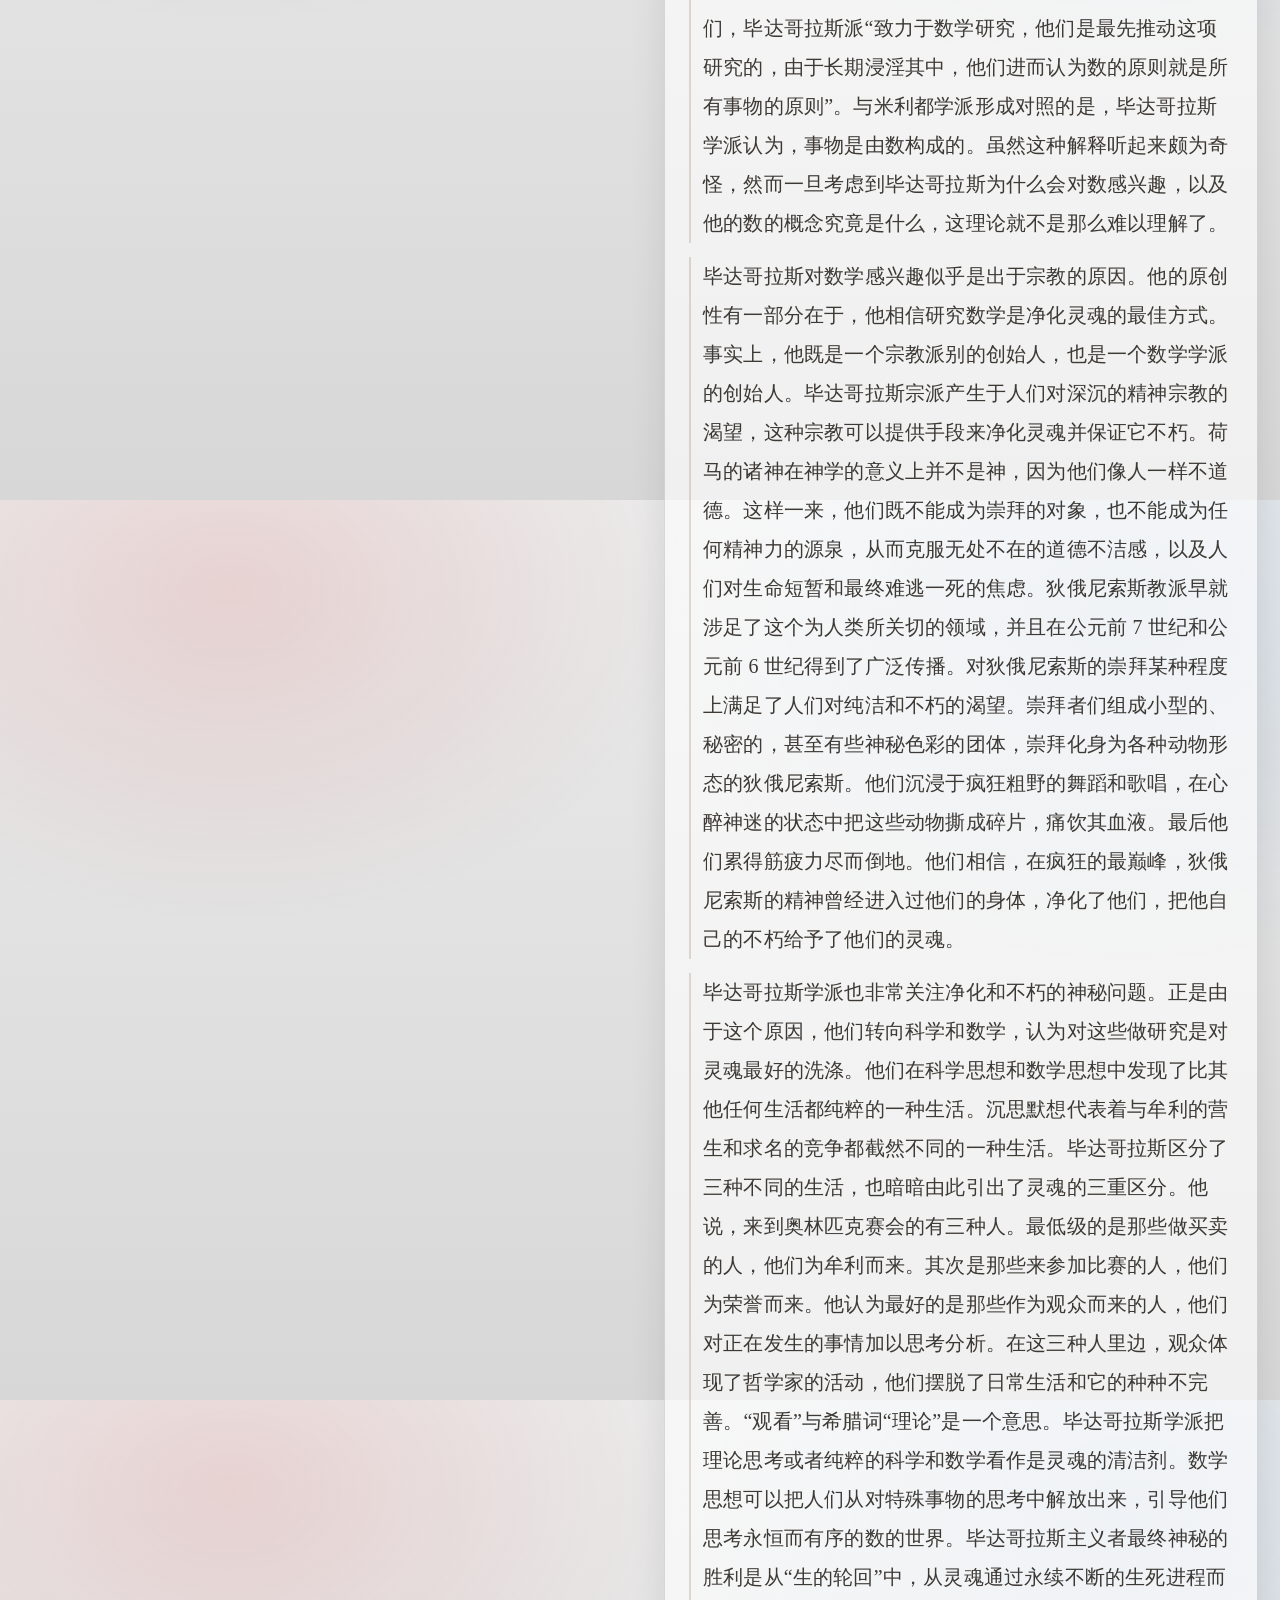
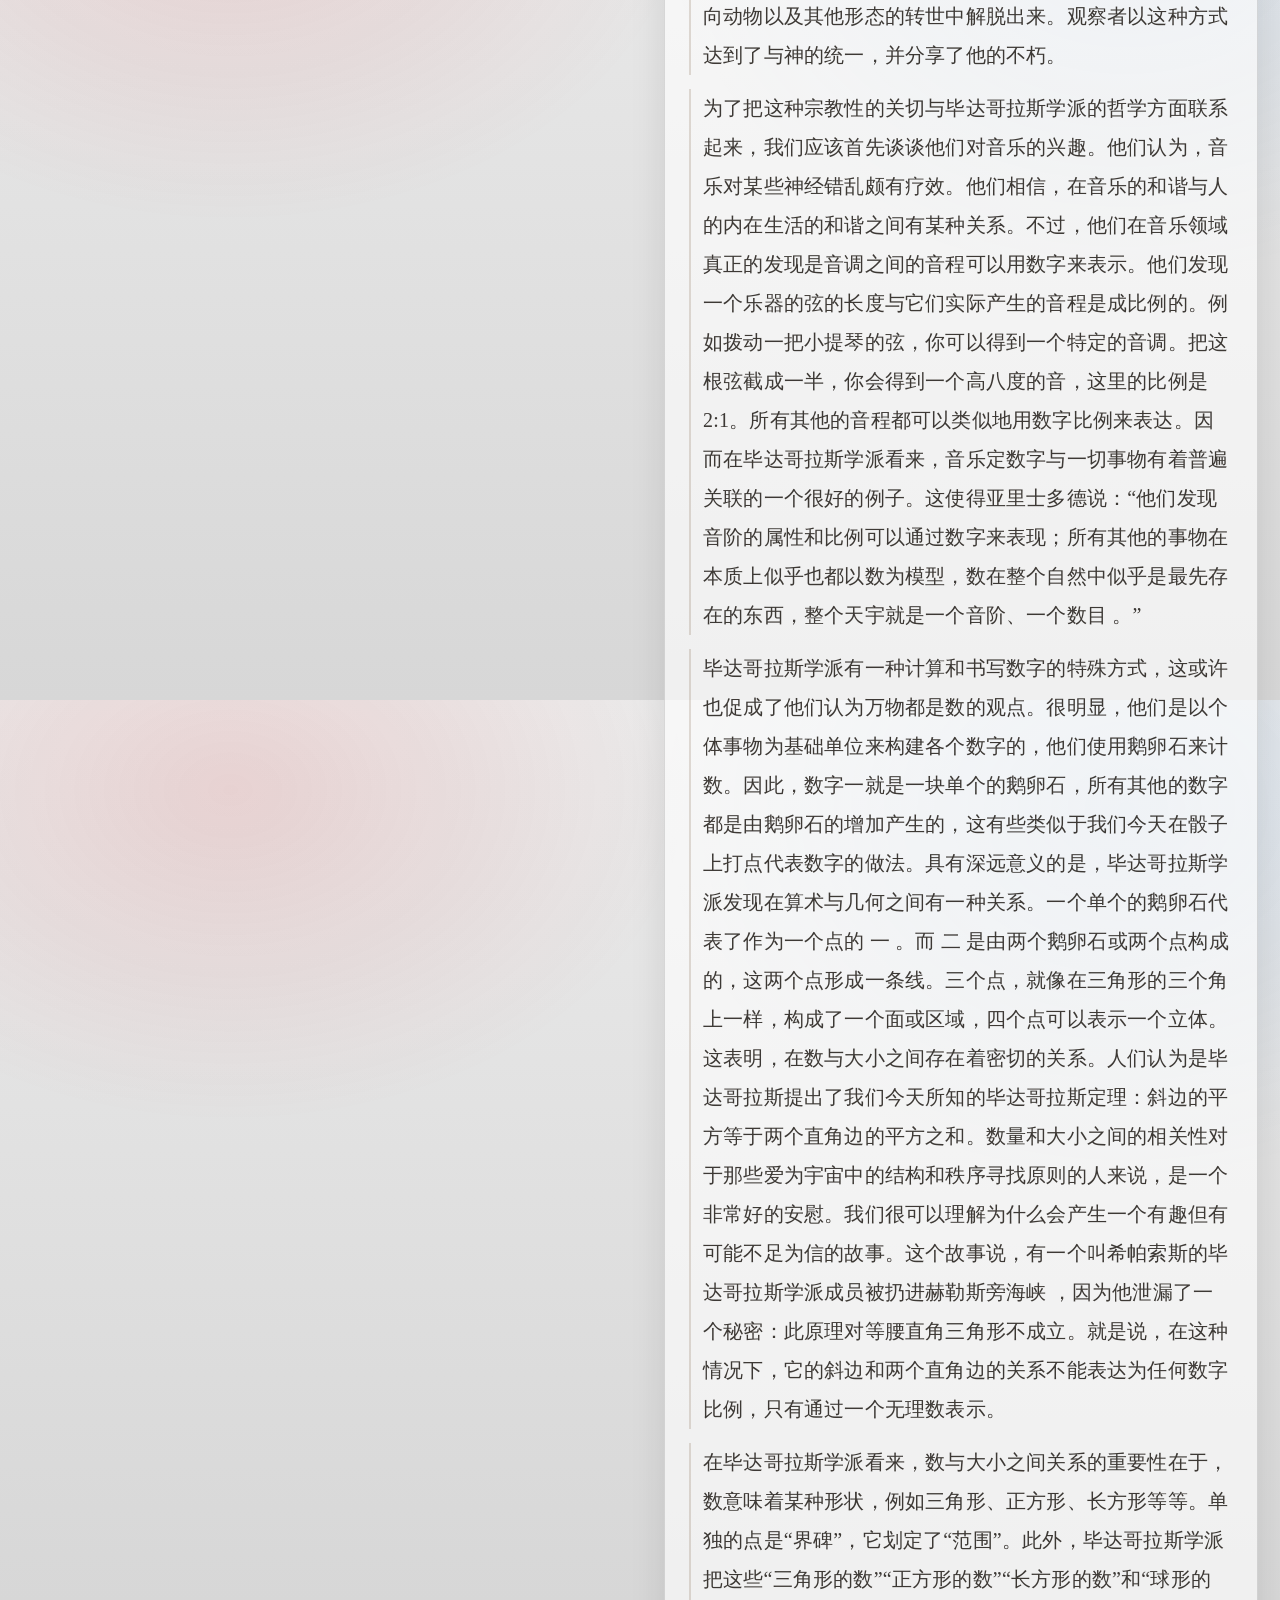
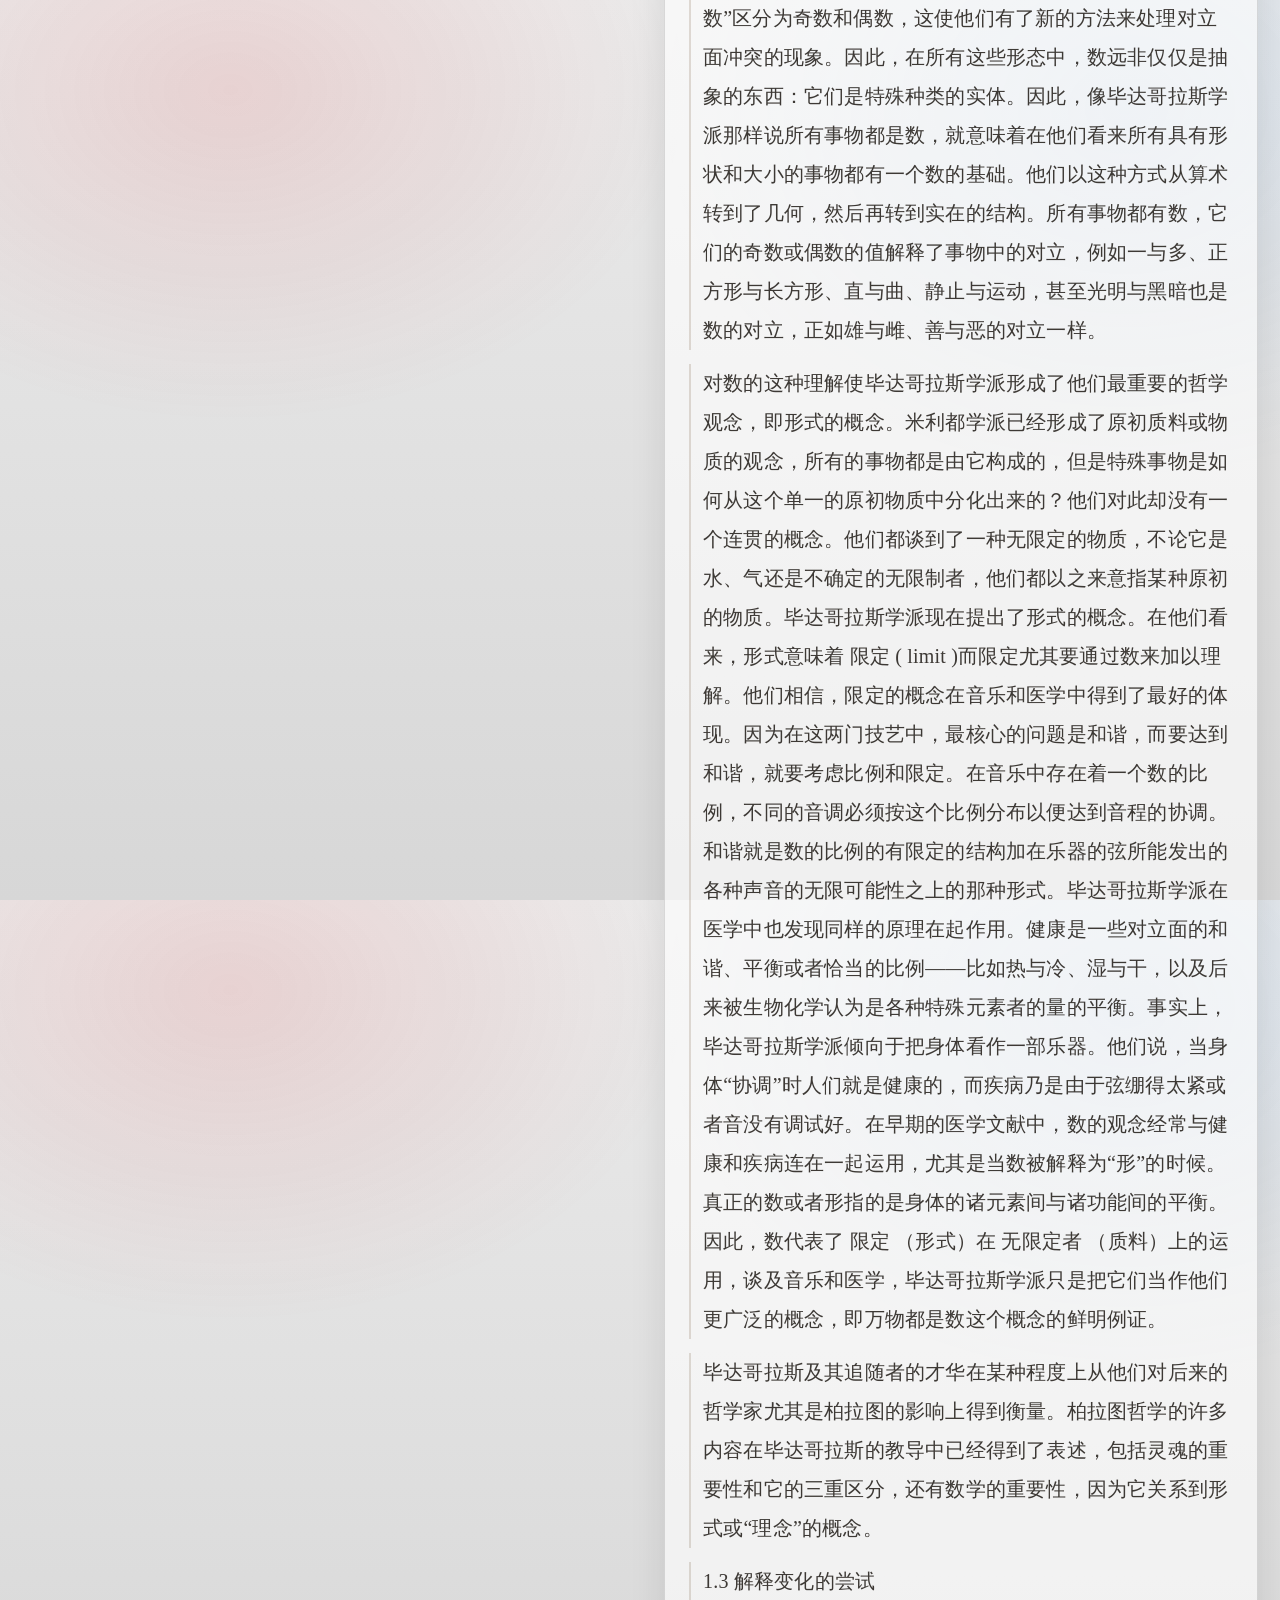
<file: zh/philo.html>
<!doctype html>
<html lang="zh-Hans">
  <head>
    <meta charset="utf-8" />
    <meta name="viewport" content="width=device-width, initial-scale=1" />
    <title>哲学书架｜鱼籽福袋 · 文献札记</title>
    <meta name="description" content="《西方哲学史（第9版）》专题书架：按主题内容、人物、时代、派别四类导航阅读。" />
    <link rel="stylesheet" href="../assets/css/main.css" />
  </head>
  <body>
    <a class="skip-link" href="#content">跳到内容</a>

    <div class="shell">
      <aside class="sidebar" aria-label="侧边栏导航">
        <a class="brand" href="./">
          <div class="logo" aria-hidden="true"></div>
          <div>
            <strong>鱼籽福袋 · 文献札记</strong>
            <span>文史哲 · 书架</span>
          </div>
        </a>

        <nav class="side-nav" aria-label="站点导航">
          <a href="./#projects">发现</a>
          <a href="./library.html">古代文学书架</a>
          <a class="active" href="./philo.html">哲学书架</a>
          <a href="./#about">关于</a>
          <a href="./#contact">联系</a>
          <button type="button" id="open-access">注册 / 登录</button>
          <a class="pill" href="../en/philo.html" aria-label="Switch to English philosophy shelf">EN</a>
        </nav>

        <div class="side-meta">
          <div class="access-badge" aria-live="polite">
            <span>访问状态</span>
            <strong id="access-status">未解锁</strong>
          </div>
          <a class="side-email" href="mailto:yuzifudai7@gmail.com">
            <span class="avatar" aria-hidden="true">Y</span>
            <span>yuzifudai7@gmail.com</span>
          </a>
        </div>
      </aside>

      <div class="page">
        <header class="topbar">
          <div class="wrap nav">
            <a class="brand" href="./">
              <div class="logo" aria-hidden="true"></div>
              <div>
                <strong>鱼籽福袋 · 文献札记</strong>
                <span>哲学书架</span>
              </div>
            </a>
            <nav class="navlinks">
              <a href="./library.html">古代文学</a>
              <a href="./philo.html" class="pill">哲学</a>
              <a href="./#contact" class="pill">联系</a>
              <a href="#access" class="pill" id="open-access-mobile">注册</a>
              <a href="../en/philo.html" class="pill" aria-label="Switch to English philosophy shelf">EN</a>
            </nav>
          </div>
        </header>

        <main id="content" class="wrap">
          <div class="section-head">
            <h2>《西方哲学史（第9版）》书架</h2>
            <small>四类导航共存：主题内容 / 人物 / 时代 / 派别</small>
          </div>

          <section class="library">
            <div class="panel">
              <div class="ink-illus-wrap">
                <img class="ink-illus" src="../assets/img/ink/mountain.svg" alt="哲学线条插画" />
                <div class="ink-illus-caption">Philosophy shelf line art</div>
              </div>

              <div class="branch-strip">
                <button class="branch-btn active" type="button" data-branch-btn="toc">目录流</button>
                <button class="branch-btn" type="button" data-branch-btn="topic">主题流</button>
                <button class="branch-btn" type="button" data-branch-btn="people">人物流</button>
              </div>

              <h3 id="branch-toc">时间</h3>
              <div class="chips" data-eras></div>

              <div style="height: 10px"></div>
              <h3>派别</h3>
              <div class="chips" data-schools></div>

              <div style="height: 10px"></div>
              <h3 id="branch-topic">主题 / 话题</h3>
              <div class="chips" data-topics></div>

              <div style="height: 10px"></div>
              <h3 id="branch-people">人物</h3>
              <div class="chips" data-people></div>

              <div style="height: 14px"></div>
              <h3>文献</h3>
              <div class="doc-list" data-docs></div>
            </div>

            <div class="panel viewer">
              <div class="viewer-head">
                <div>
                  <h2 data-doc-title>—</h2>
                  <div class="search-hits" data-doc-meta></div>
                  <div class="search-hits" data-doc-source></div>
                </div>
              </div>

              <div class="mode-switch">
                <button class="mode-btn active" type="button" data-mode="orig">原文</button>
                <button class="mode-btn" type="button" data-mode="trans">翻译</button>
                <span class="translate-note" data-translate-note>译读将分批加载并做术语润色。</span>
              </div>

              <div class="search-row">
                <input type="search" data-search placeholder="在当前文献中搜索并高亮" />
                <button class="btn" type="button" data-search-btn>搜索</button>
                <button class="btn" type="button" data-translate-more style="display:none">继续翻译</button>
              </div>

              <div style="height: 12px"></div>
              <div data-viewer></div>
            </div>
          </section>
        </main>

        <footer>
          <div class="wrap">
            <div>© <span id="y"></span> 鱼籽福袋 · 文献札记</div>
          </div>
        </footer>
      </div>
    </div>

    <div class="modal" id="access-modal" role="dialog" aria-modal="true" aria-labelledby="access-title">
      <div class="modal-card">
        <h3 id="access-title">注册 / 登录以解锁全部内容</h3>
        <p class="hint">提示：这是静态站点的“轻量解锁”，用于控制展示范围，不是强安全防护。</p>

        <div class="field">
          <label for="access-email">邮箱（可选）</label>
          <input id="access-email" type="email" autocomplete="email" placeholder="name@example.com" />
        </div>
        <div class="field">
          <label for="access-code">访问码</label>
          <input id="access-code" type="password" autocomplete="current-password" placeholder="输入访问码" />
        </div>

        <div class="modal-actions">
          <button class="btn primary" type="button" id="access-unlock">解锁</button>
          <button class="btn" type="button" id="access-logout">退出</button>
          <button class="btn" type="button" id="access-close">关闭</button>
        </div>
        <div class="modal-note" id="access-message" aria-live="polite"></div>
      </div>
    </div>

    <script src="../assets/js/philo-data.js"></script>
    <script src="../assets/js/access-config.js"></script>
    <script src="../assets/js/site.js"></script>
    <script src="../assets/js/philo/philo.js"></script>
    <script>
      document.getElementById("y").textContent = String(new Date().getFullYear());
    </script>
  </body>
</html>
</file>
<file: assets/css/main.css>
/* Warm editorial theme (static, fast) */
:root {
  --bg: #d7d7d7;
  --bg2: #ebebeb;
  --card: rgba(253, 253, 253, 0.9);
  --text: #151515;
  --muted: rgba(21, 21, 21, 0.68);
  --border: rgba(21, 21, 21, 0.14);
  --shadow: 0 22px 68px rgba(12, 12, 12, 0.14);
  --shadow2: 0 12px 36px rgba(12, 12, 12, 0.1);
  --radius: 18px;
  --radius2: 14px;
  --accent: #202020;
  --accent2: #5a5a5a;
  --accent-hot: #d92727;
  --focus: rgba(217, 39, 39, 0.28);
}

* {
  box-sizing: border-box;
}
html,
body {
  height: 100%;
}
body {
  margin: 0;
  color: var(--text);
  background: radial-gradient(720px 520px at 18% 10%, rgba(217, 39, 39, 0.12), transparent 64%),
    radial-gradient(780px 620px at 88% 12%, rgba(66, 143, 226, 0.11), transparent 60%),
    linear-gradient(180deg, var(--bg2), var(--bg));
  font-family: ui-sans-serif, system-ui, -apple-system, "Segoe UI", Roboto, Ubuntu, Cantarell, "Noto Sans",
    "Helvetica Neue", Arial, sans-serif;
  text-rendering: optimizeLegibility;
}
body::before{
  content:"";
  position:fixed;
  inset:0;
  pointer-events:none;
  z-index:0;
  background-image:
    radial-gradient(rgba(0,0,0,.05) 0.5px, transparent 0.5px),
    linear-gradient(110deg, rgba(255,255,255,.10), rgba(255,255,255,0) 42%);
  background-size: 3px 3px, 100% 100%;
  mix-blend-mode: multiply;
  opacity:.28;
}
::selection {
  background: rgba(108, 75, 42, 0.24);
  color: var(--text);
}

a {
  color: inherit;
}
.wrap {
  max-width: 1040px;
  margin: 0 auto;
  padding: 0 22px;
}

.skip-link{
  position:absolute;left:-999px;top:8px;
  background:#fff;color:#000;padding:8px 12px;border-radius:10px;
}
.skip-link:focus{left:8px;z-index:10}

/* Layout */
.shell {
  display: grid;
  grid-template-columns: 260px 1fr;
  min-height: 100vh;
}
@media (max-width: 980px) {
  .shell {
    grid-template-columns: 1fr;
  }
}

.sidebar {
  position: sticky;
  top: 0;
  height: 100vh;
  padding: 26px 18px 18px;
  border-right: 1px solid var(--border);
  background: linear-gradient(180deg, rgba(246, 246, 246, 0.94), rgba(238, 238, 238, 0.85));
  backdrop-filter: blur(10px);
}
@media (max-width: 980px) {
  .sidebar {
    display: none;
  }
}

.page {
  min-width: 0;
  position: relative;
  z-index: 1;
}

.nav{
  display:flex;align-items:center;justify-content:space-between;
  padding:14px 0;gap:12px;
}
.brand{
  display:flex;align-items:center;gap:10px;text-decoration:none;
}
.logo{
  width:36px;height:36px;border-radius:12px;
  background:
    radial-gradient(circle at 30% 30%, rgba(255,255,255,.9), rgba(255,255,255,0) 40%),
    radial-gradient(circle at 50% 50%, var(--accent-hot), #8f0d0d 72%);
  box-shadow: 0 10px 20px rgba(217, 39, 39, 0.24);
}
.brand strong{font-size:14px;letter-spacing:.6px}
.brand span{display:block;color:var(--muted);font-size:12px}

/* Topbar (mobile) */
.topbar {
  position: sticky;
  top: 0;
  z-index: 5;
  background: rgba(251, 247, 240, 0.82);
  backdrop-filter: blur(10px);
  border-bottom: 1px solid var(--border);
}
@media (min-width: 981px) {
  .topbar {
    display: none;
  }
}

.navlinks {
  display: flex;
  align-items: center;
  gap: 10px;
  flex-wrap: wrap;
  justify-content: flex-end;
}
.navlinks a {
  text-decoration: none;
  padding: 8px 10px;
  border-radius: 999px;
  border: 1px solid transparent;
  color: var(--muted);
}
.navlinks a:hover {
  border-color: var(--border);
  color: var(--text);
}
.pill {
  border: 1px solid var(--border);
  background: rgba(255, 255, 255, 0.45);
  box-shadow: var(--shadow2);
}

/* Sidebar navigation */
.side-nav {
  margin-top: 18px;
  display: grid;
  gap: 8px;
}
.side-nav a,
.side-nav button {
  appearance: none;
  border: 1px solid transparent;
  background: transparent;
  text-align: left;
  cursor: pointer;
  font: inherit;
  color: var(--muted);
  padding: 10px 12px;
  border-radius: 8px;
  font-size: 12px;
  letter-spacing: .08em;
  text-transform: uppercase;
  text-decoration: none;
}
.side-nav a:hover,
.side-nav button:hover {
  border-color: var(--border);
  color: var(--text);
  background: rgba(255, 255, 255, 0.45);
}
.side-nav .active {
  border-color: rgba(217, 39, 39, 0.24);
  background: rgba(217, 39, 39, 0.08);
  color: var(--text);
}
.side-meta {
  margin-top: auto;
  padding-top: 14px;
  border-top: 1px solid var(--border);
  display: grid;
  gap: 10px;
}
.side-email {
  display: flex;
  align-items: center;
  gap: 10px;
  color: var(--muted);
  font-size: 12px;
  text-decoration: none;
}
.side-email .avatar {
  width: 28px;
  height: 28px;
  border-radius: 999px;
  border: 1px solid var(--border);
  background: rgba(255, 255, 255, 0.55);
  display: grid;
  place-items: center;
  font-weight: 600;
  color: rgba(35, 31, 26, 0.72);
}
.access-badge {
  display: inline-flex;
  align-items: center;
  gap: 8px;
  padding: 8px 10px;
  border-radius: 999px;
  border: 1px solid var(--border);
  background: rgba(255, 255, 255, 0.42);
  color: var(--muted);
  font-size: 12px;
}
.access-badge strong {
  color: var(--text);
  font-weight: 650;
}

main {
  padding: 32px 0 52px;
}

.poster-home{
  padding: 20px;
  border-radius: 12px;
  background: #cfced3;
  box-shadow: 0 24px 64px rgba(12, 12, 16, 0.14);
}
.ab-switch{
  display:flex;
  gap:10px;
  flex-wrap:wrap;
  margin-bottom:12px;
}
.ab-btn{
  appearance:none;
  border:1px solid rgba(20,20,20,.2);
  background: rgba(248,248,251,.62);
  color: rgba(20,20,24,.8);
  border-radius:999px;
  padding:8px 13px;
  cursor:pointer;
  font-size:12px;
  letter-spacing:.05em;
}
.ab-btn.active{
  background: rgba(217,39,39,.13);
  border-color: rgba(217,39,39,.42);
  color: rgba(20,20,24,.95);
}
.mood-card{
  border:1px solid rgba(15,15,17,.14);
  border-radius:14px;
  background: rgba(248,248,250,.78);
  overflow:hidden;
  position:relative;
}
.mood-hero-stage{
  min-height: 420px;
}
.mood-hero-stage > img{
  width:100%;
  height:100%;
  object-fit:cover;
  border-radius:10px;
  border:1px solid rgba(20,20,20,.14);
  display:block;
}
.hero-overlay{
  position:absolute;
  left:18px;
  bottom:18px;
  right:18px;
  display:grid;
  gap:6px;
  max-width: 42ch;
}
.hero-overlay p{
  margin:0;
  font-size:11px;
  letter-spacing:.15em;
  text-transform:uppercase;
}
.hero-overlay h1{
  margin:0;
  font-size: clamp(38px, 6.4vw, 72px);
  line-height:.95;
}
.hero-overlay span{
  font-size:14px;
  line-height:1.55;
}
.hero-overlay-a p,
.hero-overlay-a h1{
  color:#ff3939;
}
.hero-overlay-a span{
  color: rgba(244,244,246,.92);
}
.hero-overlay-b p{
  color: #161d32;
}
.hero-overlay-b h1{
  color: #e6292f;
}
.hero-overlay-b span{
  color: rgba(22,27,42,.9);
}
.poster-footer{
  margin-top: 12px;
  display:flex;
  justify-content: space-between;
  gap: 16px;
  flex-wrap: wrap;
  color: rgba(24,24,28,.62);
  font-family: ui-serif, Georgia, "Times New Roman", Times, "Noto Serif SC", "Songti SC", serif;
  font-size: clamp(18px, 2.2vw, 32px);
}
.poster-footer a{
  color: inherit;
  text-decoration: none;
}
.poster-footer a:hover{
  text-decoration: underline;
}
@media (max-width: 1080px){
  .hero-overlay{
    max-width: 60ch;
  }
}
@media (max-width: 980px){
  .poster-home{padding: 14px;}
  .mood-hero-stage{
    min-height:340px;
  }
  .hero-overlay{
    left:12px;
    right:12px;
    bottom:12px;
  }
  .hero-overlay h1{
    font-size: clamp(28px, 10vw, 48px);
  }
  .hero-overlay span{
    font-size:12px;
  }
}

.signature-stage{
  padding:16px;
  position: relative;
  overflow: hidden;
}
.signature-stage::before{
  content:"";
  position:absolute;
  width:220px;
  height:220px;
  right:-70px;
  top:-70px;
  border-radius:50%;
  background: radial-gradient(circle at 30% 30%, #ff6a6a, #d92727 66%, rgba(217,39,39,0) 70%);
  opacity:.9;
  pointer-events:none;
}
.signature-window{
  border:1px solid var(--border);
  border-radius:16px;
  background: rgba(245,245,245,.95);
  box-shadow: var(--shadow2);
}
.window-top{
  display:grid;
  grid-template-columns:auto 1fr auto;
  align-items:center;
  gap:12px;
  padding:9px 12px;
  border-bottom:1px solid var(--border);
  font-size:11px;
  color: rgba(21,21,21,.62);
}
.dots{
  width:48px;
  height:10px;
  display:inline-block;
  background:
    radial-gradient(circle, #9d9d9d 3px, transparent 3px) 0 0/16px 10px;
}
.window-url{
  text-align:center;
  letter-spacing:.06em;
}
.window-tools{
  letter-spacing:.1em;
}
.window-body{
  display:grid;
  grid-template-columns:120px 1.1fr .9fr;
  gap:16px;
  padding:14px;
}
@media (max-width: 900px){
  .window-body{grid-template-columns:1fr;gap:12px}
}
.window-mini-nav{
  display:grid;
  align-content:start;
  gap:5px;
}
.window-mini-nav a{
  font-size:10px;
  letter-spacing:.1em;
  text-transform:uppercase;
  color: rgba(21,21,21,.72);
  text-decoration:none;
}
.window-main h2{
  margin:0;
  font-size: clamp(30px, 4.7vw, 52px);
  line-height:1.08;
  letter-spacing:-.02em;
  font-family: ui-serif, Georgia, "Times New Roman", Times, "Noto Serif SC", "Songti SC", serif;
}
.window-kicker{
  margin:0 0 8px;
  font-size:11px;
  letter-spacing:.12em;
  text-transform:uppercase;
  color: rgba(21,21,21,.6);
}
.window-main p{
  margin-top:10px;
  max-width:44ch;
  font-size:13px;
}
.window-graphic{
  position:relative;
  min-height:220px;
  border:1px solid var(--border);
  border-radius:14px;
  background:
    radial-gradient(260px 180px at 70% 20%, rgba(66,143,226,.2), transparent 65%),
    radial-gradient(220px 150px at 20% 80%, rgba(217,39,39,.2), transparent 68%),
    rgba(251,251,251,.9);
  display:grid;
  align-items:end;
}
.window-graphic img{
  width:100%;
  opacity:.9;
}
.graphic-star{
  position:absolute;
  left:18%;
  top:14%;
  width:140px;
  height:140px;
  border:2px solid rgba(21,21,21,.3);
  clip-path: polygon(50% 0%, 61% 35%, 98% 35%, 68% 57%, 79% 92%, 50% 71%, 21% 92%, 32% 57%, 2% 35%, 39% 35%);
}

.hero{
  display:grid;
  grid-template-columns:1.6fr .9fr;
  gap:20px;
  align-items:start;
}
@media (max-width: 900px){
  .hero{grid-template-columns:1fr}
}
.card{
  border:1px solid var(--border);
  background: var(--card);
  border-radius: var(--radius);
  box-shadow:var(--shadow);
  backdrop-filter: blur(8px);
}
.hero .card{padding:22px}
.hero-main,
.hero-side,
.pathway-panel,
.creative-scene{
  border-radius: 10px;
  background: rgba(252,252,252,.94);
}
.hero-main{
  display:grid;
  gap:12px;
  position: relative;
  overflow: hidden;
}
.hero-main::before{
  content:"";
  position:absolute;
  right:18px;
  top:16px;
  width:86px;
  height:120px;
  background:
    radial-gradient(circle at 5px 5px, rgba(255,255,255,.62) 2px, rgba(255,255,255,0) 2.2px) 0 0/10px 10px,
    linear-gradient(180deg, rgba(217,39,39,.86), rgba(217,39,39,.42));
  border-radius: 8px;
  opacity:.9;
  pointer-events:none;
}
.hero-lead{
  font-size:15px;
  color: rgba(35, 31, 26, 0.78);
}
.hero-subline{
  font-size:13px;
  color: var(--muted);
}
.hero-focus{
  display:grid;
  grid-template-columns:repeat(3, minmax(0, 1fr));
  gap:10px;
  margin-top:4px;
}
@media (max-width: 760px){
  .hero-focus{grid-template-columns:1fr}
}
.focus-item{
  padding:10px 11px;
  border-radius:14px;
  border:1px solid var(--border);
  background: rgba(255, 255, 255, 0.45);
}
.focus-item b{
  display:block;
  font-size:12px;
}
.focus-item span{
  display:block;
  margin-top:5px;
  font-size:12px;
  line-height:1.6;
  color: var(--muted);
}
.kicker{
  display:inline-flex;align-items:center;gap:10px;
  padding:8px 12px;border-radius:8px;
  border:1px solid var(--border);
  color:var(--muted);font-size:12px;
  text-transform: uppercase;
  letter-spacing: .08em;
}
.kdot{
  width:8px;height:8px;border-radius:999px;
  background: linear-gradient(135deg, var(--accent), var(--accent2));
  box-shadow: 0 0 0 4px rgba(108, 75, 42, 0.16);
}
h1 {
  margin: 14px 0 8px;
  font-size: clamp(30px, 4vw, 42px);
  line-height: 1.15;
  letter-spacing: -0.02em;
  font-family: ui-serif, Georgia, "Times New Roman", Times, "Noto Serif SC", "Songti SC", serif;
}
@media (max-width: 480px){h1{font-size:28px}}
p {
  margin: 0;
  color: var(--muted);
  line-height: 1.75;
}

.cta{display:flex;gap:10px;flex-wrap:wrap;margin-top:16px}
.btn{
  display:inline-flex;align-items:center;gap:10px;
  text-decoration:none;
  padding:10px 12px;border-radius:8px;
  border:1px solid var(--border);
  background: rgba(255, 255, 255, 0.88);
  font-size: 12px;
  letter-spacing: .06em;
  text-transform: uppercase;
}
.btn.primary{
  border-color: rgba(217, 39, 39, 0.36);
  background: linear-gradient(135deg, rgba(217, 39, 39, 0.14), rgba(255, 114, 114, 0.15));
}
.btn:hover {
  transform: translateY(-1px);
}
.btn:focus-visible,
.side-nav a:focus-visible,
.side-nav button:focus-visible,
.navlinks a:focus-visible,
a:focus-visible {
  outline: 3px solid var(--focus);
  outline-offset: 2px;
  border-radius: 12px;
}

.meta{
  padding:18px;
  display:grid;gap:10px;
}
.hero-side .chip span{
  line-height:1.7;
}
.meta .row{display:grid;grid-template-columns:1fr 1fr;gap:10px}
@media (max-width: 900px){.meta .row{grid-template-columns:1fr}}
.chip{
  padding:10px 12px;border-radius:16px;
  border:1px solid var(--border);
  background: rgba(255, 255, 255, 0.42);
}
.chip b{display:block;font-size:12px}
.chip span{display:block;color:var(--muted);font-size:12px;margin-top:4px}

.taste-map{
  margin-top:20px;
  padding:18px;
  background:
    linear-gradient(90deg, rgba(217,39,39,.09) 0 8px, transparent 8px 100%),
    linear-gradient(180deg, rgba(255,255,255,.92), rgba(246,246,246,.86));
}
.taste-grid{
  display:grid;
  grid-template-columns:repeat(3, minmax(0, 1fr));
  gap:10px;
}
@media (max-width: 900px){
  .taste-grid{grid-template-columns:1fr}
}
.taste-card{
  border:1px solid var(--border);
  border-radius:14px;
  padding:12px;
  background:
    radial-gradient(180px 80px at 95% 0%, rgba(66,143,226,.16), transparent 72%),
    rgba(255,255,255,.68);
}
.taste-no{
  display:inline-flex;
  align-items:center;
  justify-content:center;
  min-width:34px;
  height:24px;
  padding:0 8px;
  border-radius:999px;
  border:1px solid rgba(217,39,39,.32);
  color: rgba(21,21,21,.82);
  font-size:11px;
  letter-spacing:.08em;
  background: rgba(255,255,255,.85);
}
.taste-card h3{
  margin:8px 0 6px;
  font-size:17px;
  font-family: ui-serif, Georgia, "Times New Roman", Times, "Noto Serif SC", "Songti SC", serif;
}
.taste-card p{
  font-size:13px;
  line-height:1.72;
}
.taste-note{
  margin-top:12px;
  font-size:13px;
  color: rgba(21,21,21,.74);
}

section{margin-top:20px}
.section-head{display:flex;align-items:end;justify-content:space-between;gap:12px;margin:0 0 12px}
.section-head h2{
  margin:0;
  font-size:16px;
  letter-spacing:.2px;
  font-family: ui-serif, Georgia, "Times New Roman", Times, "Noto Serif SC", "Songti SC", serif;
}
.section-head small{color:var(--muted)}

.grid{
  display:grid;
  grid-template-columns:repeat(12, 1fr);
  gap:12px;
}
.pathway-panel{
  padding:18px;
}
.visual-atlas{
  display:grid;
  grid-template-columns:repeat(3, minmax(0, 1fr));
  gap:10px;
  margin: 2px 0 12px;
}
@media (max-width: 900px){
  .visual-atlas{grid-template-columns:1fr}
}
.visual-card{
  border:1px solid var(--border);
  border-radius:16px;
  background: rgba(255,255,255,.56);
  padding:10px;
}
.visual-card img{
  width:100%;
  display:block;
  border:1px solid rgba(35,31,26,.1);
  border-radius:12px;
  background: rgba(255,255,255,.72);
}
.visual-card b{
  display:block;
  font-size:13px;
  margin:8px 0 4px;
}
.visual-card p{
  font-size:12px;
  line-height:1.65;
}
.pathway-grid{
  display:grid;
  grid-template-columns:repeat(2, minmax(0, 1fr));
  gap:10px;
}
@media (max-width: 860px){
  .pathway-grid{grid-template-columns:1fr}
}
.pathway-item{
  border:1px solid var(--border);
  border-radius:14px;
  padding:12px;
  background:
    radial-gradient(120px 60px at 86% 14%, rgba(176, 140, 98, 0.14), transparent 72%),
    rgba(255, 255, 255, 0.50);
}
.pathway-item b{
  display:block;
  font-size:13px;
  margin-bottom:4px;
}
.pathway-item p{
  font-size:13px;
  line-height:1.7;
}
.creative-scene{
  padding:18px;
}
.creative-grid{
  display:grid;
  grid-template-columns:1.5fr 1fr 1fr;
  gap:10px;
}
@media (max-width: 980px){
  .creative-grid{grid-template-columns:1fr}
}
.creative-card{
  border:1px solid var(--border);
  border-radius:16px;
  background: rgba(255,255,255,.56);
  padding:12px;
  position:relative;
  overflow:hidden;
}
.creative-card-manifest::after{
  content:"";
  position:absolute;
  right:-32px;
  top:-34px;
  width:122px;
  height:122px;
  border-radius:50%;
  background: radial-gradient(circle at 30% 30%, rgba(255,255,255,.82), rgba(217,39,39,.72));
  opacity:.88;
}
.creative-card-manifest::before{
  content:"";
  position:absolute;
  left:-22px;
  bottom:-24px;
  width:180px;
  height:120px;
  background:
    radial-gradient(circle, rgba(21,21,21,.78) 2px, transparent 2.2px) 0 0/14px 14px;
  opacity:.22;
}
.creative-kicker{
  font-size:11px;
  letter-spacing:.18em;
  color: rgba(35,31,26,.66);
  margin:0 0 8px;
}
.creative-card h3{
  margin:0 0 10px;
  font-size:22px;
  line-height:1.34;
  max-width: 34ch;
  font-family: ui-serif, Georgia, "Times New Roman", Times, "Noto Serif SC", "Songti SC", serif;
}
.creative-card-manifest p{
  max-width: 44ch;
}
.creative-card-lines{
  display:grid;
  align-content:space-between;
}
.creative-card-lines img{
  width:100%;
  border-radius:12px;
  border:1px solid rgba(35,31,26,.1);
  background: rgba(255,255,255,.72);
  filter: contrast(1.04) saturate(.9);
}
.creative-tags{
  margin-top:10px;
  display:flex;
  gap:8px;
  flex-wrap:wrap;
}
.creative-tags span{
  font-size:11px;
  border:1px solid rgba(217,39,39,.28);
  color: rgba(35,31,26,.78);
  padding:5px 8px;
  border-radius:999px;
  background: rgba(255,255,255,.78);
}
.creative-card-quote{
  background:
    linear-gradient(90deg, rgba(217,39,39,.14) 0 18px, transparent 18px 100%),
    radial-gradient(240px 180px at 88% 10%, rgba(217,39,39,.14), transparent 68%),
    rgba(255,255,255,.58);
}
.creative-card-quote blockquote{
  margin:0;
  font-size:22px;
  line-height:1.45;
  font-family: ui-serif, Georgia, "Times New Roman", Times, "Noto Serif SC", "Songti SC", serif;
}
.creative-card-quote p{
  margin-top:14px;
  font-size:12px;
}
.col-6{grid-column:span 6}
.col-4{grid-column:span 4}
.col-12{grid-column:span 12}
@media (max-width: 900px){.col-6,.col-4{grid-column:span 12}}

.project{
  padding:16px;border-radius:18px;
  border:1px solid var(--border);
  background: rgba(255, 255, 255, 0.42);
  display:flex;flex-direction:column;gap:10px;
  position: relative;
  transition: transform .18s ease, box-shadow .18s ease, border-color .18s ease;
}
.project:hover{
  transform: translateY(-2px);
  box-shadow: 0 16px 40px rgba(35, 31, 26, 0.10);
  border-color: rgba(108, 75, 42, 0.24);
}
.project:focus-within{
  box-shadow: 0 0 0 3px rgba(108, 75, 42, 0.14), 0 16px 40px rgba(35, 31, 26, 0.10);
}
.project h3{
  margin:0;
  font-size:14px;
  font-family: ui-serif, Georgia, "Times New Roman", Times, "Noto Serif SC", "Songti SC", serif;
}
.project .desc{color:var(--muted);font-size:13px;line-height:1.55}
.project-cover{
  border:1px solid var(--border);
  border-radius:14px;
  padding:12px;
  background:
    radial-gradient(260px 80px at 18% 15%, rgba(108, 75, 42, 0.10), transparent 62%),
    radial-gradient(240px 120px at 80% 85%, rgba(176, 140, 98, 0.14), transparent 58%),
    rgba(255, 255, 255, 0.62);
}
.project-cover b{
  display:block;
  font-size:12px;
  font-family: ui-serif, Georgia, "Times New Roman", Times, "Noto Serif SC", "Songti SC", serif;
}
.project-cover span{
  display:block;
  margin-top:6px;
  font-size:12px;
  color:var(--muted);
}
.project-facts{
  display:grid;
  gap:8px;
}
.fact{
  border:1px solid var(--border);
  border-radius:12px;
  padding:9px 10px;
  background: rgba(255, 255, 255, 0.48);
}
.fact b{
  display:block;
  font-size:11px;
  letter-spacing:.2px;
  color:rgba(35,31,26,.86);
}
.fact span{
  display:block;
  margin-top:4px;
  font-size:12px;
  line-height:1.6;
  color:var(--muted);
}
.tags{display:flex;gap:8px;flex-wrap:wrap}
.tag{
  font-size:12px;color:var(--muted);
  padding:6px 8px;border-radius:999px;
  border:1px solid var(--border);
  background: rgba(255, 255, 255, 0.42);
}
.proj-links{display:flex;gap:10px;flex-wrap:wrap}
.proj-links-title{
  font-size:12px;
  color:var(--muted);
}
.proj-links a{color:var(--text);text-decoration:none;font-size:13px}
.proj-links a:hover{text-decoration:underline}

.about-copy{
  display:grid;
  gap:10px;
}
.about-journey{
  display:grid;
  gap:8px;
  margin-bottom:12px;
}
.about-journey span{
  display:block;
  padding:8px 10px;
  border-radius:12px;
  border:1px solid var(--border);
  background: rgba(255,255,255,.46);
  color: rgba(35, 31, 26, 0.78);
  font-size:12px;
}

/* Locked overlay */
.project.locked {
  overflow: hidden;
}
.project.locked > :not(.lock-overlay) {
  filter: blur(3px);
  opacity: 0.70;
}
.lock-overlay {
  position: absolute;
  inset: 0;
  display: grid;
  place-items: center;
  padding: 16px;
  background: radial-gradient(420px 220px at 40% 30%, rgba(255, 255, 255, 0.92), rgba(255, 255, 255, 0.70));
  border-radius: 18px;
}
.lock-box {
  width: min(420px, 100%);
  border: 1px solid rgba(108, 75, 42, 0.20);
  background: rgba(255, 255, 255, 0.82);
  border-radius: 16px;
  box-shadow: var(--shadow2);
  padding: 14px 14px 12px;
}
.lock-box b {
  display: block;
  font-size: 13px;
  margin-bottom: 4px;
  color: var(--text);
}
.lock-box p {
  font-size: 12px;
  margin: 0 0 10px;
}
.lock-actions {
  display: flex;
  gap: 10px;
  flex-wrap: wrap;
}
.lock-actions .btn {
  padding: 8px 10px;
  border-radius: 12px;
}

/* Modal */
.modal {
  position: fixed;
  inset: 0;
  display: none;
  align-items: center;
  justify-content: center;
  padding: 18px;
  background: rgba(35, 31, 26, 0.30);
  backdrop-filter: blur(6px);
  z-index: 20;
}
.modal.open {
  display: flex;
}
.modal-card {
  width: min(520px, 100%);
  border: 1px solid rgba(35, 31, 26, 0.18);
  background: rgba(255, 255, 255, 0.86);
  border-radius: var(--radius);
  box-shadow: var(--shadow);
  padding: 18px;
}
.modal-card h3 {
  margin: 0 0 6px;
  font-size: 16px;
  font-family: ui-serif, Georgia, "Times New Roman", Times, "Noto Serif SC", "Songti SC", serif;
}
.modal-card .hint {
  margin: 0 0 14px;
  color: var(--muted);
  font-size: 12px;
}
.field {
  display: grid;
  gap: 6px;
  margin-top: 10px;
}
.field label {
  font-size: 12px;
  color: var(--muted);
}
.field input {
  width: 100%;
  padding: 10px 12px;
  border-radius: 14px;
  border: 1px solid rgba(35, 31, 26, 0.18);
  background: rgba(255, 255, 255, 0.70);
  font: inherit;
}
.modal-actions {
  display: flex;
  gap: 10px;
  flex-wrap: wrap;
  margin-top: 14px;
}
.modal-actions .btn {
  cursor: pointer;
  font: inherit;
}
.modal-note {
  margin-top: 12px;
  color: var(--muted);
  font-size: 12px;
}

/* Library */
.library {
  display: grid;
  grid-template-columns: 360px minmax(0, 1fr);
  gap: 22px;
  align-items: start;
}
@media (max-width: 980px) {
  .library {
    grid-template-columns: 1fr;
  }
}
.panel {
  border: 1px solid var(--border);
  background: rgba(255, 255, 255, 0.62);
  border-radius: var(--radius);
  box-shadow: var(--shadow2);
  padding: 16px;
}
.panel.viewer {
  padding: 20px 24px;
}
.panel h3 {
  margin: 0 0 10px;
  font-size: 18px;
  font-family: ui-serif, Georgia, "Times New Roman", Times, "Noto Serif SC", "Songti SC", serif;
}
.ink-illus {
  width: 100%;
  height: auto;
  display: block;
  margin: 2px 0 12px;
  opacity: 0.92;
}
.ink-illus-wrap {
  border: 1px solid var(--border);
  background: rgba(255, 255, 255, 0.55);
  border-radius: 18px;
  padding: 10px 12px;
  box-shadow: 0 12px 34px rgba(35, 31, 26, 0.06);
}
.ink-illus-caption {
  margin-top: 6px;
  font-size: 12px;
  color: var(--muted);
}
.qa-box {
  display: grid;
  gap: 8px;
}
.qa-input {
  min-height: 82px;
  width: 100%;
  padding: 10px 12px;
  border-radius: 14px;
  border: 1px solid rgba(35, 31, 26, 0.18);
  background: rgba(255, 255, 255, 0.7);
  font: inherit;
  resize: vertical;
}
.qa-answer {
  border: 1px solid var(--border);
  border-radius: 14px;
  padding: 10px 12px;
  background: rgba(255, 255, 255, 0.46);
  color: var(--muted);
  font-size: 13px;
  line-height: 1.65;
}
.qa-title {
  color: var(--text);
  font-weight: 600;
  margin-bottom: 6px;
}
.qa-body p {
  margin: 0 0 8px;
}
.qa-refs {
  margin-top: 6px;
  color: var(--muted);
  font-size: 12px;
}
.chips {
  display: flex;
  gap: 10px;
  flex-wrap: wrap;
}
.chip-btn {
  appearance: none;
  border: 1px solid var(--border);
  background: rgba(255, 255, 255, 0.46);
  color: var(--muted);
  padding: 9px 12px;
  border-radius: 999px;
  cursor: pointer;
  font: inherit;
  font-size: 12px;
}
.chip-btn.active {
  border-color: rgba(108, 75, 42, 0.25);
  background: rgba(108, 75, 42, 0.08);
  color: var(--text);
}
.doc-list {
  display: grid;
  gap: 8px;
  margin-top: 14px;
  max-height: 260px;
  overflow: auto;
  padding-right: 4px;
}
.doc-btn {
  appearance: none;
  border: 1px solid var(--border);
  background: rgba(255, 255, 255, 0.46);
  border-radius: 16px;
  padding: 10px 12px;
  cursor: pointer;
  text-align: left;
  box-shadow: 0 10px 30px rgba(35, 31, 26, 0.06);
}
.doc-btn b {
  display: block;
  font-size: 13px;
  font-family: ui-serif, Georgia, "Times New Roman", Times, "Noto Serif SC", "Songti SC", serif;
}
.doc-btn span {
  display: block;
  font-size: 12px;
  color: var(--muted);
  margin-top: 4px;
}
.doc-btn.active {
  border-color: rgba(108, 75, 42, 0.25);
  background: rgba(255, 255, 255, 0.74);
}
.viewer {
  min-height: 560px;
}
.viewer-head {
  display: flex;
  align-items: center;
  justify-content: space-between;
  gap: 14px;
  margin-bottom: 14px;
}
.viewer-head h2 {
  margin: 0;
  font-size: 26px;
  line-height: 1.2;
  font-family: ui-serif, Georgia, "Times New Roman", Times, "Noto Serif SC", "Songti SC", serif;
}
.pager {
  display: flex;
  gap: 8px;
  align-items: center;
  flex-wrap: wrap;
}
.pager .btn {
  padding: 8px 10px;
}
.pager .btn[disabled] {
  opacity: 0.55;
  cursor: not-allowed;
}
.viewer-text {
  margin: 0 0 14px;
  white-space: pre-wrap;
  word-break: break-word;
  font-family: ui-serif, Georgia, "Times New Roman", Times, "Noto Serif SC", "Songti SC", serif;
  font-size: 20px;
  line-height: 1.95;
  letter-spacing: 0.01em;
  color: rgba(35, 31, 26, 0.88);
  border-left: 2px solid rgba(108, 75, 42, 0.18);
  padding-left: 12px;
}
.viewer-hint p {
  margin: 0 0 10px;
}
.reader-article {
  max-width: 1060px;
}
.term-hl {
  background: linear-gradient(transparent 60%, rgba(176, 140, 98, 0.4) 0);
  color: #231f1a;
  padding: 0 2px;
  border-radius: 3px;
}
.philo-toc {
  margin-bottom: 12px;
  color: var(--muted);
  font-size: 12px;
  line-height: 1.6;
}
.toc-chip {
  display: inline-block;
  margin: 4px 6px 0 0;
  padding: 6px 10px;
  border-radius: 999px;
  border: 1px solid var(--border);
  background: rgba(255, 255, 255, 0.55);
  color: rgba(35, 31, 26, 0.72);
}
.branch-strip {
  display: flex;
  gap: 8px;
  margin: 8px 0 12px;
  flex-wrap: wrap;
}
.branch-btn {
  appearance: none;
  border: 1px solid var(--border);
  background: rgba(255, 255, 255, 0.58);
  border-radius: 999px;
  padding: 7px 11px;
  cursor: pointer;
  color: var(--muted);
}
.branch-btn.active {
  border-color: rgba(108, 75, 42, 0.30);
  color: var(--text);
  background: rgba(108, 75, 42, 0.10);
}
.mode-switch {
  display: flex;
  align-items: center;
  gap: 10px;
  flex-wrap: wrap;
  margin-bottom: 10px;
}
.mode-btn {
  appearance: none;
  border: 1px solid var(--border);
  background: rgba(255, 255, 255, 0.56);
  border-radius: 999px;
  padding: 7px 12px;
  cursor: pointer;
  color: var(--muted);
}
.mode-btn.active {
  border-color: rgba(108, 75, 42, 0.30);
  color: var(--text);
  background: rgba(108, 75, 42, 0.10);
}
.translate-note {
  font-size: 12px;
  color: var(--muted);
}
.topic-intro {
  border: 1px solid rgba(108, 75, 42, 0.18);
  background: rgba(255, 255, 255, 0.78);
  border-radius: 18px;
  padding: 16px;
}
.topic-intro-head {
  display: flex;
  align-items: center;
  gap: 10px;
  margin-bottom: 8px;
}
.topic-intro-head h3 {
  margin: 0;
  font-size: 24px;
  font-family: ui-serif, Georgia, "Times New Roman", Times, "Noto Serif SC", "Songti SC", serif;
}
.topic-badge {
  border: 1px solid rgba(108, 75, 42, 0.24);
  background: rgba(108, 75, 42, 0.1);
  border-radius: 999px;
  padding: 4px 10px;
  font-size: 12px;
}
.topic-meta {
  color: var(--muted);
  font-size: 13px;
  margin-bottom: 8px;
}
.topic-illus img {
  width: 100%;
  max-width: 480px;
  display: block;
}
.topic-illus p {
  margin: 6px 0 12px;
  color: var(--muted);
  font-size: 12px;
}
.topic-summary {
  margin-bottom: 10px;
}
.topic-snippets p {
  margin: 0 0 8px;
  line-height: 1.7;
}
.topic-enter {
  margin-top: 8px;
}
.viewer-locked {
  padding: 22px;
  display: grid;
  place-items: center;
}
.search-row {
  display: flex;
  gap: 10px;
  align-items: center;
  flex-wrap: wrap;
  margin-top: 12px;
}
.search-row input {
  flex: 1;
  min-width: 220px;
  padding: 10px 12px;
  border-radius: 14px;
  border: 1px solid rgba(35, 31, 26, 0.18);
  background: rgba(255, 255, 255, 0.70);
  font: inherit;
}
.search-hits {
  margin-top: 8px;
  color: var(--muted);
  font-size: 12px;
}

footer {
  padding: 22px 0 40px;
  color: var(--muted);
  border-top: 1px solid var(--border);
}
footer a {
  color: var(--text);
}
@media (prefers-reduced-motion: reduce) {
  * {
    scroll-behavior: auto !important;
    transition: none !important;
    animation: none !important;
  }
}
</file>
